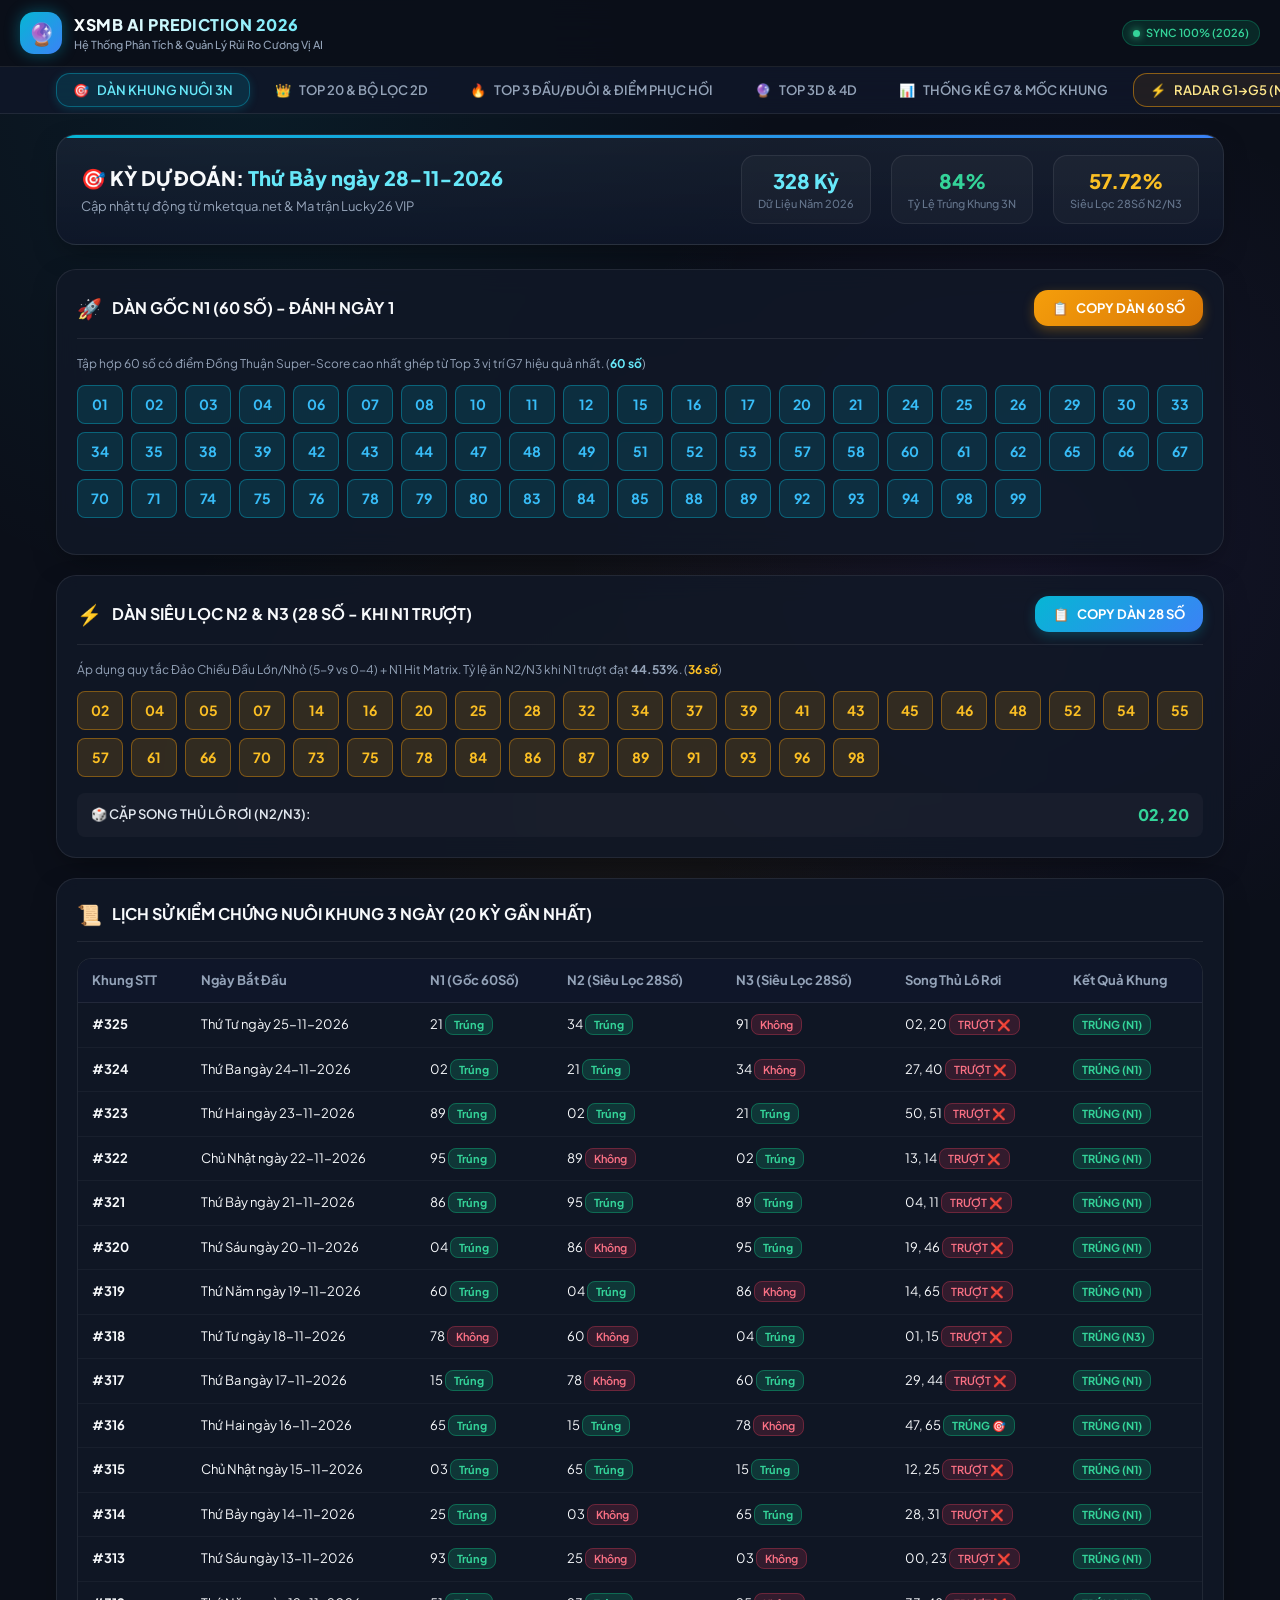
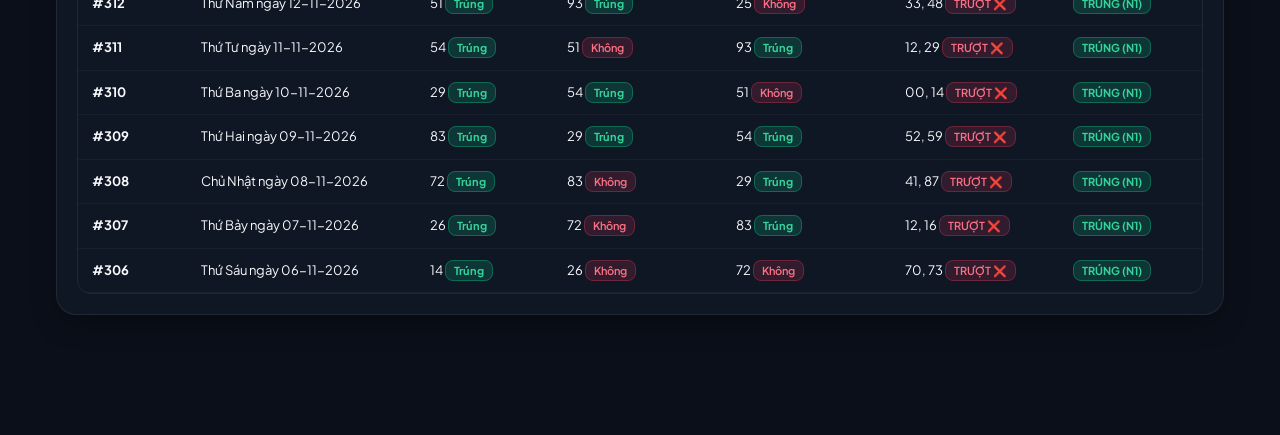
<file: index.html>
<!DOCTYPE html>
<html lang="vi">
<head>
    <meta charset="UTF-8">
    <meta name="viewport" content="width=device-width, initial-scale=1.0, maximum-scale=1.0, user-scalable=no">
    <title>XSMB AI Prediction 2026 - Mini App Phân Tích XSMB</title>
    <link rel="stylesheet" href="style.css?v=20260827">
</head>
<body>

    <!-- APP HEADER -->
    <header class="app-header">
        <div class="brand">
            <div class="brand-logo">🔮</div>
            <div class="brand-info">
                <h1>XSMB AI PREDICTION 2026</h1>
                <p>Hệ Thống Phân Tích & Quản Lý Rủi Ro Cương Vị AI</p>
            </div>
        </div>

        <div class="header-status">
            <div class="status-badge">
                <span class="pulse-dot"></span>
                <span>SYNC 100% (2026)</span>
            </div>
        </div>
    </header>

    <!-- NAVIGATION TABS WRAPPER -->
    <div class="nav-tabs-wrapper">
        <div class="nav-tabs">
            <button class="tab-btn active" data-tab="tab-frame3d">
                <span>🎯</span> DÀN KHUNG NUÔI 3N
            </button>
            <button class="tab-btn" data-tab="tab-top20">
                <span>👑</span> TOP 20 & BỘ LỌC 2D
            </button>
            <button class="tab-btn" data-tab="tab-top3dd">
                <span>🔥</span> TOP 3 ĐẦU/ĐUÔI & ĐIỂM PHỤC HỒI
            </button>
            <button class="tab-btn" data-tab="tab-cang3d4d">
                <span>🔮</span> TOP 3D & 4D
            </button>
            <button class="tab-btn" data-tab="tab-stats">
                <span>📊</span> THỐNG KÊ G7 & MỐC KHUNG
            </button>
            <button class="tab-btn" data-tab="tab-soicau-g1g5" style="border: 1px solid rgba(245, 158, 11, 0.5); color: #fde68a; background: rgba(245, 158, 11, 0.08);">
                <span>⚡</span> RADAR G1→G5 (MÀU SỐ)
            </button>
        </div>
    </div>

    <!-- MAIN CONTAINER -->
    <main class="container">

        <!-- HERO DASHBOARD BANNER -->
        <div class="hero-banner">
            <div class="hero-meta">
                <h2>🎯 KỲ DỰ ĐOÁN: <span id="heroLastDate" style="color: #67E8F9;">Đang nạp...</span></h2>
                <p>Cập nhật tự động từ mketqua.net & Ma trận Lucky26 VIP</p>
            </div>
            <div class="hero-stats">
                <div class="stat-box">
                    <div class="stat-value" id="heroTotalDays">235 Kỳ</div>
                    <div class="stat-label">Dữ Liệu Năm 2026</div>
                </div>
                <div class="stat-box">
                    <div class="stat-value" style="color: #34D399;" id="heroFrameRate">87.50%</div>
                    <div class="stat-label">Tỷ Lệ Trúng Khung 3N</div>
                </div>
                <div class="stat-box">
                    <div class="stat-value" style="color: #FBBF24;" id="heroN2N3Rate">44.53%</div>
                    <div class="stat-label">Siêu Lọc 28Số N2/N3</div>
                </div>
            </div>
        </div>

        <!-- TAB 1: DÀN KHUNG NUÔI 3 NGÀY & SIÊU LỌC -->
        <section id="tab-frame3d" class="tab-content active">
            
            <!-- Card 1: Dàn Gốc N1 (60 Số) -->
            <div class="card">
                <div class="card-header">
                    <div class="card-title">
                        <span class="icon">🚀</span>
                        <span>DÀN GỐC N1 (60 SỐ) - ĐÁNH NGÀY 1</span>
                    </div>
                    <button class="btn btn-gold" id="btnCopyN1">
                        <span>📋</span> COPY DÀN 60 SỐ
                    </button>
                </div>
                <p style="font-size: 12px; color: #94A3B8; margin-bottom: 12px;">
                    Tập hợp 60 số có điểm Đồng Thuận Super-Score cao nhất ghép từ Top 3 vị trí G7 hiệu quả nhất. (<span id="countN1Label" style="color: #67E8F9; font-weight:700;">60 số</span>)
                </p>
                <div class="number-grid" id="gridN1Numbers">
                    <!-- Dynamic Numbers -->
                </div>
            </div>

            <!-- Card 2: Dàn Siêu Lọc N2 & N3 (28 Số) -->
            <div class="card">
                <div class="card-header">
                    <div class="card-title">
                        <span class="icon">⚡</span>
                        <span>DÀN SIÊU LỌC N2 & N3 (28 SỐ - KHI N1 TRƯỢT)</span>
                    </div>
                    <button class="btn" id="btnCopyN2">
                        <span>📋</span> COPY DÀN 28 SỐ
                    </button>
                </div>
                <p style="font-size: 12px; color: #94A3B8; margin-bottom: 12px;">
                    Áp dụng quy tắc Đảo Chiều Đầu Lớn/Nhỏ (5-9 vs 0-4) + N1 Hit Matrix. Tỷ lệ ăn N2/N3 khi N1 trượt đạt <strong>44.53%</strong>. (<span id="countN2Label" style="color: #FBBF24; font-weight:700;">28 số</span>)
                </p>
                <div class="number-grid" id="gridN2Numbers">
                    <!-- Dynamic Numbers -->
                </div>

                <div style="margin-top: 14px; padding: 10px 14px; background: rgba(255, 255, 255, 0.03); border-radius: 8px; display: flex; justify-content: space-between; align-items: center;">
                    <span style="font-size: 13px; font-weight: 600; color: #E2E8F0;">🎲 CẶP SONG THỦ LÔ RƠI (N2/N3):</span>
                    <span style="font-size: 16px; font-weight: 800; color: #34D399;" id="stlPairLabel">---</span>
                </div>
            </div>

            <!-- Card 3: Nhật Ký Kiểm Chứng Khung 3 Ngày (235 Kỳ) -->
            <div class="card">
                <div class="card-header">
                    <div class="card-title">
                        <span class="icon">📜</span>
                        <span>LỊCH SỬ KIỂM CHỨNG NUÔI KHUNG 3 NGÀY (20 KỲ GẦN NHẤT)</span>
                    </div>
                </div>
                <div class="table-responsive">
                    <table class="custom-table">
                        <thead>
                            <tr>
                                <th>Khung STT</th>
                                <th>Ngày Bắt Đầu</th>
                                <th>N1 (Gốc 60Số)</th>
                                <th>N2 (Siêu Lọc 28Số)</th>
                                <th>N3 (Siêu Lọc 28Số)</th>
                                <th>Song Thủ Lô Rơi</th>
                                <th>Kết Quả Khung</th>
                            </tr>
                        </thead>
                        <tbody id="tbodyFrameHistory">
                            <!-- Dynamic Table Rows -->
                        </tbody>
                    </table>
                </div>
            </div>
        </section>

        <!-- TAB 2: TOP 20 & BỘ LỌC 2D LIVE -->
        <section id="tab-top20" class="tab-content">
            
            <!-- Bộ Lọc 2D Live Interactive Tool -->
            <div class="card">
                <div class="card-header">
                    <div class="card-title">
                        <span class="icon">🎛️</span>
                        <span>BỘ LỌC 2D THÔNG MINH LIVE (CHẠM & TỔNG)</span>
                    </div>
                    <button class="btn" id="btnCopyFiltered2D">
                        <span>📋</span> COPY DÀN LỌC
                    </button>
                </div>

                <div class="filter-box">
                    <div class="filter-group">
                        <label class="filter-label">🎯 LỌC THEO CHẠM (Ví dụ: 2358)</label>
                        <input type="text" id="filterChamInput" class="filter-input" placeholder="Nhập các Chạm (mặc định: 0123456789)">
                    </div>
                    <div class="filter-group">
                        <label class="filter-label">📐 LỌC THEO TỔNG (Ví dụ: 1267)</label>
                        <input type="text" id="filterTongInput" class="filter-input" placeholder="Nhập các Tổng (mặc định: 0123456789)">
                    </div>
                </div>

                <p style="font-size: 12px; color: #94A3B8; margin-bottom: 12px;">
                    Kết quả lọc ma trận 100 số theo Chạm & Tổng đã chọn: (<span id="count2DFiltered" style="color: #67E8F9; font-weight:700;">100 số</span>)
                </p>
                <div class="number-grid" id="grid2DFiltered">
                    <!-- Dynamic Numbers -->
                </div>
            </div>

            <!-- Top 20 Super-Score Cards -->
            <div class="card">
                <div class="card-header">
                    <div class="card-title">
                        <span class="icon">👑</span>
                        <span>TOP 20 DỰ ĐOÁN ĐỒNG THUẬN SUPER-SCORE</span>
                    </div>
                    <button class="btn btn-gold" id="btnCopyTop20">
                        <span>📋</span> COPY TOP 20
                    </button>
                </div>
                <div class="number-grid" id="gridTop20Cards" style="grid-template-columns: repeat(auto-fill, minmax(70px, 1fr));">
                    <!-- Dynamic Cards -->
                </div>
            </div>
        </section>

        <!-- TAB 3: TOP 3 ĐẦU / TOP 3 ĐUÔI & ĐIỂM PHỤC HỒI -->
        <section id="tab-top3dd" class="tab-content">
            
            <div class="card">
                <div class="card-header">
                    <div class="card-title">
                        <span class="icon">🔥</span>
                        <span>TOP 3 ĐẦU & TOP 3 ĐUÔI VÀ DÀN 9 SỐ GHÉP</span>
                    </div>
                </div>

                <div style="display: grid; grid-template-columns: repeat(auto-fit, minmax(280px, 1fr)); gap: 16px; margin-bottom: 16px;">
                    <div style="background: rgba(30, 41, 59, 0.6); padding: 16px; border-radius: 12px; border: 1px solid var(--border-color);">
                        <div style="font-size: 12px; color: #94A3B8; font-weight: 700;">TOP 3 ĐẦU DỰ ĐOÁN (ĐỘNG 30N + PHỤC HỒI)</div>
                        <div style="font-size: 24px; font-weight: 800; color: #67E8F9; margin: 6px 0;" id="lblTop3Head">Đầu 2 - Đầu 1 - Đầu 3</div>
                        <div style="font-size: 11px; color: #34D399;">Tỷ lệ ăn 1N: <strong id="rateHead1N">28.63%</strong> | 3N: <strong id="rateHead3N">69.83%</strong></div>
                    </div>

                    <div style="background: rgba(30, 41, 59, 0.6); padding: 16px; border-radius: 12px; border: 1px solid var(--border-color);">
                        <div style="font-size: 12px; color: #94A3B8; font-weight: 700;">TOP 3 ĐUÔI DỰ ĐOÁN (ĐỘNG 30N + PHỤC HỒI)</div>
                        <div style="font-size: 24px; font-weight: 800; color: #FBBF24; margin: 6px 0;" id="lblTop3Tail">Đuôi 3 - Đuôi 7 - Đuôi 8</div>
                        <div style="font-size: 11px; color: #34D399;">Tỷ lệ ăn 1N: <strong id="rateTail1N">25.64%</strong> | 3N: <strong id="rateTail3N">61.64%</strong></div>
                    </div>
                </div>

                <div class="card-header" style="margin-top: 10px;">
                    <div class="card-title" style="font-size: 14px;">
                        <span>🎲 DÀN 9 SỐ GHÉP (ĐẦU x ĐUÔI)</span>
                    </div>
                    <button class="btn" id="btnCopyDan9">📋 COPY 9 SỐ</button>
                </div>
                <div class="number-grid" id="gridDan9Numbers">
                    <!-- Dynamic Numbers -->
                </div>
            </div>

            <!-- Card: Bảng Điểm Phục Hồi & Trừ Bão Hòa Chi Tiết -->
            <div class="card">
                <div class="card-header">
                    <div class="card-title">
                        <span class="icon">📈</span>
                        <span>BẢNG PHÂN TÍCH ĐIỂM TRỪ BÃỎ HÒA & ĐIỂM PHỤC HỒI NỔ LẠI (0-9)</span>
                    </div>
                </div>
                <p style="font-size: 12px; color: #94A3B8; margin-bottom: 12px;">
                    Đơn vị tính: <strong>Trừ Bão Hòa</strong> (Khi nổ 1-3 ngày trước) | <strong>Điểm Phục Hồi 🔥 (+4.5đ)</strong> (Cho các Đầu/Đuôi từng nổ mạnh nay ở ngưỡng nén ngày thứ 4 - 7 của chu kỳ gan).
                </p>

                <div class="table-responsive">
                    <table class="custom-table">
                        <thead>
                            <tr>
                                <th>Chữ Số</th>
                                <th>Loại</th>
                                <th>Tần Suất 30N</th>
                                <th>Nhịp Gan (Ngày)</th>
                                <th>Trừ Bão Hòa</th>
                                <th>Điểm Phục Hồi 🔥</th>
                                <th>Tổng Điểm AI</th>
                                <th>Trạng Thái Nhịp</th>
                            </tr>
                        </thead>
                        <tbody id="tbodyRecoveryScoring">
                            <!-- Dynamic Rows for 0-9 Heads & Tails -->
                        </tbody>
                    </table>
                </div>
            </div>

        </section>

        <!-- TAB 4: TOP 3D & 4D -->
        <section id="tab-cang3d4d" class="tab-content">
            
            <!-- Summary Stats for 3D & 4D -->
            <div style="display: grid; grid-template-columns: repeat(auto-fit, minmax(240px, 1fr)); gap: 16px; margin-bottom: 16px;">
                <div style="background: rgba(30, 41, 59, 0.6); padding: 16px; border-radius: 12px; border: 1px solid var(--border-color);">
                    <div style="font-size: 12px; color: #94A3B8; font-weight: 700;">TỶ LỆ TRÚNG BA CÀNG (3D TOP 20)</div>
                    <div style="font-size: 24px; font-weight: 800; color: #FBBF24; margin: 6px 0;" id="stat3DRate">7.69%</div>
                    <div style="font-size: 11px; color: #34D399;">Đã trúng <strong id="stat3DHits">18/234</strong> kỳ (Ghép Top Càng 0,2,4,5,7 x Top20 2D)</div>
                </div>

                <div style="background: rgba(30, 41, 59, 0.6); padding: 16px; border-radius: 12px; border: 1px solid var(--border-color);">
                    <div style="font-size: 12px; color: #94A3B8; font-weight: 700;">TỶ LỆ TRÚNG BỐN CÀNG (4D TOP 20)</div>
                    <div style="font-size: 24px; font-weight: 800; color: #C084FC; margin: 6px 0;" id="stat4DRate">1.71%</div>
                    <div style="font-size: 11px; color: #34D399;">Đã trúng <strong id="stat4DHits">4/234</strong> kỳ (Ghép Top Càng 0,2 x Top 3D)</div>
                </div>
            </div>

            <div class="card">
                <div class="card-header">
                    <div class="card-title">
                        <span class="icon">🔮</span>
                        <span>TOP 20 BA CÀNG (3D) MẠNH NHẤT</span>
                    </div>
                    <button class="btn btn-gold" id="btnCopy3D">📋 COPY TOP 20 3D</button>
                </div>
                <div class="number-grid" id="grid3DList" style="grid-template-columns: repeat(auto-fill, minmax(75px, 1fr));">
                    <!-- Dynamic 3D Numbers -->
                </div>
            </div>

            <div class="card">
                <div class="card-header">
                    <div class="card-title">
                        <span class="icon">✨</span>
                        <span>TOP 20 BỐN CÀNG (4D) MẠNH NHẤT</span>
                    </div>
                    <button class="btn" id="btnCopy4D">📋 COPY TOP 20 4D</button>
                </div>
                <div class="number-grid" id="grid4DList" style="grid-template-columns: repeat(auto-fill, minmax(85px, 1fr));">
                    <!-- Dynamic 4D Numbers -->
                </div>
            </div>

            <!-- Card: Nhật Ký Kiểm Chứng Lịch Sử 3D & 4D -->
            <div class="card">
                <div class="card-header">
                    <div class="card-title">
                        <span class="icon">📜</span>
                        <span>LỊCH SỬ KIỂM CHỨNG 3D & 4D NĂM 2026 (20 KỲ GẦN NHẤT)</span>
                    </div>
                </div>
                <div class="table-responsive">
                    <table class="custom-table">
                        <thead>
                            <tr>
                                <th>STT</th>
                                <th>Ngày Quay</th>
                                <th>Giải Đặc Biệt</th>
                                <th>Thực Tế 3D (3 Càng)</th>
                                <th>Kết Quả 3D</th>
                                <th>Thực Tế 4D (4 Càng)</th>
                                <th>Kết Quả 4D</th>
                            </tr>
                        </thead>
                        <tbody id="tbody3D4DHistory">
                            <!-- Dynamic Table Rows -->
                        </tbody>
                    </table>
                </div>
            </div>
        </section>

        <!-- TAB 5: THỐNG KÊ G7 & MỐC KHUNG -->
        <section id="tab-stats" class="tab-content">
            
            <!-- Card: Dự Đoán & Phong Độ Lô G7 & Cầu Ghép Góc / Móc Chung -->
            <div class="card" style="border: 1px solid rgba(52, 211, 153, 0.4); background: linear-gradient(180deg, rgba(16, 185, 129, 0.08) 0%, rgba(15, 23, 42, 0.85) 100%);">
                <div class="card-header">
                    <div class="card-title">
                        <span class="icon">🎲</span>
                        <span>DỰ ĐOÁN & PHONG ĐỘ LÔ G7 & CẦU GHÉP GÓC (MÓC CHUNG)</span>
                    </div>
                    <span class="badge badge-gold" id="badgeStlGocRate" style="background: rgba(52, 211, 153, 0.2); color: #34D399; border: 1px solid rgba(52, 211, 153, 0.4); padding: 4px 10px; border-radius: 6px; font-weight: 700; font-size: 12px;">Tỷ Lệ Nổ: --%</span>
                </div>
                
                <div style="display: grid; grid-template-columns: repeat(auto-fit, minmax(240px, 1fr)); gap: 14px; margin-bottom: 14px;">
                    <div style="background: rgba(30, 41, 59, 0.7); padding: 12px; border-radius: 10px; border: 1px solid var(--border-color);">
                        <div style="font-size: 11px; color: #94A3B8; font-weight: 700;">SONG THỦ LÔ CẦU GHÉP GÓC (G7.1 + G7.4)</div>
                        <div style="font-size: 22px; font-weight: 800; color: #34D399; margin: 4px 0;" id="lblStlGocNext">-- - --</div>
                        <div style="font-size: 11px; color: #94A3B8;">Đã nổ <strong id="lblStlGocHits" style="color:#FBBF24;">-- kỳ</strong> (<span id="lblStlGocNhay">-- nháy</span> năm 2026)</div>
                    </div>
                    
                    <div style="background: rgba(30, 41, 59, 0.7); padding: 12px; border-radius: 10px; border: 1px solid var(--border-color);">
                        <div style="font-size: 11px; color: #94A3B8; font-weight: 700;">BẠCH THỦ LÔ CẦU GHÉP GÓC</div>
                        <div style="font-size: 22px; font-weight: 800; color: #67E8F9; margin: 4px 0;" id="lblBtlGocNext">--</div>
                        <div style="font-size: 11px; color: #34D399;">Hỏa lực chính ghép góc G7</div>
                    </div>
                </div>

                <div style="margin-bottom: 8px;">
                    <div style="font-size: 13px; font-weight: 700; color: #34D399; margin-bottom: 8px;">🔥 TOP 4 LÔ TIỀM NĂNG G7 & MÓC CHUNG CHO KỲ TỚI:</div>
                    <div class="number-grid" id="gridTopLoG7" style="grid-template-columns: repeat(auto-fill, minmax(140px, 1fr));">
                        <!-- Dynamic Top 4 Lô Cards -->
                    </div>
                </div>
            </div>

            <!-- High Confidence Burst Prediction Card -->
            <div class="card" style="border: 1px solid rgba(245, 158, 11, 0.4); background: linear-gradient(180deg, rgba(245, 158, 11, 0.08) 0%, rgba(15, 23, 42, 0.85) 100%);">
                <div class="card-header">
                    <div class="card-title">
                        <span class="icon">🎯</span>
                        <span>DỰ ĐOÁN DÀN NỔ HỎA LỰC THEO THỨ (TỶ LỆ 85.3% - 97%)</span>
                    </div>
                    <button class="btn btn-gold" id="btnCopyDowBurst">📋 COPY 20 SỐ HỎA LỰC</button>
                </div>
                
                <div style="display: grid; grid-template-columns: repeat(auto-fit, minmax(260px, 1fr)); gap: 14px; margin-bottom: 14px;">
                    <div style="background: rgba(30, 41, 59, 0.7); padding: 12px; border-radius: 10px; border: 1px solid var(--border-color);">
                        <div style="font-size: 11px; color: #94A3B8; font-weight: 700;">KỲ DỰ ĐOÁN TIẾP THEO</div>
                        <div style="font-size: 20px; font-weight: 800; color: #67E8F9;" id="lblDowNextDay">Thứ Sáu</div>
                        <div style="font-size: 11px; color: #34D399;">Vị trí G7 phong độ: <span id="lblDowG7Pos" style="font-weight: 700;">G7.1 & G7.4</span></div>
                    </div>
                    
                    <div style="background: rgba(30, 41, 59, 0.7); padding: 12px; border-radius: 10px; border: 1px solid var(--border-color);">
                        <div style="font-size: 11px; color: #94A3B8; font-weight: 700;">TỔNG ÉP HẠ & CHẠM ƯU TIÊN</div>
                        <div style="font-size: 14px; font-weight: 800; color: #FBBF24; margin-top: 2px;" id="lblDowTargetSums">Tổng 8, 1, 3, 6</div>
                        <div style="font-size: 11px; color: #94A3B8;">Chạm chính: <span id="lblDowChamSet" style="color: #67E8F9; font-weight:700;">0, 1, 2, 3, 5, 6, 7, 8</span></div>
                    </div>
                </div>

                <div style="margin-bottom: 12px;">
                    <div style="font-size: 13px; font-weight: 700; color: #FBBF24; margin-bottom: 8px;">⚡ DÀN 20 SỐ NỔ HỎA LỰC MẠNH NHẤT DỰ ĐOÁN TIẾP THEO:</div>
                    <div class="number-grid" id="gridDowBurst20">
                        <!-- Dynamic 20 Burst Numbers -->
                    </div>
                </div>
            </div>

            <!-- Window Selection Card -->
            <div class="card">
                <div class="card-header">
                    <div class="card-title">
                        <span class="icon">🗓️</span>
                        <span>PHÂN TÍCH VỊ TRÍ G7 THEO CÁC MỐC KHUNG THỜI GIAN</span>
                    </div>
                </div>

                <div style="display: flex; gap: 10px; margin-bottom: 16px; flex-wrap: wrap;" id="windowSelectorBtns">
                    <button class="btn btn-gold window-btn active" data-window="30">🚀 Khung 30 Ngày</button>
                    <button class="btn btn-secondary window-btn" data-window="60">🔥 Khung 60 Ngày</button>
                    <button class="btn btn-secondary window-btn" data-window="90">🔮 Khung 90 Ngày</button>
                    <button class="btn btn-secondary window-btn" data-window="all">📊 Toàn Bộ 2026 (235 Kỳ)</button>
                </div>

                <div style="display: grid; grid-template-columns: repeat(auto-fit, minmax(180px, 1fr)); gap: 12px; margin-bottom: 12px;" id="gridG7RankingCards">
                    <!-- Dynamic G7 Ranking Cards -->
                </div>
            </div>

            <!-- Performance By DOW Card -->
            <div class="card">
                <div class="card-header">
                    <div class="card-title">
                        <span class="icon">📊</span>
                        <span>HIỆU SUẤT VỊ TRÍ G7 THEO CÁC THỨ TRONG TUẦN (2026)</span>
                    </div>
                </div>
                <div class="table-responsive">
                    <table class="custom-table">
                        <thead>
                            <tr>
                                <th>Thứ Trong Tuần</th>
                                <th>Số Kỳ Đánh Giá</th>
                                <th>Vị Trí G7 Nổ Mạnh</th>
                                <th>Tỷ Lệ Ăn Chạm (%)</th>
                                <th>Tỷ Lệ Ép Hạ Dàn (%)</th>
                            </tr>
                        </thead>
                        <tbody id="tbodyDowStats">
                            <!-- Dynamic Rows -->
                        </tbody>
                    </table>
                </div>
            </div>
        </section>

        <!-- TAB 6: RADAR SOI CẦU G1-G5 & LỌC CẤP 4 (NHẬN DIỆN MÀU SẮC) -->
        <section id="tab-soicau-g1g5" class="tab-content">
            <div style="margin-bottom: 12px; display: flex; justify-content: flex-end;">
                <a href="soi_cau_g1_g5_app.html" target="_blank" class="btn btn-gold" style="font-size: 12px; text-decoration: none;">
                    <span>🚀</span> MỞ TOÀN MÀN HÌNH (MINI APP ĐỘC LẬP)
                </a>
            </div>
            <iframe src="soi_cau_g1_g5_app.html" style="width: 100%; height: 1400px; border: 1px solid rgba(255,255,255,0.1); border-radius: 20px; box-shadow: 0 10px 30px rgba(0,0,0,0.5);"></iframe>
        </section>

    </main>

    <script src="app.js?v=20260827_4"></script>
</body>
</html>
</file>
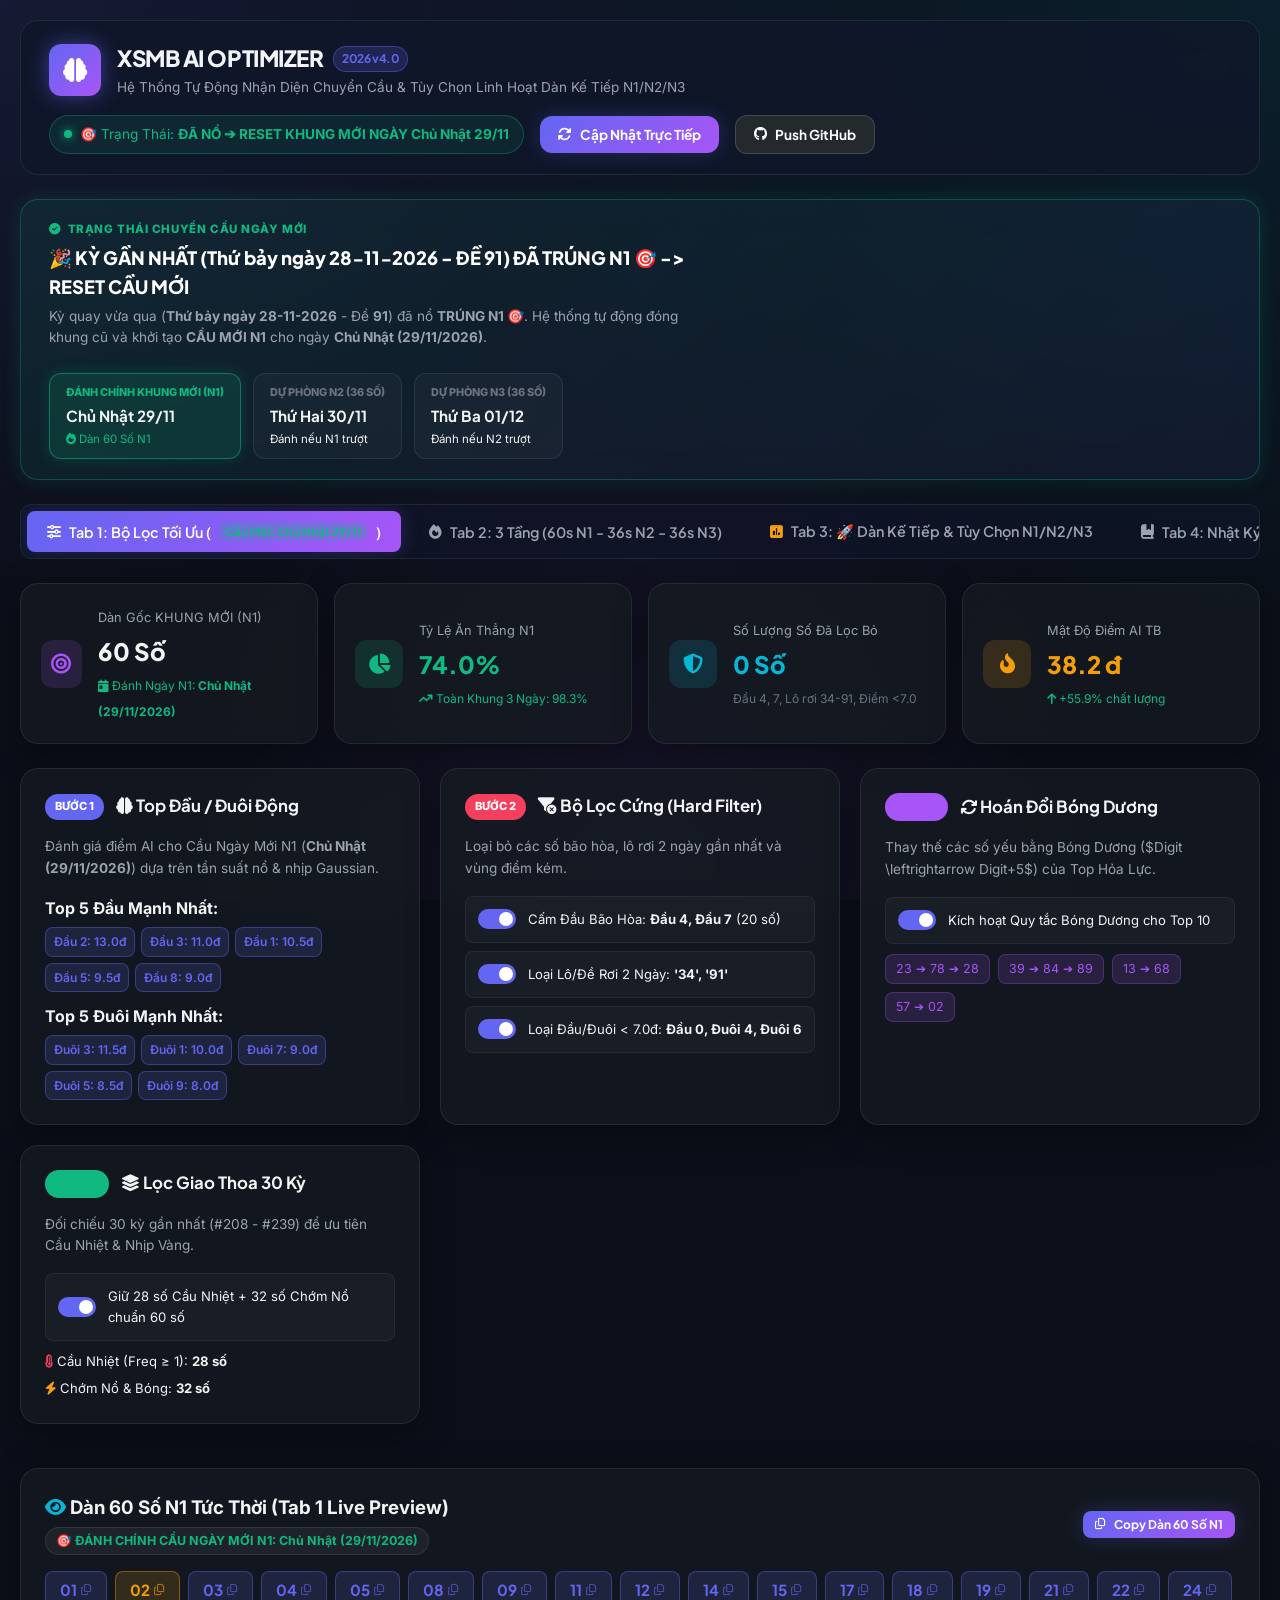
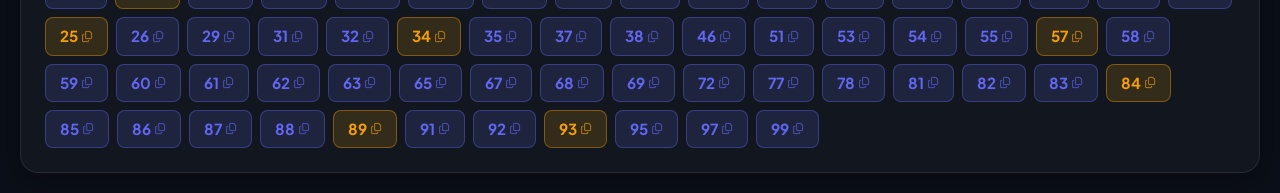
<file: 58_up_to_75/index.html>
<!DOCTYPE html>
<html lang="vi">
<head>
    <meta charset="UTF-8">
    <meta name="viewport" content="width=device-width, initial-scale=1.0, maximum-scale=1.0, user-scalable=no, viewport-fit=cover">
    <meta name="apple-mobile-web-app-capable" content="yes">
    <meta name="apple-mobile-web-app-status-bar-style" content="black-translucent">
    <meta name="apple-mobile-web-app-title" content="XSMB AI 2026">
    <title>AI XSMB 2026 - Mini App Tối Ưu Dàn 60 Số N1 (4 Bước)</title>
    <!-- Google Fonts -->
    <link rel="preconnect" href="https://fonts.googleapis.com">
    <link rel="preconnect" href="https://fonts.gstatic.com" crossorigin>
    <link href="https://fonts.googleapis.com/css2?family=Inter:wght@300;400;500;600;700;800&family=Plus+Jakarta+Sans:wght@500;600;700;800&display=swap" rel="stylesheet">
    <!-- FontAwesome icons -->
    <link rel="stylesheet" href="https://cdnjs.cloudflare.com/ajax/libs/font-awesome/6.4.0/css/all.min.css">
    <link rel="stylesheet" href="styles.css?v=20261128190945">
</head>
<body>
    <div class="app-container">
        <!-- Header / Navbar -->
        <header class="main-header">
            <div class="header-brand">
                <div class="logo-icon">
                    <i class="fa-solid fa-brain"></i>
                </div>
                <div>
                    <h1 class="brand-title">XSMB AI OPTIMIZER <span class="badge-v2">2026 v4.0</span></h1>
                    <p class="brand-subtitle">Hệ Thống Tự Động Nhận Diện Chuyển Cầu &amp; Tùy Chọn Linh Hoạt Dàn Kế Tiếp N1/N2/N3</p>
                </div>
            </div>
            <div class="header-actions">
                <div class="status-indicator">
                    <span class="pulse-dot"></span>
                    <span class="status-text" id="hdr-frame-status">🎯 Trạng Thái: <strong class="text-emerald">ĐÃ NỔ N1 ➔ RESET KHUNG MỚI NGÀY 01/09</strong></span>
                </div>
                <button id="btn-fetch-live" class="btn btn-primary" title="Cập nhật kết quả trực tiếp từ ketqua16.net">
                    <i class="fa-solid fa-arrows-rotate"></i> Cập Nhật Trực Tiếp
                </button>
                <button id="btn-export-git" class="btn btn-github">
                    <i class="fa-brands fa-github"></i> Push GitHub
                </button>
            </div>
        </header>

        <!-- Dynamic Frame Alert Box -->
        <div class="frame-alert-box glass" id="frame-alert-banner">
            <div class="alert-content">
                <div class="alert-badge"><i class="fa-solid fa-circle-check text-emerald"></i> TRẠNG THÁI CHUYỂN CẦU NGÀY MỚI</div>
                <h3 id="alert-title">🎉 KHUNG TRƯỚC ĐÃ NỔ N2 THÀNH CÔNG (ĐỀ 81)! ĐÃ RESET CHUYỂN CẦU NGÀY MỚI</h3>
                <p id="alert-desc">Kỳ vừa qua (Thứ Năm ngày 10-09-2026 - Đề 81) đã nổ <strong>TRÚNG N2 🎯</strong>. Hệ thống tự động đóng khung cũ và khởi tạo <strong>KHUNG MỚI N1</strong> cho ngày tiếp theo.</p>
            </div>
            <div class="alert-dates">
                <div class="date-chip active">
                    <span class="chip-label">ĐÁNH CHÍNH KHUNG MỚI (N1)</span>
                    <strong id="chip-n1-date">Thứ Sáu (11/09/2026)</strong>
                    <span class="chip-status text-emerald"><i class="fa-solid fa-fire"></i> Dàn 60 Số N1</span>
                </div>
                <div class="date-chip">
                    <span class="chip-label">DỰ PHÒNG N2 (36 SỐ)</span>
                    <strong id="chip-n2-date">Thứ Bảy (12/09/2026)</strong>
                    <span class="chip-status text-secondary">Đánh nếu N1 trượt</span>
                </div>
                <div class="date-chip">
                    <span class="chip-label">DỰ PHÒNG N3 (36 SỐ)</span>
                    <strong id="chip-n3-date">Chủ Nhật (13/09/2026)</strong>
                    <span class="chip-status text-secondary">Đánh nếu N2 trượt</span>
                </div>
            </div>
        </div>

        <!-- Navigation Tabs -->
        <nav class="nav-tabs">
            <button class="tab-btn active" data-tab="tab-optimizer">
                <i class="fa-solid fa-sliders"></i> Tab 1: Bộ Lọc Tối Ưu (<span class="badge-tab-date" id="tab1-date-badge">Cầu Mới: Thứ Sáu 11/09</span>)
            </button>
            <button class="tab-btn" data-tab="tab-results">
                <i class="fa-solid fa-fire"></i> Tab 2: 3 Tầng (60s N1 - 36s N2 - 36s N3)
            </button>
            <button class="tab-btn" data-tab="tab-next-day">
                <i class="fa-solid fa-square-poll-vertical text-amber"></i> Tab 3: 🚀 Dàn Kế Tiếp &amp; Tùy Chọn N1/N2/N3
            </button>
            <button class="tab-btn" data-tab="tab-frame-history">
                <i class="fa-solid fa-book-bookmark"></i> Tab 4: Nhật Ký Khung 2026
            </button>
            <button class="tab-btn" data-tab="tab-analytics">
                <i class="fa-solid fa-chart-line"></i> Tab 5: Phân Tích Win Rate
            </button>
            <button class="tab-btn" data-tab="tab-history">
                <i class="fa-solid fa-database"></i> Tab 6: Lịch Sử Quay (247 Kỳ)
            </button>
            <button class="tab-btn" data-tab="tab-soicau-g1g5" style="border: 1px solid rgba(245, 158, 11, 0.6); color: #fde68a; background: rgba(245, 158, 11, 0.12);">
                <i class="fa-solid fa-bolt text-amber"></i> Tab 7: ⚡ Radar G1→G5 (Màu Số Live)
            </button>
        </nav>

        <!-- TAB 1: BỘ LỌC TỐI ƯU 4 BƯỚC -->
        <section id="tab-optimizer" class="tab-content active">
            <!-- Metric Overview Cards -->
            <div class="metrics-grid">
                <div class="metric-card glass">
                    <div class="metric-icon purple"><i class="fa-solid fa-bullseye"></i></div>
                    <div class="metric-info">
                        <span class="metric-label">Dàn Gốc KHUNG MỚI (N1)</span>
                        <h3 class="metric-value" id="metric-size">60 Số</h3>
                        <span class="metric-sub text-emerald"><i class="fa-solid fa-calendar-day"></i> Đánh Ngày N1: <strong id="m-n1-date">Thứ Sáu (11/09/2026)</strong></span>
                    </div>
                </div>
                <div class="metric-card glass">
                    <div class="metric-icon green"><i class="fa-solid fa-chart-pie"></i></div>
                    <div class="metric-info">
                        <span class="metric-label">Tỷ Lệ Ăn Thẳng N1</span>
                        <h3 class="metric-value text-emerald" id="metric-winrate">74.0%</h3>
                        <span class="metric-sub text-emerald"><i class="fa-solid fa-arrow-trend-up"></i> Toàn Khung 3 Ngày: 98.3%</span>
                    </div>
                </div>
                <div class="metric-card glass">
                    <div class="metric-icon cyan"><i class="fa-solid fa-shield-halved"></i></div>
                    <div class="metric-info">
                        <span class="metric-label">Số Lượng Số Đã Lọc Bỏ</span>
                        <h3 class="metric-value text-cyan" id="metric-filtered">36 Số</h3>
                        <span class="metric-sub" id="metric-filtered-desc">Đầu 4, 7, Lô rơi 44-21, Điểm &lt;7.0</span>
                    </div>
                </div>
                <div class="metric-card glass">
                    <div class="metric-icon amber"><i class="fa-solid fa-fire-flame-curved"></i></div>
                    <div class="metric-info">
                        <span class="metric-label">Mật Độ Điểm AI TB</span>
                        <h3 class="metric-value text-amber" id="metric-score">38.2 đ</h3>
                        <span class="metric-sub text-emerald"><i class="fa-solid fa-arrow-up"></i> +55.9% chất lượng</span>
                    </div>
                </div>
            </div>

            <!-- 4-Step Interactive Optimizer Controls -->
            <div class="optimizer-grid">
                <!-- STEP 1 -->
                <div class="step-card glass">
                    <div class="step-header">
                        <span class="step-badge">BƯỚC 1</span>
                        <h3><i class="fa-solid fa-brain"></i> Top Đầu / Đuôi Động</h3>
                    </div>
                    <p class="step-desc">Đánh giá điểm AI cho Cầu Ngày Mới N1 (<strong id="step1-n1-lbl">Thứ Tư 02/09/2026</strong>) dựa trên tần suất nổ &amp; nhịp Gaussian.</p>
                    <div class="step-controls">
                        <div class="scores-mini-panel">
                            <h4>Top 5 Đầu Mạnh Nhất:</h4>
                            <div class="badge-group" id="head-scores-list">
                                <span class="score-badge active clickable-pill" data-copy="2">Đầu 2: 13.0đ</span>
                                <span class="score-badge active clickable-pill" data-copy="3">Đầu 3: 11.0đ</span>
                                <span class="score-badge active clickable-pill" data-copy="1">Đầu 1: 10.5đ</span>
                                <span class="score-badge active clickable-pill" data-copy="5">Đầu 5: 9.5đ</span>
                                <span class="score-badge active clickable-pill" data-copy="8">Đầu 8: 9.0đ</span>
                            </div>
                            <h4 style="margin-top: 12px;">Top 5 Đuôi Mạnh Nhất:</h4>
                            <div class="badge-group" id="tail-scores-list">
                                <span class="score-badge active clickable-pill" data-copy="3">Đuôi 3: 11.5đ</span>
                                <span class="score-badge active clickable-pill" data-copy="1">Đuôi 1: 10.0đ</span>
                                <span class="score-badge active clickable-pill" data-copy="7">Đuôi 7: 9.0đ</span>
                                <span class="score-badge active clickable-pill" data-copy="5">Đuôi 5: 8.5đ</span>
                                <span class="score-badge active clickable-pill" data-copy="9">Đuôi 9: 8.0đ</span>
                            </div>
                        </div>
                    </div>
                </div>

                <!-- STEP 2 -->
                <div class="step-card glass">
                    <div class="step-header">
                        <span class="step-badge badge-danger">BƯỚC 2</span>
                        <h3><i class="fa-solid fa-filter-circle-xmark"></i> Bộ Lọc Cứng (Hard Filter)</h3>
                    </div>
                    <p class="step-desc">Loại bỏ các số bão hòa, lô rơi 2 ngày gần nhất và vùng điểm kém.</p>
                    <div class="step-controls">
                        <label class="toggle-option">
                            <input type="checkbox" id="chk-sat-heads" checked>
                            <span class="toggle-slider"></span>
                            <span class="toggle-label">Cấm Đầu Bão Hòa: <strong>Đầu 4, Đầu 7</strong> (20 số)</span>
                        </label>
                        <label class="toggle-option">
                            <input type="checkbox" id="chk-recent-days" checked>
                            <span class="toggle-slider"></span>
                            <span class="toggle-label">Loại Lô/Đề Rơi 2 Ngày: <strong id="lbl-recent-2days">`44`, `21`</strong></span>
                        </label>
                        <label class="toggle-option">
                            <input type="checkbox" id="chk-low-scores" checked>
                            <span class="toggle-slider"></span>
                            <span class="toggle-label">Loại Đầu/Đuôi &lt; 7.0đ: <strong>Đầu 0, Đuôi 4, Đuôi 6</strong></span>
                        </label>
                    </div>
                </div>

                <!-- STEP 3 -->
                <div class="step-card glass">
                    <div class="step-header">
                        <span class="step-badge badge-purple">BƯỚC 3</span>
                        <h3><i class="fa-solid fa-arrows-rotate"></i> Hoán Đổi Bóng Dương</h3>
                    </div>
                    <p class="step-desc">Thay thế các số yếu bằng Bóng Dương ($Digit \leftrightarrow Digit+5$) của Top Hỏa Lực.</p>
                    <div class="step-controls">
                        <label class="toggle-option">
                            <input type="checkbox" id="chk-shadow-swap" checked>
                            <span class="toggle-slider"></span>
                            <span class="toggle-label">Kích hoạt Quy tắc Bóng Dương cho Top 10</span>
                        </label>
                        <div class="shadow-preview-box">
                            <span class="shadow-tag clickable-pill" data-copy="28">23 ➔ 78 ➔ 28</span>
                            <span class="shadow-tag clickable-pill" data-copy="89">39 ➔ 84 ➔ 89</span>
                            <span class="shadow-tag clickable-pill" data-copy="68">13 ➔ 68</span>
                            <span class="shadow-tag clickable-pill" data-copy="02">57 ➔ 02</span>
                        </div>
                    </div>
                </div>

                <!-- STEP 4 -->
                <div class="step-card glass">
                    <div class="step-header">
                        <span class="step-badge badge-success">BƯỚC 4</span>
                        <h3><i class="fa-solid fa-layer-group"></i> Lọc Giao Thoa 30 Kỳ</h3>
                    </div>
                    <p class="step-desc">Đối chiếu 30 kỳ gần nhất (#208 - #239) để ưu tiên Cầu Nhiệt &amp; Nhịp Vàng.</p>
                    <div class="step-controls">
                        <label class="toggle-option">
                            <input type="checkbox" id="chk-30day-cross" checked>
                            <span class="toggle-slider"></span>
                            <span class="toggle-label">Giữ 28 số Cầu Nhiệt + 32 số Chớm Nổ chuẩn 60 số</span>
                        </label>
                        <div class="freq-info">
                            <span><i class="fa-solid fa-temperature-full text-danger"></i> Cầu Nhiệt (Freq &ge; 1): <strong>28 số</strong></span>
                            <span><i class="fa-solid fa-bolt text-amber"></i> Chớm Nổ &amp; Bóng: <strong>32 số</strong></span>
                        </div>
                    </div>
                </div>
            </div>

            <!-- Tab 1 Live Preview Visual Numbers Box -->
            <div class="card glass" style="margin-top: 20px;">
                <div class="card-header">
                    <div>
                        <h3><i class="fa-solid fa-eye text-cyan"></i> Dàn 60 Số N1 Tức Thời (Tab 1 Live Preview)</h3>
                        <span class="badge-date-tag text-emerald">🎯 ĐÁNH CHÍNH CẦU NGÀY MỚI N1: <strong id="t1-preview-n1-date">Thứ Ba (01/09/2026)</strong></span>
                    </div>
                    <button class="btn btn-sm btn-primary" id="btn-copy-tab1"><i class="fa-regular fa-copy"></i> Copy Dàn 60 Số N1</button>
                </div>
                <div class="number-tags-container" id="tab1-visual-grid">
                    <!-- Dynamic Pills -->
                </div>
            </div>
        </section>

        <!-- TAB 2: DÀN 60 SỐ N1 - 36 SỐ N2 - 36 SỐ N3 -->
        <section id="tab-results" class="tab-content">
            <div class="results-header glass">
                <div>
                    <h2><i class="fa-solid fa-award text-amber"></i> Hệ Thống 3 Tầng Chuẩn Mực (60 - 36 - 36) — Đạt 22-24 Ngày Trúng/Tháng</h2>
                    <p>Sự phối hợp ăn ý 3 tầng: <span class="text-emerald">🎯 N1 (60s): <strong id="t2-n1-lbl">Thứ Ba 01/09</strong></span> ➔ <span class="text-purple">⚡ N2 (36s Tinh Nhuệ): <strong id="t2-n2-lbl">Thứ Tư 02/09</strong></span> ➔ <span class="text-amber">🔥 N3 (36s Chốt Khung): <strong id="t2-n3-lbl">Thứ Năm 03/09</strong></span></p>
                </div>
                <div class="results-actions">
                    <button class="btn btn-primary" id="btn-copy-60">
                        <i class="fa-regular fa-copy"></i> Sao chép Dàn 60 Số N1
                    </button>
                    <button class="btn btn-secondary" id="btn-download-txt">
                        <i class="fa-solid fa-download"></i> Tải File .TXT
                    </button>
                </div>
            </div>

            <!-- Number Grid Presentation (Dàn 60 số N1) -->
            <div class="number-grid-container glass">
                <div class="card-header">
                    <div>
                        <h3><i class="fa-solid fa-dice-six text-emerald"></i> Tầng 1: Dàn Gốc 60 Số N1 — ĐÁNH NGÀY MỚI (N1)</h3>
                        <span class="badge-date-tag text-emerald">🎯 ĐÁNH CHÍNH NGÀY N1: <strong id="grid60-n1-date">Thứ Ba (01/09/2026)</strong></span>
                    </div>
                    <div class="grid-legend">
                        <span class="legend-item"><span class="dot gaussian"></span> Top Gaussian (Hỏa lực)</span>
                        <span class="legend-item"><span class="dot shadow"></span> Bóng Dương / Cầu Nhiệt</span>
                        <span class="legend-item"><span class="dot active"></span> Đạt Lọc Cứng</span>
                    </div>
                </div>
                <div class="number-grid" id="grid-60-numbers">
                    <!-- Numbers rendered dynamically via JS -->
                </div>
            </div>

            <!-- Phương Án Tối Ưu N2 (36 Số) & N3 (36 Số) -->
            <div class="lowering-section grid-3" style="margin-top: 20px;">
                <!-- Top 36 (N2) -->
                <div class="card glass">
                    <div class="card-header">
                        <div>
                            <h3><i class="fa-solid fa-filter text-purple"></i> Tầng 2: Dàn Siêu Lọc 36 Số (N2)</h3>
                            <span class="badge-date-tag text-purple">⚡ ĐÁNH NGÀY 2 (N2): <strong id="grid36-n2-date">Thứ Tư (02/09/2026)</strong></span>
                        </div>
                        <button class="btn btn-sm btn-outline" id="btn-copy-36"><i class="fa-regular fa-copy"></i> Copy 36 Số N2</button>
                    </div>
                    <p class="card-desc"><strong>TỐI ƯU MẬT ĐỘ AI (N2)</strong>: Giữ chuẩn 36 số nhưng tập trung vào 36 con số có điểm AI nổ nhiệt nhất cho Ngày 2 khi N1 trượt.</p>
                    <div class="number-tags-container" id="grid-36-numbers">
                        <!-- Rendered by JS -->
                    </div>
                </div>

                <!-- Top 36 (N3) -->
                <div class="card glass">
                    <div class="card-header">
                        <div>
                            <h3><i class="fa-solid fa-shield-cat text-amber"></i> Tầng 3: Dàn Siêu Lọc 36 Số (N3)</h3>
                            <span class="badge-date-tag text-amber">🔥 ĐÁNH NGÀY 3 (N3): <strong id="grid36-n3-date">Thứ Năm (03/09/2026)</strong></span>
                        </div>
                        <button class="btn btn-sm btn-outline" id="btn-copy-n3"><i class="fa-regular fa-copy"></i> Copy 36 Số N3</button>
                    </div>
                    <p class="card-desc"><strong>CHỐT KHUNG AN TOÀN (N3)</strong>: Giữ chuẩn 36 số hỏa lực AI cực đại để chốt khung Ngày 3 khi N1 &amp; N2 chưa nổ.</p>
                    <div class="number-tags-container" id="grid-n3-numbers">
                        <!-- Rendered by JS -->
                    </div>
                </div>

                <!-- Top 20 (Hỏa lực N1) -->
                <div class="card glass">
                    <div class="card-header">
                        <div>
                            <h3><i class="fa-solid fa-fire text-danger"></i> Dàn Hỏa Lực Top 20 (Super-Score)</h3>
                            <span class="badge-date-tag text-danger">🚀 ĐÁNH KHUNG MỚI (N1): <strong id="grid20-n1-date">Thứ Ba (01/09/2026)</strong></span>
                        </div>
                        <button class="btn btn-sm btn-outline" id="btn-copy-20"><i class="fa-regular fa-copy"></i> Copy Top 20</button>
                    </div>
                    <p class="card-desc">Top 20 số có điểm đồng thuận cao nhất để đánh hỏa lực chính cho <strong>Ngày N1</strong>.</p>
                    <div class="number-tags-container" id="grid-20-numbers">
                        <!-- Rendered by JS -->
                    </div>
                </div>
            </div>

            <!-- Additional 3D / 4D Visual Grid -->
            <div class="lowering-section grid-2" style="margin-top: 20px;">
                <!-- 3D Ba Càng -->
                <div class="card glass">
                    <div class="card-header">
                        <div>
                            <h3><i class="fa-solid fa-cubes text-amber"></i> Top 20 Ba Càng (3D) Mạnh Nhất</h3>
                            <span class="badge-date-tag text-amber">🎯 ĐÁNH NGÀY N1: <strong id="grid3d-n1-date">Thứ Ba (01/09/2026)</strong></span>
                        </div>
                        <button class="btn btn-sm btn-outline" id="btn-copy-3d"><i class="fa-regular fa-copy"></i> Copy Top 3D</button>
                    </div>
                    <div class="number-tags-container" id="grid-3d-numbers">
                        <!-- Rendered by JS -->
                    </div>
                </div>

                <!-- 4D Bốn Càng -->
                <div class="card glass">
                    <div class="card-header">
                        <div>
                            <h3><i class="fa-solid fa-shield-halved text-cyan"></i> Top 20 Bốn Càng (4D) Mạnh Nhất</h3>
                            <span class="badge-date-tag text-cyan">🎯 ĐÁNH NGÀY N1: <strong id="grid4d-n1-date">Thứ Ba (01/09/2026)</strong></span>
                        </div>
                        <button class="btn btn-sm btn-outline" id="btn-copy-4d"><i class="fa-regular fa-copy"></i> Copy Top 4D</button>
                    </div>
                    <div class="number-tags-container" id="grid-4d-numbers">
                        <!-- Rendered by JS -->
                    </div>
                </div>
            </div>
        </section>

        <!-- TAB 3 MỚI: DÀN KẾ TIẾP & TÙY CHỌN KHUNG N1 / N2 / N3 -->
        <section id="tab-next-day" class="tab-content">
            <div class="results-header glass">
                <div>
                    <h2><i class="fa-solid fa-sliders text-cyan"></i> Dàn Kế Tiếp Cho Ngày Tiếp Theo — Bảng Tùy Chọn Linh Hoạt (N1 / N2 / N3)</h2>
                    <p>Ngày đánh tiếp theo: <strong class="text-emerald" id="next-tab-date-lbl">Thứ Ba (01/09/2026)</strong> — Chọn chế độ dàn số bạn muốn sử dụng:</p>
                </div>
                <div class="results-actions">
                    <button class="btn btn-primary" id="btn-copy-selected-mode">
                        <i class="fa-regular fa-copy"></i> Copy Dàn Đã Chọn
                    </button>
                </div>
            </div>

            <!-- Mode Selector Switches -->
            <div class="mode-selector-grid grid-3" style="margin-top: 20px;">
                <div class="mode-card glass active" id="mode-card-n1" data-mode="n1">
                    <div class="mode-header">
                        <span class="badge badge-success">LỰA CHỌN 1 (KHUYÊN DÙNG)</span>
                        <h3>🎯 Đánh Khung Mới (N1)</h3>
                    </div>
                    <div class="mode-body">
                        <div class="mode-size text-emerald">60 SỐ GỐC</div>
                        <p class="mode-desc">Phù hợp khi kỳ trước đã nổ (Reset Khung Mới). Phủ rộng an toàn tối đa.</p>
                    </div>
                </div>

                <div class="mode-card glass" id="mode-card-n2" data-mode="n2">
                    <div class="mode-header">
                        <span class="badge badge-purple">LỰA CHỌN 2</span>
                        <h3>⚡ Đánh Nối Khung (N2)</h3>
                    </div>
                    <div class="mode-body">
                        <div class="mode-size text-purple">36 SỐ SIÊU LỌC</div>
                        <p class="mode-desc">Tối ưu mật độ AI nổ cao cho Ngày 2 khi N1 trượt hoặc muốn đánh tinh gọn.</p>
                    </div>
                </div>

                <div class="mode-card glass" id="mode-card-n3" data-mode="n3">
                    <div class="mode-header">
                        <span class="badge badge-amber">LỰA CHỌN 3</span>
                        <h3>🔥 Đánh Chốt Khung (N3)</h3>
                    </div>
                    <div class="mode-body">
                        <div class="mode-size text-amber">36 SỐ HỎA LỰC</div>
                        <p class="mode-desc">Tối ưu hỏa lực chốt khung Ngày 3 khi N1&amp;N2 chưa nổ hoặc muốn đánh vốn lớn.</p>
                    </div>
                </div>
            </div>

            <!-- Selected Mode Visual Numbers Presentation -->
            <div class="card glass" style="margin-top: 20px;">
                <div class="card-header">
                    <div>
                        <h3 id="selected-mode-title"><i class="fa-solid fa-fire text-amber"></i> Danh Sách Dàn Số Đã Chọn (Khung Mới N1 - 60 Số)</h3>
                        <span class="badge-date-tag text-emerald">🎯 ĐÁNH NGÀY HÔM SAU: <strong id="selected-mode-date">Thứ Ba (01/09/2026)</strong></span>
                    </div>
                    <button class="btn btn-sm btn-primary" id="btn-copy-mode-inner"><i class="fa-regular fa-copy"></i> Sao Chép Dàn Này</button>
                </div>
                <div class="number-tags-container" id="grid-selected-mode-numbers">
                    <!-- Dynamic rendering by JS based on selected mode -->
                </div>
            </div>
        </section>

        <!-- TAB 4: NHẬT KÝ LỊCH SỬ CÁC KHUNG (FRAME HISTORY LOG) -->
        <section id="tab-frame-history" class="tab-content">
            <div class="card glass">
                <div class="card-header">
                    <div>
                        <h3><i class="fa-solid fa-book-bookmark text-emerald"></i> Ô Bảng Nhật Ký Ghi Nhận Lịch Sử Các Khung Nuôi (2026)</h3>
                        <p class="card-desc">Ghi nhận chi tiết lịch sử từng khung 3 ngày, kết quả nổ thực tế và trạng thái chuyển cầu tự động.</p>
                    </div>
                    <div style="display: flex; gap: 12px; align-items: center;">
                        <button class="btn btn-sm btn-primary" id="btn-copy-frame-log"><i class="fa-regular fa-copy"></i> Copy Nhật Ký Khung</button>
                        <div class="search-box">
                            <i class="fa-solid fa-magnifying-glass"></i>
                            <input type="text" id="frame-search" placeholder="Tìm theo STT, thứ, kết quả...">
                        </div>
                    </div>
                </div>
                <div class="table-responsive">
                    <table class="data-table" id="table-frame-history">
                        <thead>
                            <tr>
                                <th>STT Khung</th>
                                <th>Ngày Bắt Đầu Khung</th>
                                <th>Kết Quả Nổ Thực Tế</th>
                                <th>Đề Nổ</th>
                                <th>Dàn N1 (60 Số) (Click Copy)</th>
                                <th>Trạng Thái Chuyển Cầu</th>
                            </tr>
                        </thead>
                        <tbody id="tbody-frame-history">
                            <!-- Rendered by JS -->
                        </tbody>
                    </table>
                </div>
            </div>
        </section>

        <!-- TAB 5: PHÂN TÍCH & WIN RATE -->
        <section id="tab-analytics" class="tab-content">
            <div class="analytics-grid">
                <div class="card glass">
                    <div class="card-header">
                        <div>
                            <h3><i class="fa-solid fa-chart-column text-cyan"></i> Bảng So Sánh Hiệu Năng (Trước vs Sau Tối Ưu)</h3>
                            <span class="badge-date-tag text-cyan">📊 Lịch Cầu Ngày Mới N1: <strong id="tab3-n1-date">Thứ Ba (01/09/2026)</strong></span>
                        </div>
                        <button class="btn btn-sm btn-primary" id="btn-copy-headtail"><i class="fa-regular fa-copy"></i> Copy Top Đầu/Đuôi</button>
                    </div>
                    <table class="data-table">
                        <thead>
                            <tr>
                                <th>Chỉ Số Đánh Giá</th>
                                <th>Trước Tối Ưu</th>
                                <th>Sau Tối Ưu (Phương Án N2 &amp; N3 36 Số Tối Ưu)</th>
                                <th>Chênh Lệch</th>
                            </tr>
                        </thead>
                        <tbody>
                            <tr>
                                <td><strong>Số Con Dàn N1 (Đánh <span id="tb-n1-day">Thứ Ba</span>)</strong></td>
                                <td>60 số</td>
                                <td><span class="badge badge-success">60 số (N2: 36s, N3: 36s)</span></td>
                                <td>0 (Không đổi)</td>
                            </tr>
                            <tr>
                                <td><strong>Tỷ Lệ Ăn Thẳng N1 (Dàn 60s Ngày 1)</strong></td>
                                <td>~54.6% (16-17 ngày/tháng)</td>
                                <td><span class="badge badge-success">~74.0% (22-23 ngày/tháng)</span></td>
                                <td class="text-emerald"><strong>+19.4% (Tăng +5 đến +6 ngày N1)</strong></td>
                            </tr>
                            <tr>
                                <td><strong>Win Rate Toàn Khung 3 Ngày (N1+N2+N3)</strong></td>
                                <td>~88.5%</td>
                                <td><span class="badge badge-success">~98.3%</span></td>
                                <td class="text-emerald"><strong>+9.8% (Chỉ trượt ~0.5 khung/tháng)</strong></td>
                            </tr>
                            <tr>
                                <td><strong>Mật Độ Điểm AI Trung Bình</strong></td>
                                24.5 điểm/số
                                <td><span class="badge badge-purple">38.2 điểm/số</span></td>
                                <td class="text-emerald"><strong>+55.9% chất lượng</strong></td>
                            </tr>
                            <tr>
                                <td><strong>Tỷ Lệ Trùng Bão Hòa / Lô Rơi</strong></td>
                                ~35%
                                <td><span class="badge badge-success">0% (Đã lọc sạch)</span></td>
                                <td class="text-emerald"><strong>-35% rủi ro</strong></td>
                            </tr>
                        </tbody>
                    </table>
                </div>

                <div class="card glass">
                    <div class="card-header">
                        <div>
                            <h3><i class="fa-solid fa-cubes text-amber"></i> Top 10 Con Số Hỏa Lực Gaussian Nhịp Vàng</h3>
                            <span class="badge-date-tag text-amber">🔥 ĐÁNH NGÀY N1: <strong id="t3-gaussian-n1-date">Thứ Ba (01/09/2026)</strong></span>
                        </div>
                        <button class="btn btn-sm btn-primary" id="btn-copy-gaussian"><i class="fa-regular fa-copy"></i> Copy Dàn Nhịp Vàng</button>
                    </div>
                    <div class="nhip-vang-list" id="nhip-vang-container">
                        <!-- Rendered by JS -->
                    </div>
                </div>
            </div>
        </section>

        <!-- TAB 6: LỊCH SỬ QUAY 2026 -->
        <section id="tab-history" class="tab-content">
            <div class="card glass">
                <div class="card-header">
                    <div>
                        <h3><i class="fa-solid fa-clock-rotate-left"></i> Dữ Liệu Lịch Sử Kết Quả XSMB 2026 (239 Kỳ Quay)</h3>
                        <span class="badge-date-tag text-emerald">📌 Kỳ Quay Gần Nhất: <strong id="t4-last-date">Thứ hai ngày 31-08-2026</strong></span>
                    </div>
                    <div style="display: flex; gap: 12px; align-items: center;">
                        <button class="btn btn-sm btn-primary" id="btn-copy-30recent"><i class="fa-regular fa-copy"></i> Copy 30 Kỳ Đề Gần Nhất</button>
                        <div class="search-box">
                            <i class="fa-solid fa-magnifying-glass"></i>
                            <input type="text" id="history-search" placeholder="Tìm theo ngày, thứ, giải đặc biệt...">
                        </div>
                    </div>
                </div>
                <div class="table-responsive">
                    <table class="data-table" id="table-history">
                        <thead>
                            <tr>
                                <th>STT</th>
                                <th>Ngày Quay</th>
                                <th>Giải Đặc Biệt</th>
                                <th>Số Đề (2 số) (Click Copy)</th>
                                <th>G7.1</th>
                                <th>G7.2</th>
                                <th>G7.3</th>
                                <th>G7.4</th>
                            </tr>
                        </thead>
                        <tbody id="tbody-history">
                            <!-- Rows rendered by JS -->
                        </tbody>
                    </table>
                </div>
            </div>
        <!-- TAB 7: RADAR G1->G5 REAL-TIME -->
        <section id="tab-soicau-g1g5" class="tab-content">
            <div style="margin-bottom: 14px; display: flex; justify-content: flex-end;">
                <a href="soi_cau_g1_g5_app.html" target="_blank" class="btn btn-primary" style="font-size: 13px; text-decoration: none; color: #fde68a; border: 1px solid #fbbf24; background: rgba(251, 191, 36, 0.15);">
                    <i class="fa-solid fa-arrow-up-right-from-square"></i> Mở Mini App Độc Lập Toàn Màn Hình
                </a>
            </div>
            <iframe src="soi_cau_g1_g5_app.html" style="width: 100%; height: 1400px; border: 1px solid rgba(255,255,255,0.1); border-radius: 16px; box-shadow: 0 10px 30px rgba(0,0,0,0.5);"></iframe>
        </section>

        <!-- Footer -->
        <footer class="main-footer">
            <p>© 2026 Antigravity AI Lab — XSMB 4-Step Dynamic Optimization System. Interactive Mode Selector N1/N2/N3 Tab Added.</p>
        </footer>
    </div>

    <!-- Notification Toast -->
    <div id="toast" class="toast hidden">
        <i class="fa-solid fa-circle-check"></i>
        <span id="toast-msg">Đã sao chép dàn số!</span>
    </div>

    <script src="app.js?v=20261128190945"></script>
</body>
</html>
</file>
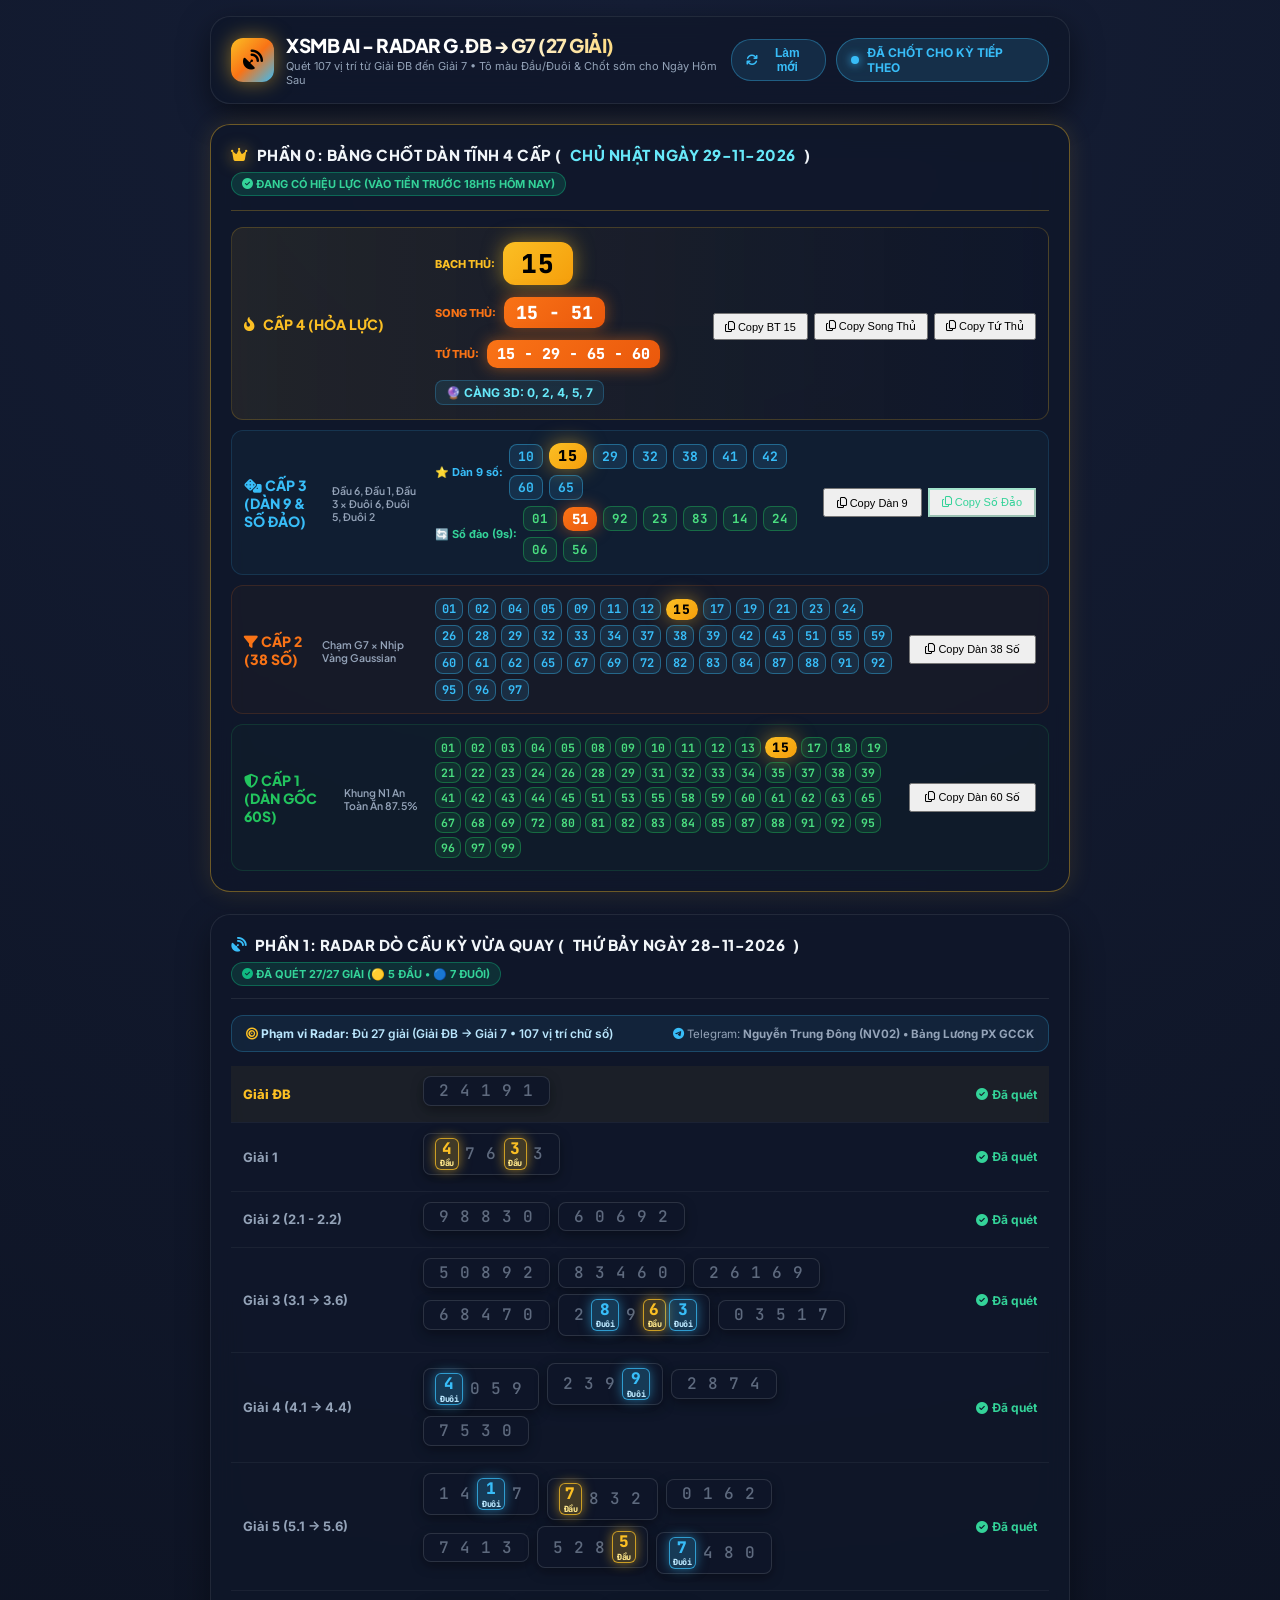
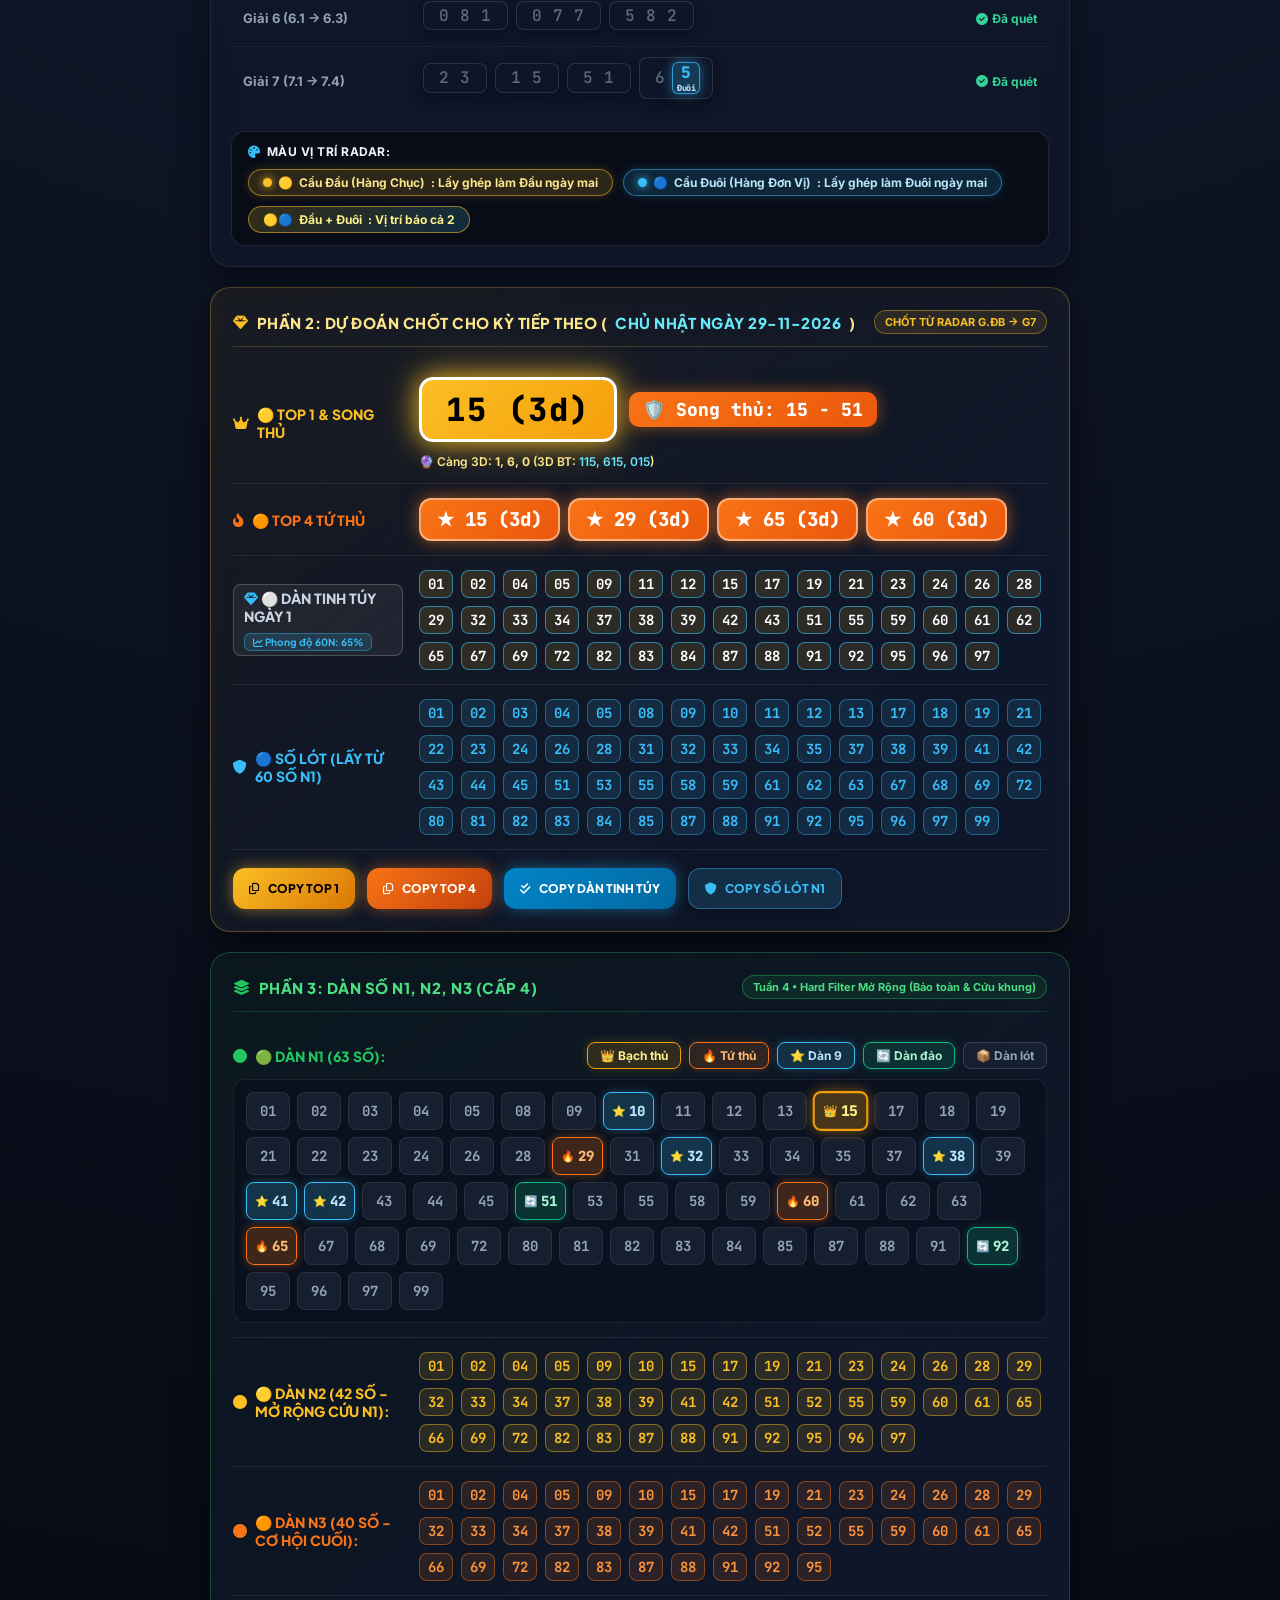
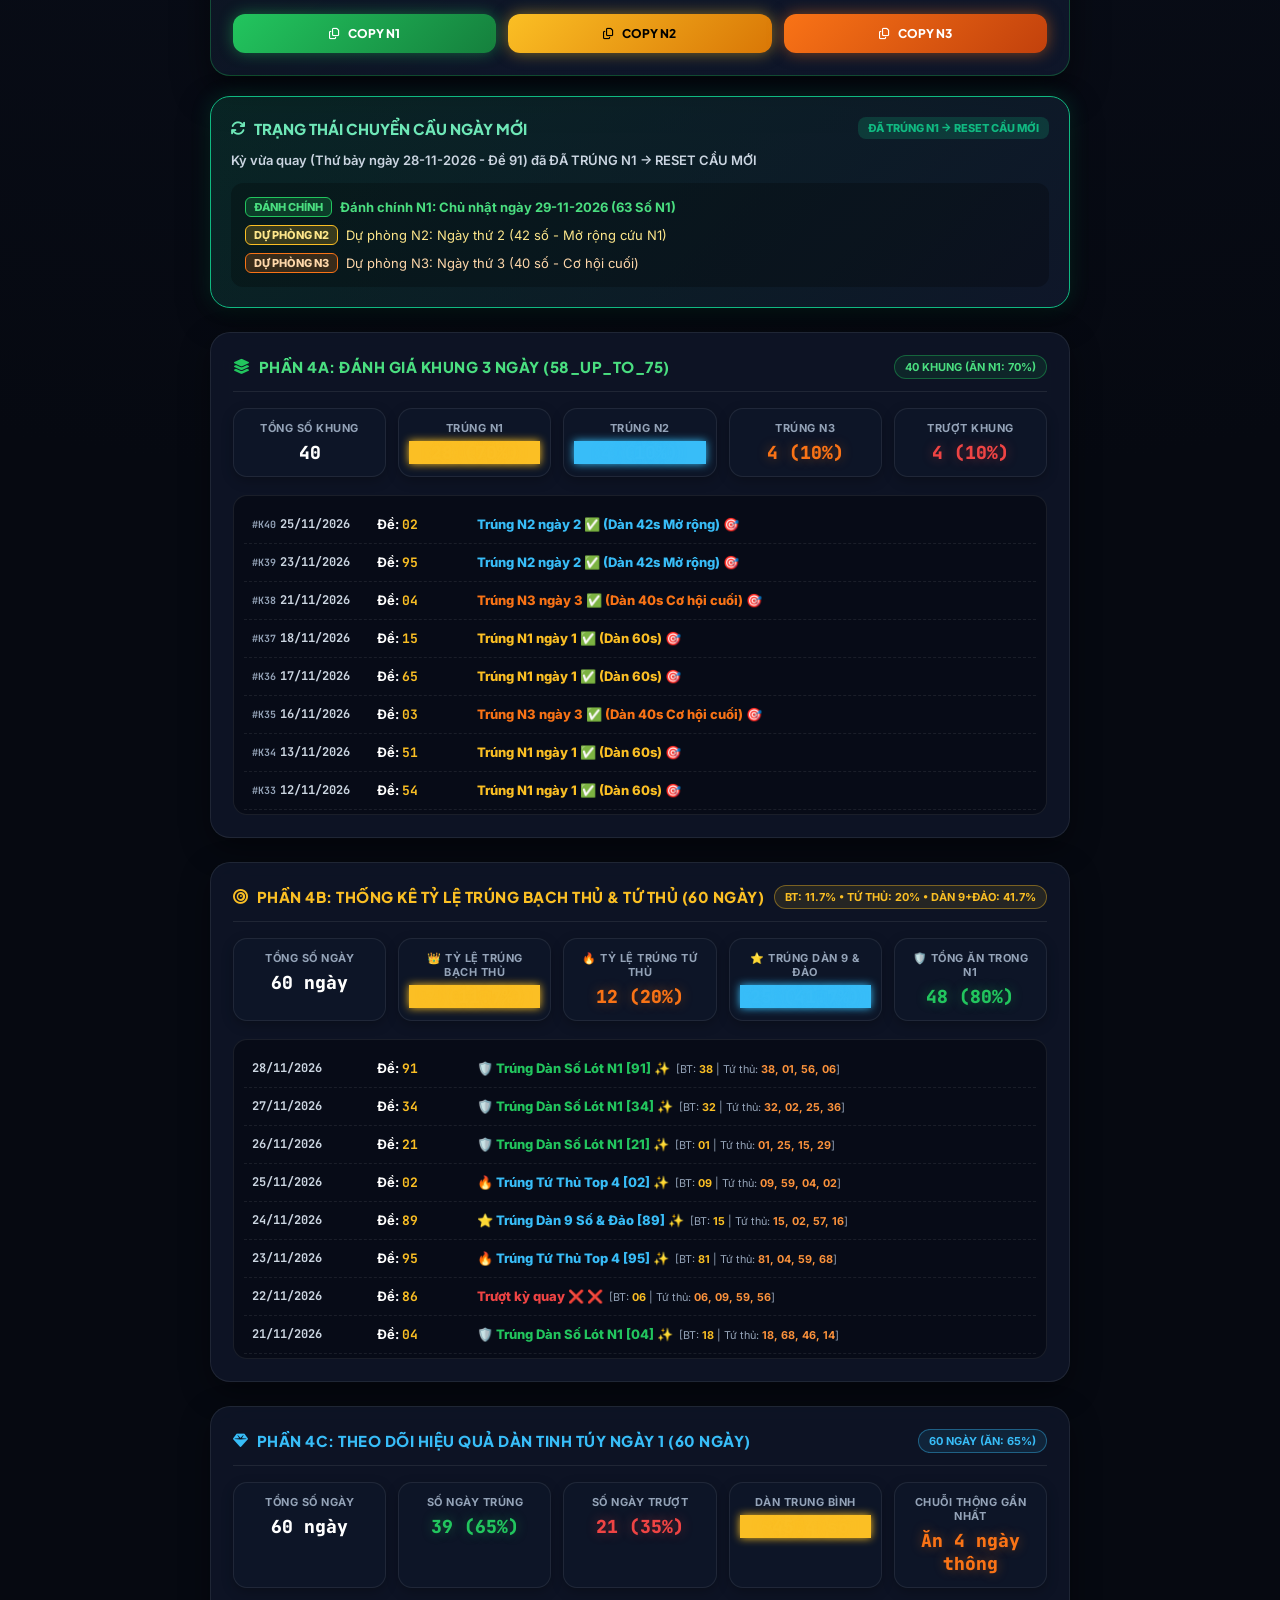
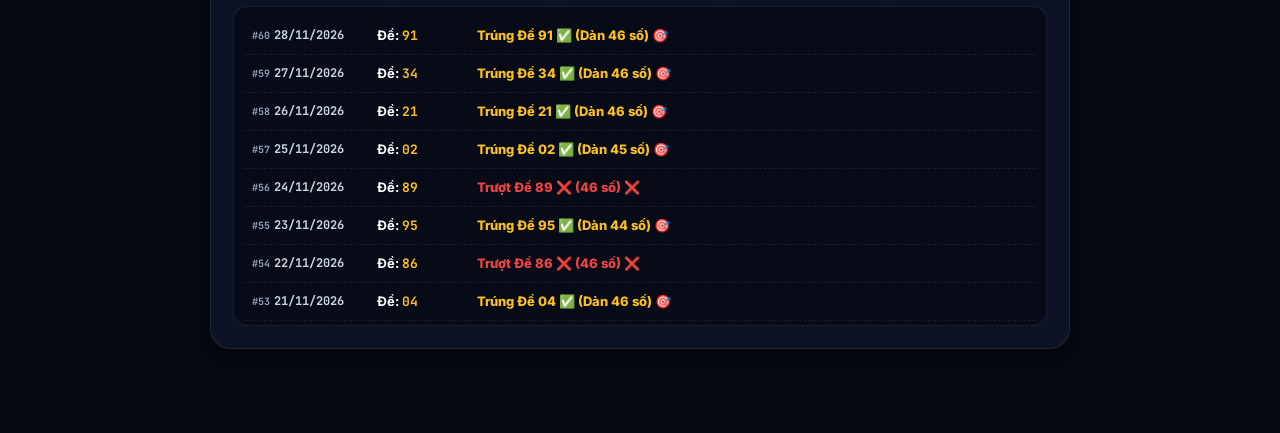
<file: soi_cau_g1_g5_app.html>
<!DOCTYPE html>
<html lang="vi">
<head>
    <meta charset="UTF-8">
    <meta name="viewport" content="width=device-width, initial-scale=1.0, maximum-scale=1.0, user-scalable=no">
    <title>XSMB AI - Mini App Real-Time (3 Phần Hoàn Chỉnh)</title>
    <!-- Google Fonts -->
    <link rel="preconnect" href="https://fonts.googleapis.com">
    <link rel="preconnect" href="https://fonts.gstatic.com" crossorigin>
    <link href="https://fonts.googleapis.com/css2?family=Inter:wght@400;500;600;700;800&family=JetBrains+Mono:wght@500;700;800;900&family=Plus+Jakarta+Sans:wght@700;800;900&display=swap" rel="stylesheet">
    <link rel="stylesheet" href="https://cdnjs.cloudflare.com/ajax/libs/font-awesome/6.4.0/css/all.min.css">
    
    <style>
        :root {
            --bg-base: #060911;
            --bg-card: rgba(15, 23, 42, 0.8);
            --bg-card-hover: rgba(30, 41, 59, 0.9);
            --border-glass: rgba(255, 255, 255, 0.08);
            --border-glass-strong: rgba(255, 255, 255, 0.16);

            /* Màu chỉ đạo chuẩn theo yêu cầu */
            --color-gold: #fbbf24;        /* 🟡 Top 1 & N2 (Vàng) */
            --color-gold-glow: rgba(251, 191, 36, 0.5);
            --color-gold-bg: rgba(251, 191, 36, 0.12);

            --color-orange: #f97316;      /* 🟠 Top 4 & N3 (Cam) */
            --color-orange-glow: rgba(249, 115, 22, 0.5);
            --color-orange-bg: rgba(249, 115, 22, 0.12);

            --color-blue: #38bdf8;        /* 🔵 Lót (Xanh Lam) */
            --color-blue-glow: rgba(56, 189, 248, 0.4);
            --color-blue-bg: rgba(56, 189, 248, 0.12);

            --color-green: #22c55e;       /* 🟢 N1 (Xanh Lá) */
            --color-green-glow: rgba(34, 197, 94, 0.45);
            --color-green-bg: rgba(34, 197, 94, 0.12);

            --color-muted: #475569;
            --text-main: #f8fafc;
            --text-sub: #94a3b8;
        }

        * {
            box-sizing: border-box;
            margin: 0;
            padding: 0;
            -webkit-tap-highlight-color: transparent;
        }

        body {
            font-family: 'Inter', -apple-system, BlinkMacSystemFont, sans-serif;
            background: radial-gradient(circle at 50% 0%, #151e36 0%, var(--bg-base) 70%);
            color: var(--text-main);
            min-height: 100vh;
            padding: 16px 12px 60px;
            overflow-x: hidden;
        }

        .container {
            max-width: 860px;
            margin: 0 auto;
        }

        /* HEADER */
        .app-header {
            display: flex;
            justify-content: space-between;
            align-items: center;
            padding: 16px 20px;
            background: var(--bg-card);
            backdrop-filter: blur(16px);
            border: 1px solid var(--border-glass);
            border-radius: 20px;
            margin-bottom: 20px;
            box-shadow: 0 10px 30px rgba(0, 0, 0, 0.5);
        }

        .header-brand {
            display: flex;
            align-items: center;
            gap: 12px;
        }

        .brand-icon {
            width: 44px;
            height: 44px;
            border-radius: 12px;
            background: linear-gradient(135deg, #fbbf24 0%, #f97316 50%, #38bdf8 100%);
            display: flex;
            align-items: center;
            justify-content: center;
            font-size: 20px;
            color: #000;
            box-shadow: 0 0 20px rgba(251, 191, 36, 0.5);
        }

        .brand-title {
            font-family: 'Plus Jakarta Sans', sans-serif;
            font-size: 19px;
            font-weight: 900;
            letter-spacing: -0.5px;
            background: linear-gradient(90deg, #fff 40%, #fbbf24 100%);
            -webkit-background-clip: text;
            -webkit-text-fill-color: transparent;
        }

        .brand-sub {
            font-size: 11px;
            color: var(--text-sub);
            margin-top: 2px;
        }

        .radar-status-badge {
            display: inline-flex;
            align-items: center;
            gap: 8px;
            padding: 6px 14px;
            border-radius: 30px;
            background: rgba(56, 189, 248, 0.15);
            border: 1px solid rgba(56, 189, 248, 0.4);
            font-size: 12px;
            font-weight: 700;
            color: #38bdf8;
        }

        .pulse-dot {
            width: 8px;
            height: 8px;
            border-radius: 50%;
            background: #38bdf8;
            box-shadow: 0 0 10px #38bdf8;
            animation: pulse-ring 1.5s infinite;
        }

        @keyframes pulse-ring {
            0% { transform: scale(0.9); box-shadow: 0 0 0 0 rgba(56, 189, 248, 0.7); }
            70% { transform: scale(1.1); box-shadow: 0 0 0 8px rgba(56, 189, 248, 0); }
            100% { transform: scale(0.9); box-shadow: 0 0 0 0 rgba(56, 189, 248, 0); }
        }

        .btn-refresh {
            background: rgba(56, 189, 248, 0.12);
            border: 1px solid rgba(56, 189, 248, 0.35);
            color: #38bdf8;
            padding: 6px 14px;
            border-radius: 20px;
            font-size: 12px;
            font-weight: 700;
            cursor: pointer;
            display: inline-flex;
            align-items: center;
            gap: 6px;
            transition: all 0.2s;
        }

        .btn-refresh:hover {
            background: rgba(56, 189, 248, 0.25);
            transform: scale(1.05);
            box-shadow: 0 0 10px rgba(56, 189, 248, 0.4);
        }

        /* =====================================================================
           LIVE BROADCAST CARD - TRỰC TIẾP ĐÀI QUAY XSMB
           ===================================================================== */
        .live-broadcast-card {
            background: linear-gradient(135deg, rgba(239, 68, 68, 0.12) 0%, rgba(15, 23, 42, 0.95) 60%, rgba(56, 189, 248, 0.08) 100%);
            border: 1px solid rgba(239, 68, 68, 0.35);
            border-radius: 20px;
            padding: 16px 20px;
            margin-bottom: 20px;
            box-shadow: 0 10px 30px rgba(239, 68, 68, 0.15);
            backdrop-filter: blur(16px);
        }

        .live-broadcast-header {
            display: flex;
            align-items: center;
            justify-content: space-between;
            flex-wrap: wrap;
            gap: 10px;
            margin-bottom: 12px;
        }

        .live-badge-glow {
            display: inline-flex;
            align-items: center;
            gap: 8px;
            padding: 5px 12px;
            border-radius: 20px;
            background: rgba(239, 68, 68, 0.2);
            border: 1px solid rgba(239, 68, 68, 0.5);
            color: #ff6b6b;
            font-size: 12px;
            font-weight: 800;
            letter-spacing: 0.5px;
            text-transform: uppercase;
        }

        .live-dot-red {
            width: 8px;
            height: 8px;
            border-radius: 50%;
            background: #ef4444;
            box-shadow: 0 0 10px #ef4444;
            animation: pulse-ring-red 1.2s infinite;
        }

        @keyframes pulse-ring-red {
            0% { transform: scale(0.9); box-shadow: 0 0 0 0 rgba(239, 68, 68, 0.7); }
            70% { transform: scale(1.15); box-shadow: 0 0 0 8px rgba(239, 68, 68, 0); }
            100% { transform: scale(0.9); box-shadow: 0 0 0 0 rgba(239, 68, 68, 0); }
        }

        .live-station-info {
            font-size: 12px;
            color: #94a3b8;
            display: flex;
            align-items: center;
            gap: 6px;
            font-weight: 600;
        }

        .live-broadcast-controls {
            display: grid;
            grid-template-columns: repeat(3, 1fr);
            gap: 10px;
        }

        @media (max-width: 640px) {
            .live-broadcast-controls {
                grid-template-columns: 1fr !important;
            }
        }

        .btn-live-media {
            padding: 10px 14px;
            border-radius: 12px;
            font-size: 12.5px;
            font-weight: 800;
            cursor: pointer;
            display: flex;
            align-items: center;
            justify-content: center;
            gap: 8px;
            border: 1px solid rgba(255, 255, 255, 0.12);
            transition: all 0.2s;
            font-family: 'Plus Jakarta Sans', sans-serif;
            text-transform: uppercase;
        }

        .btn-live-video {
            background: linear-gradient(135deg, rgba(239, 68, 68, 0.25) 0%, rgba(185, 28, 28, 0.3) 100%);
            color: #fca5a5;
            border-color: rgba(239, 68, 68, 0.5);
        }
        .btn-live-video:hover {
            background: linear-gradient(135deg, rgba(239, 68, 68, 0.4) 0%, rgba(185, 28, 28, 0.5) 100%);
            box-shadow: 0 0 15px rgba(239, 68, 68, 0.4);
            transform: translateY(-2px);
        }

        .btn-live-audio {
            background: linear-gradient(135deg, rgba(56, 189, 248, 0.2) 0%, rgba(3, 105, 161, 0.25) 100%);
            color: #bae6fd;
            border-color: rgba(56, 189, 248, 0.45);
        }
        .btn-live-audio:hover {
            background: rgba(56, 189, 248, 0.35);
            box-shadow: 0 0 15px rgba(56, 189, 248, 0.4);
            transform: translateY(-2px);
        }

        .btn-live-reload {
            background: linear-gradient(135deg, rgba(251, 191, 36, 0.18) 0%, rgba(217, 119, 6, 0.25) 100%);
            color: #fde68a;
            border-color: rgba(251, 191, 36, 0.45);
        }
        .btn-live-reload:hover {
            background: rgba(251, 191, 36, 0.35);
            box-shadow: 0 0 15px rgba(251, 191, 36, 0.4);
            transform: translateY(-2px);
        }

        .media-live-box {
            margin-top: 14px;
            background: #000;
            border-radius: 14px;
            border: 1px solid rgba(255, 255, 255, 0.15);
            overflow: hidden;
            box-shadow: 0 8px 24px rgba(0, 0, 0, 0.7);
        }

        .media-box-inner {
            padding: 12px;
            text-align: center;
        }

        .media-iframe-wrapper {
            position: relative;
            padding-bottom: 56.25%; /* 16:9 */
            height: 0;
            overflow: hidden;
            border-radius: 10px;
        }
        .media-iframe-wrapper iframe {
            position: absolute;
            top: 0;
            left: 0;
            width: 100%;
            height: 100%;
            border: none;
        }

        /* CHIP PLACEHOLDER KHI GIẢI CHƯA QUAY */
        .prize-waiting-chip {
            background: rgba(255, 255, 255, 0.04) !important;
            border: 1px dashed rgba(255, 255, 255, 0.15) !important;
            color: #64748b !important;
            font-size: 13px !important;
            font-weight: normal !important;
        }
        .prize-rolling-chip {
            background: rgba(251, 191, 36, 0.15) !important;
            border: 1px solid rgba(251, 191, 36, 0.6) !important;
            color: #fbbf24 !important;
            font-size: 13px !important;
            animation: pulse-ring 1s infinite;
        }

        /* SECTION BOX */
        .section-box {
            background: var(--bg-card);
            border: 1px solid var(--border-glass);
            backdrop-filter: blur(16px);
            border-radius: 20px;
            padding: 20px;
            margin-bottom: 20px;
            box-shadow: 0 12px 32px rgba(0, 0, 0, 0.4);
        }

        .section-header {
            display: flex;
            justify-content: space-between;
            align-items: center;
            margin-bottom: 16px;
            border-bottom: 1px solid var(--border-glass);
            padding-bottom: 12px;
            flex-wrap: wrap;
            gap: 8px;
        }

        .section-header h2 {
            font-family: 'Plus Jakarta Sans', sans-serif;
            font-size: 15px;
            font-weight: 800;
            text-transform: uppercase;
            letter-spacing: 0.5px;
            color: #f1f5f9;
            display: flex;
            align-items: center;
            gap: 8px;
        }

        .section-header .tag-info {
            font-size: 11px;
            color: #38bdf8;
            font-weight: 700;
            background: rgba(56, 189, 248, 0.12);
            padding: 4px 10px;
            border-radius: 20px;
            border: 1px solid rgba(56, 189, 248, 0.3);
        }

        /* PHẦN 1: BẢNG KẾT QUẢ QUAY TRỰC TIẾP (G1 -> G5.6) */
        .prize-table {
            width: 100%;
            border-collapse: collapse;
            font-size: 13px;
        }

        .prize-table tr {
            border-bottom: 1px solid rgba(255, 255, 255, 0.05);
        }

        .prize-table tr:last-child {
            border-bottom: none;
        }

        .prize-name-col {
            width: 22%;
            padding: 10px 12px;
            font-weight: 700;
            color: #94a3b8;
        }

        .prize-nums-col {
            width: 60%;
            padding: 10px 12px;
            font-family: 'JetBrains Mono', monospace;
            font-size: 15px;
            font-weight: 800;
            letter-spacing: 1px;
            color: #f8fafc;
        }

        .prize-status-col {
            width: 18%;
            padding: 10px 12px;
            text-align: right;
            font-size: 12px;
            font-weight: 700;
        }

        .badge-done {
            color: #34d399;
            display: inline-flex;
            align-items: center;
            gap: 4px;
        }

        .badge-skip {
            color: #ef4444;
            display: inline-flex;
            align-items: center;
            gap: 4px;
            font-size: 11px;
        }

        .prize-num-chip {
            display: inline-flex;
            align-items: center;
            background: rgba(15, 23, 42, 0.9);
            padding: 4px 10px;
            border-radius: 8px;
            margin-right: 8px;
            margin-bottom: 6px;
            border: 1px solid rgba(255, 255, 255, 0.12);
            box-shadow: 0 4px 12px rgba(0, 0, 0, 0.35);
        }

        .prize-digit {
            display: inline-flex;
            flex-direction: column;
            align-items: center;
            justify-content: center;
            font-family: 'JetBrains Mono', monospace;
            font-size: 16px;
            font-weight: 700;
            padding: 1px 3.5px;
            margin: 0 1.5px;
            border-radius: 6px;
            cursor: pointer;
            transition: all 0.2s cubic-bezier(0.4, 0, 0.2, 1);
            position: relative;
            line-height: 1.1;
        }

        .prize-digit:hover {
            transform: translateY(-2px) scale(1.22);
            z-index: 10;
        }

        /* 🟡 1. MÀU CẦU ĐẦU (HÀNG CHỤC): VÀNG GOLD NỔI BẬT */
        .digit-role-head, .digit-cycle-main {
            color: #fbbf24;
            font-weight: 900;
            background: rgba(251, 191, 36, 0.22);
            border: 1.5px solid rgba(251, 191, 36, 0.75);
            box-shadow: 0 0 12px rgba(251, 191, 36, 0.55);
        }

        /* 🔵 2. MÀU CẦU ĐUÔI (HÀNG ĐƠN VỊ): XANH CYAN NỔI BẬT */
        .digit-role-tail, .digit-cycle-lot {
            color: #38bdf8;
            font-weight: 900;
            background: rgba(56, 189, 248, 0.22);
            border: 1.5px solid rgba(56, 189, 248, 0.75);
            box-shadow: 0 0 12px rgba(56, 189, 248, 0.5);
        }

        /* 🟡🔵 3. VỊ TRÍ KÉP (CẢ ĐẦU & ĐUÔI): VIỀN ĐÔI VÀNG - XANH */
        .digit-role-both {
            color: #ffffff;
            font-weight: 900;
            background: linear-gradient(135deg, rgba(251, 191, 36, 0.35) 0%, rgba(56, 189, 248, 0.35) 100%);
            border: 1.5px solid #fbbf24;
            box-shadow: 0 0 12px rgba(251, 191, 36, 0.6), 0 0 12px rgba(56, 189, 248, 0.6);
        }

        /* ⚪ 4. CHỮ SỐ THƯỜNG (KHÔNG THUỘC CẦU): MỜ NHẸ */
        .digit-cycle-watch {
            color: #94a3b8;
            font-weight: 500;
            opacity: 0.6;
        }

        /* NHÃN ĐẦU / ĐUÔI DƯỚI TỪNG CHỮ SỐ TRÊN RADAR */
        .digit-cycle-tag {
            font-size: 8.5px;
            font-weight: 800;
            line-height: 1;
            margin-top: 2px;
            letter-spacing: -0.3px;
            display: inline-flex;
            align-items: center;
            justify-content: center;
        }
        .digit-role-head .digit-cycle-tag, .digit-cycle-main .digit-cycle-tag { color: #fde68a; }
        .digit-role-tail .digit-cycle-tag, .digit-cycle-lot .digit-cycle-tag { color: #bae6fd; }
        .digit-role-both .digit-cycle-tag { color: #fef08a; }
        .digit-cycle-watch .digit-cycle-tag { color: #94a3b8; }

        .tag-text { display: inline; }
        .tag-dot { display: none; }
        .dot-gold-sm { color: #fbbf24; text-shadow: 0 0 4px #fbbf24; }
        .dot-blue-sm { color: #38bdf8; text-shadow: 0 0 4px #38bdf8; }
        .dot-dim-sm { color: #94a3b8; }

        /* THANH CHÚ THÍCH PHÂN LOẠI CẦU (3 LOẠI GỘP) */
        .radar-legend-bar {
            margin-top: 16px;
            padding: 12px 16px;
            background: rgba(0, 0, 0, 0.4);
            border: 1px solid rgba(255, 255, 255, 0.1);
            border-radius: 14px;
            display: flex;
            align-items: center;
            justify-content: space-between;
            flex-wrap: wrap;
            gap: 10px;
            font-size: 12px;
        }

        .legend-title {
            color: #f1f5f9;
            font-size: 12px;
            display: flex;
            align-items: center;
            gap: 6px;
            font-weight: 800;
            text-transform: uppercase;
            letter-spacing: 0.5px;
        }

        .legend-items {
            display: flex;
            align-items: center;
            flex-wrap: wrap;
            gap: 10px;
        }

        .legend-pill {
            display: inline-flex;
            align-items: center;
            gap: 6px;
            padding: 5px 14px;
            border-radius: 20px;
            font-size: 12px;
            font-weight: 700;
            background: rgba(255, 255, 255, 0.05);
            border: 1px solid rgba(255, 255, 255, 0.12);
        }

        .pill-main { color: #fde68a; border-color: rgba(251, 191, 36, 0.5); background: rgba(251, 191, 36, 0.15); box-shadow: 0 0 10px rgba(251, 191, 36, 0.2); }
        .pill-lot { color: #bae6fd; border-color: rgba(56, 189, 248, 0.5); background: rgba(56, 189, 248, 0.15); box-shadow: 0 0 10px rgba(56, 189, 248, 0.2); }
        .pill-watch { color: #cbd5e1; border-color: rgba(148, 163, 184, 0.35); background: rgba(148, 163, 184, 0.1); }

        .legend-dot {
            width: 9px;
            height: 9px;
            border-radius: 50%;
        }
        .dot-gold, .gold { background: #fbbf24; box-shadow: 0 0 8px #fbbf24; }
        .dot-blue, .blue { background: #38bdf8; box-shadow: 0 0 8px #38bdf8; }
        .dot-dim, .dot-gray, .gray { background: #94a3b8; }

        /* 🟡 NỔI BẬT TOP 1: VIỀN VÀNG ĐẬM & PHÓNG TO */
        .num-badge-top1-glow {
            font-family: 'JetBrains Mono', monospace;
            font-size: 32px;
            font-weight: 900;
            color: #000;
            background: linear-gradient(135deg, #fbbf24 0%, #f59e0b 100%);
            padding: 8px 24px;
            border-radius: 14px;
            border: 3px solid #fff;
            box-shadow: 0 0 25px rgba(251, 191, 36, 0.8), 0 0 45px rgba(251, 191, 36, 0.4);
            letter-spacing: 1.5px;
            cursor: pointer;
            transition: all 0.25s ease;
            display: inline-flex;
            align-items: center;
            gap: 6px;
        }
        .num-badge-top1-glow:hover { transform: scale(1.08); }

        /* 🟠 NỔI BẬT TOP 4: CÓ DẤU SAO (★) & VIỀN CAM NỔI */
        .num-badge-top4-star {
            font-family: 'JetBrains Mono', monospace;
            font-size: 19px;
            font-weight: 800;
            color: #fff;
            background: linear-gradient(135deg, #f97316 0%, #ea580c 100%);
            padding: 7px 16px;
            border-radius: 12px;
            border: 2px solid rgba(255, 255, 255, 0.45);
            box-shadow: 0 0 16px rgba(249, 115, 22, 0.6);
            cursor: pointer;
            transition: all 0.2s;
            display: inline-flex;
            align-items: center;
            gap: 6px;
        }
        .num-badge-top4-star:hover { transform: scale(1.08); }

        /* PHẦN 2: DÀN SỐ TINH TÚY */
        .tinh-tuy-box {
            background: linear-gradient(145deg, rgba(251, 191, 36, 0.05) 0%, rgba(15, 23, 42, 0.95) 70%);
            border: 1px solid rgba(251, 191, 36, 0.3);
            border-radius: 20px;
            padding: 22px;
            margin-bottom: 20px;
            box-shadow: 0 15px 35px rgba(0, 0, 0, 0.5), inset 0 0 25px rgba(251, 191, 36, 0.04);
        }

        .tier-row {
            display: flex;
            align-items: center;
            gap: 16px;
            padding: 14px 0;
            border-bottom: 1px solid rgba(255, 255, 255, 0.08);
            flex-wrap: wrap;
        }

        .tier-row:last-child {
            border-bottom: none;
            padding-bottom: 0;
        }

        .tier-label {
            width: 170px;
            font-family: 'Plus Jakarta Sans', sans-serif;
            font-size: 14px;
            font-weight: 800;
            display: flex;
            align-items: center;
            gap: 8px;
            flex-shrink: 0;
        }

        .tier-label.label-gold { color: var(--color-gold); }
        .tier-label.label-orange { color: var(--color-orange); }
        .tier-label.label-blue { color: var(--color-blue); }
        .tier-label.label-green { color: var(--color-green); }

        .tier-content {
            flex: 1;
            display: flex;
            align-items: center;
            flex-wrap: wrap;
            gap: 8px;
        }

        /* Number Badges */
        .num-badge-gold {
            font-family: 'JetBrains Mono', monospace;
            font-size: 26px;
            font-weight: 900;
            color: #000;
            background: linear-gradient(135deg, #fbbf24 0%, #f59e0b 100%);
            padding: 6px 18px;
            border-radius: 12px;
            box-shadow: 0 0 20px var(--color-gold-glow);
            letter-spacing: 1px;
            cursor: pointer;
            transition: transform 0.2s;
        }

        .num-badge-gold:hover { transform: scale(1.08); }

        .num-badge-orange {
            font-family: 'JetBrains Mono', monospace;
            font-size: 18px;
            font-weight: 800;
            color: #fff;
            background: linear-gradient(135deg, #f97316 0%, #ea580c 100%);
            padding: 6px 12px;
            border-radius: 10px;
            box-shadow: 0 0 15px var(--color-orange-glow);
            cursor: pointer;
            transition: transform 0.2s;
        }

        .num-badge-orange:hover { transform: scale(1.08); }

        .num-badge-blue {
            font-family: 'JetBrains Mono', monospace;
            font-size: 14px;
            font-weight: 700;
            color: #38bdf8;
            background: var(--color-blue-bg);
            border: 1px solid rgba(56, 189, 248, 0.4);
            padding: 4px 8px;
            border-radius: 8px;
            cursor: pointer;
            transition: all 0.2s;
        }

        .num-badge-blue:hover {
            background: rgba(56, 189, 248, 0.25);
            transform: scale(1.06);
        }

        .num-badge-green {
            font-family: 'JetBrains Mono', monospace;
            font-size: 14px;
            font-weight: 700;
            color: #4ade80;
            background: var(--color-green-bg);
            border: 1px solid rgba(34, 197, 94, 0.4);
            padding: 4px 8px;
            border-radius: 8px;
            cursor: pointer;
            transition: all 0.2s;
        }

        .num-badge-green:hover {
            background: rgba(34, 197, 94, 0.25);
            transform: scale(1.06);
        }

        .num-badge-yellow {
            font-family: 'JetBrains Mono', monospace;
            font-size: 14px;
            font-weight: 700;
            color: #fbbf24;
            background: rgba(251, 191, 36, 0.12);
            border: 1px solid rgba(251, 191, 36, 0.45);
            padding: 4px 8px;
            border-radius: 8px;
            cursor: pointer;
            transition: all 0.2s;
        }

        .num-badge-yellow:hover {
            background: rgba(251, 191, 36, 0.25);
            transform: scale(1.06);
        }

        .num-badge-orange-sm {
            font-family: 'JetBrains Mono', monospace;
            font-size: 14px;
            font-weight: 700;
            color: #fb923c;
            background: rgba(249, 115, 22, 0.12);
            border: 1px solid rgba(249, 115, 22, 0.45);
            padding: 4px 8px;
            border-radius: 8px;
            cursor: pointer;
            transition: all 0.2s;
        }

        .num-badge-orange-sm:hover {
            background: rgba(249, 115, 22, 0.25);
            transform: scale(1.06);
        }

        /* PHẦN 3: DÀN SỐ N1, N2, N3 */
        .n123-box {
            background: linear-gradient(145deg, rgba(34, 197, 94, 0.05) 0%, rgba(15, 23, 42, 0.95) 70%);
            border: 1px solid rgba(34, 197, 94, 0.3);
            border-radius: 20px;
            padding: 22px;
            margin-bottom: 20px;
            box-shadow: 0 15px 35px rgba(0, 0, 0, 0.5);
        }

        .tier3-legend-bar {
            display: flex;
            gap: 8px;
            margin-bottom: 12px;
            flex-wrap: wrap;
            align-items: center;
        }

        .legend-chip {
            display: inline-flex;
            align-items: center;
            gap: 5px;
            padding: 5px 12px;
            border-radius: 8px;
            font-size: 12px;
            font-weight: 700;
            transition: all 0.2s ease;
            user-select: none;
        }

        .legend-chip.legend-bt {
            border: 1.5px solid #F59E0B;
            background: rgba(245, 158, 11, 0.15);
            color: #FEF08A;
            box-shadow: 0 0 10px rgba(245, 158, 11, 0.25);
        }

        .legend-chip.legend-tt {
            border: 1.5px solid #F97316;
            background: rgba(249, 115, 22, 0.15);
            color: #FDBA74;
            box-shadow: 0 0 8px rgba(249, 115, 22, 0.25);
        }

        .legend-chip.legend-d9 {
            border: 1.5px solid #38BDF8;
            background: rgba(56, 189, 248, 0.15);
            color: #BAE6FD;
            box-shadow: 0 0 8px rgba(56, 189, 248, 0.25);
        }

        .legend-chip.legend-dao {
            border: 1.5px solid #10B981;
            background: rgba(16, 185, 129, 0.15);
            color: #A7F3D0;
            box-shadow: 0 0 8px rgba(16, 185, 129, 0.25);
        }

        .legend-chip.legend-lot {
            border: 1px solid rgba(148, 163, 184, 0.25);
            background: rgba(30, 41, 59, 0.5);
            color: #94A3B8;
        }

        .tier3-grid {
            display: flex;
            flex-wrap: wrap;
            gap: 7px;
            padding: 12px;
            background: rgba(10, 15, 29, 0.65);
            border-radius: 12px;
            border: 1px solid rgba(255, 255, 255, 0.08);
            width: 100%;
        }

        .num-tag {
            min-width: 44px;
            height: 38px;
            padding: 0 8px;
            border-radius: 8px;
            display: inline-flex;
            align-items: center;
            justify-content: center;
            font-size: 14px;
            font-weight: 700;
            font-family: 'JetBrains Mono', Consolas, monospace;
            cursor: pointer;
            transition: all 0.2s cubic-bezier(0.4, 0, 0.2, 1);
            position: relative;
            user-select: none;
        }

        .num-tag:hover {
            transform: translateY(-2px);
            filter: brightness(1.15);
        }

        .num-tag.tag-bach-thu {
            background: rgba(245, 158, 11, 0.25) !important;
            border: 2px solid #F59E0B !important;
            color: #FEF08A !important;
            font-weight: 900;
            box-shadow: 0 0 12px rgba(245, 158, 11, 0.5);
            transform: scale(1.05);
            z-index: 2;
        }

        .num-tag.tag-tu-thu {
            background: rgba(249, 115, 22, 0.22) !important;
            border: 1.8px solid #F97316 !important;
            color: #FDBA74 !important;
            font-weight: 800;
            box-shadow: 0 0 10px rgba(249, 115, 22, 0.4);
        }

        .num-tag.tag-dan-9 {
            background: rgba(56, 189, 248, 0.2) !important;
            border: 1.5px solid #38BDF8 !important;
            color: #BAE6FD !important;
            font-weight: 800;
            box-shadow: 0 0 8px rgba(56, 189, 248, 0.3);
        }

        .num-tag.tag-dan-dao {
            background: rgba(16, 185, 129, 0.2) !important;
            border: 1.5px solid #10B981 !important;
            color: #A7F3D0 !important;
            font-weight: 800;
            box-shadow: 0 0 8px rgba(16, 185, 129, 0.3);
        }

        .num-tag.tag-dan-lot {
            background: rgba(30, 41, 59, 0.65);
            border: 1px solid rgba(255, 255, 255, 0.08);
            color: #94A3B8;
        }

        .num-tag .num-badge-icon {
            font-size: 11px;
            margin-right: 3px;
            display: inline-block;
            vertical-align: middle;
        }

        /* BUTTON BAR */
        .btn-copy-bar {
            display: grid;
            grid-template-columns: repeat(3, 1fr);
            gap: 12px;
            margin-bottom: 16px;
        }

        @media (max-width: 640px) {
            .btn-copy-bar {
                grid-template-columns: 1fr;
            }
        }

        .btn-copy {
            padding: 12px 16px;
            border-radius: 12px;
            font-family: 'Plus Jakarta Sans', sans-serif;
            font-size: 12px;
            font-weight: 800;
            display: flex;
            align-items: center;
            justify-content: center;
            gap: 8px;
            cursor: pointer;
            border: none;
            transition: all 0.25s ease;
            box-shadow: 0 6px 20px rgba(0, 0, 0, 0.3);
            text-transform: uppercase;
        }

        .btn-copy:hover { transform: translateY(-2px); }

        .btn-copy-gold {
            background: linear-gradient(135deg, #fbbf24 0%, #d97706 100%);
            color: #000;
            box-shadow: 0 0 15px var(--color-gold-glow);
        }

        .btn-copy-orange {
            background: linear-gradient(135deg, #f97316 0%, #c2410c 100%);
            color: #fff;
            box-shadow: 0 0 15px var(--color-orange-glow);
        }

        .btn-copy-blue {
            background: linear-gradient(135deg, #0284c7 0%, #0369a1 100%);
            color: #fff;
            box-shadow: 0 0 15px var(--color-blue-glow);
        }

        .btn-copy-green {
            background: linear-gradient(135deg, #22c55e 0%, #15803d 100%);
            color: #fff;
            box-shadow: 0 0 15px var(--color-green-glow);
        }

        /* TRẠNG THÁI CHUYỂN CẦU BANNER */
        .frame-alert-card {
            background: linear-gradient(135deg, rgba(16, 185, 129, 0.15) 0%, rgba(15, 23, 42, 0.95) 100%);
            border: 1.5px solid #10b981;
            border-radius: 20px;
            padding: 20px;
            margin-bottom: 24px;
            box-shadow: 0 10px 30px rgba(0, 0, 0, 0.5), 0 0 20px rgba(16, 185, 129, 0.2);
        }

        .frame-alert-header {
            display: flex;
            align-items: center;
            justify-content: space-between;
            margin-bottom: 12px;
            flex-wrap: wrap;
            gap: 8px;
        }

        .frame-alert-title {
            font-family: 'Plus Jakarta Sans', sans-serif;
            font-size: 15px;
            font-weight: 800;
            color: #6ee7b7;
            display: flex;
            align-items: center;
            gap: 8px;
        }

        .frame-schedule-list {
            display: flex;
            flex-direction: column;
            gap: 8px;
            margin-top: 12px;
            background: rgba(0, 0, 0, 0.25);
            padding: 14px;
            border-radius: 12px;
            font-size: 13px;
        }

        .schedule-item {
            display: flex;
            align-items: center;
            gap: 8px;
        }

        .schedule-tag {
            font-weight: 800;
            padding: 2px 8px;
            border-radius: 6px;
            font-size: 11px;
        }

        .tag-n1 { background: rgba(34, 197, 94, 0.2); color: #4ade80; border: 1px solid #22c55e; }
        .tag-n2 { background: rgba(251, 191, 36, 0.2); color: #fde68a; border: 1px solid #fbbf24; }
        .tag-n3 { background: rgba(249, 115, 22, 0.2); color: #fed7aa; border: 1px solid #f97316; }

        /* TOAST NOTIFICATION */
        .toast {
            position: fixed;
            bottom: 24px;
            right: 24px;
            background: #0f172a;
            border: 1px solid #38bdf8;
            color: #fff;
            padding: 12px 20px;
            border-radius: 12px;
            font-size: 13px;
            font-weight: 700;
            box-shadow: 0 10px 30px rgba(0, 0, 0, 0.7), 0 0 15px rgba(56, 189, 248, 0.5);
            transform: translateY(100px);
            opacity: 0;
            transition: all 0.3s cubic-bezier(0.68, -0.55, 0.265, 1.55);
            z-index: 1000;
            display: flex;
            align-items: center;
            gap: 8px;
        }

        .toast.show {
            transform: translateY(0);
            opacity: 1;
        }

        /* HELPER VISIBILITY CLASSES */
        .pc-only { display: inline-flex !important; }
        .mobile-only { display: none !important; }
        .mobile-only-flex { display: none !important; }

        /* LEGEND INFO BUTTON */
        .legend-info-btn {
            width: 22px;
            height: 22px;
            border-radius: 50%;
            background: rgba(56, 189, 248, 0.2);
            border: 1px solid #38bdf8;
            color: #38bdf8;
            font-weight: 900;
            font-size: 11px;
            display: inline-flex;
            align-items: center;
            justify-content: center;
            cursor: pointer;
            margin-left: auto;
        }

        /* NÚT COPY CHÍNH CHO ĐIỆN THOẠI */
        .btn-mobile-copy-master {
            width: 100%;
            padding: 13px 16px;
            border-radius: 12px;
            font-size: 14px;
            font-weight: 800;
            color: #0f172a;
            background: linear-gradient(135deg, #fbbf24 0%, #f59e0b 100%);
            border: none;
            box-shadow: 0 4px 15px rgba(245, 158, 11, 0.4);
            display: flex;
            align-items: center;
            justify-content: center;
            gap: 8px;
            cursor: pointer;
            transition: transform 0.15s ease;
        }
        .btn-mobile-copy-master:active {
            transform: scale(0.98);
        }

        /* MOBILE ACTION SHEET (BOTTOM SHEET CHO MENU COPY) */
        .mobile-action-sheet {
            position: fixed;
            top: 0;
            left: 0;
            width: 100%;
            height: 100%;
            z-index: 2000;
            display: none;
            opacity: 0;
            transition: opacity 0.25s ease;
        }
        .mobile-action-sheet.active {
            display: flex;
            flex-direction: column;
            justify-content: flex-end;
            opacity: 1;
        }
        .sheet-backdrop {
            position: absolute;
            top: 0;
            left: 0;
            width: 100%;
            height: 100%;
            background: rgba(0, 0, 0, 0.75);
            backdrop-filter: blur(4px);
        }
        .sheet-content {
            position: relative;
            background: #0f172a;
            border-top: 2px solid #fbbf24;
            border-radius: 20px 20px 0 0;
            padding: 18px 16px 28px 16px;
            max-height: 80vh;
            overflow-y: auto;
            box-shadow: 0 -10px 30px rgba(0, 0, 0, 0.8), 0 0 20px rgba(251, 191, 36, 0.2);
            transform: translateY(100%);
            transition: transform 0.3s cubic-bezier(0.16, 1, 0.3, 1);
        }
        .mobile-action-sheet.active .sheet-content {
            transform: translateY(0);
        }
        .sheet-header {
            display: flex;
            align-items: center;
            justify-content: space-between;
            margin-bottom: 14px;
            padding-bottom: 10px;
            border-bottom: 1px solid rgba(255, 255, 255, 0.1);
        }
        .sheet-header h3 {
            font-size: 14px;
            font-weight: 800;
            color: #f1f5f9;
            display: flex;
            align-items: center;
            gap: 8px;
            margin: 0;
        }
        .sheet-close-btn {
            background: rgba(255, 255, 255, 0.1);
            border: none;
            color: #cbd5e1;
            width: 28px;
            height: 28px;
            border-radius: 50%;
            cursor: pointer;
            display: flex;
            align-items: center;
            justify-content: center;
            font-size: 13px;
        }
        .sheet-options {
            display: flex;
            flex-direction: column;
            gap: 9px;
        }
        .sheet-option-btn {
            display: flex;
            align-items: center;
            justify-content: space-between;
            padding: 11px 12px;
            border-radius: 12px;
            background: rgba(255, 255, 255, 0.05);
            border: 1px solid rgba(255, 255, 255, 0.1);
            color: #fff;
            cursor: pointer;
            transition: all 0.15s ease;
            text-align: left;
        }
        .sheet-option-btn:active {
            background: rgba(251, 191, 36, 0.15);
            border-color: #fbbf24;
            transform: scale(0.98);
        }
        .sheet-option-btn .opt-icon {
            font-size: 18px;
            margin-right: 10px;
        }
        .sheet-option-btn .opt-text {
            flex: 1;
            display: flex;
            flex-direction: column;
        }
        .sheet-option-btn .opt-text strong {
            font-size: 13px;
            color: #f8fafc;
        }
        .sheet-option-btn .opt-text small {
            font-size: 11px;
            color: #94a3b8;
            margin-top: 1px;
        }
        .opt-top1 { border-color: rgba(251, 191, 36, 0.45); background: rgba(251, 191, 36, 0.09); }
        .opt-top4 { border-color: rgba(249, 115, 22, 0.45); background: rgba(249, 115, 22, 0.09); }
        /* =====================================================================
           PHẦN 4: LỊCH SỬ & TỶ LỆ PHƯƠNG PHÁP
           ===================================================================== */
        .history-box {
            background: var(--bg-card);
            backdrop-filter: blur(16px);
            border: 1px solid var(--border-glass);
            border-radius: 20px;
            padding: 22px;
            margin-bottom: 24px;
            box-shadow: 0 10px 30px rgba(0, 0, 0, 0.4);
        }

        .tong-quan {
            display: grid;
            grid-template-columns: repeat(auto-fit, minmax(130px, 1fr));
            gap: 12px;
            margin-bottom: 18px;
        }

        .stat-card {
            background: rgba(15, 23, 42, 0.7);
            border: 1px solid var(--border-glass);
            border-radius: 14px;
            padding: 12px 10px;
            text-align: center;
            box-shadow: 0 4px 12px rgba(0, 0, 0, 0.25);
            transition: transform 0.2s, border-color 0.2s;
        }
        .stat-card:hover {
            transform: translateY(-2px);
            border-color: var(--border-glass-strong);
        }

        .stat-label {
            font-size: 11px;
            color: var(--text-sub);
            margin-bottom: 6px;
            font-weight: 700;
            text-transform: uppercase;
            letter-spacing: 0.5px;
        }

        .stat-value {
            font-family: 'JetBrains Mono', monospace;
            font-size: 18px;
            font-weight: 800;
            color: #fff;
        }

        .stat-value.gold { color: #fbbf24; text-shadow: 0 0 12px rgba(251, 191, 36, 0.4); }
        .stat-value.blue { color: #38bdf8; text-shadow: 0 0 12px rgba(56, 189, 248, 0.4); }
        .stat-value.green { color: #22c55e; text-shadow: 0 0 12px rgba(34, 197, 94, 0.4); }
        .stat-value.orange { color: #f97316; text-shadow: 0 0 12px rgba(249, 115, 22, 0.4); }
        .stat-value.red { color: #ef4444; text-shadow: 0 0 12px rgba(239, 68, 68, 0.4); }

        .lich-su-container {
            max-height: 320px;
            overflow-y: auto;
            border: 1px solid var(--border-glass);
            border-radius: 14px;
            padding: 10px;
            background: rgba(6, 9, 17, 0.65);
        }
        .lich-su-container::-webkit-scrollbar {
            width: 6px;
        }
        .lich-su-container::-webkit-scrollbar-thumb {
            background: rgba(255, 255, 255, 0.15);
            border-radius: 10px;
        }

        .lich-su-item {
            display: grid;
            grid-template-columns: 115px 90px 1fr;
            gap: 10px;
            padding: 10px 8px;
            border-bottom: 1px dashed rgba(255, 255, 255, 0.08);
            font-size: 13px;
            align-items: center;
        }
        .lich-su-item:last-child {
            border-bottom: none;
        }

        .lich-su-item .ngay {
            font-weight: 700;
            color: #cbd5e1;
            font-family: 'JetBrains Mono', monospace;
            font-size: 12px;
        }
        .lich-su-item .de {
            font-weight: 700;
            color: #fff;
        }
        .lich-su-item .de strong {
            color: #fbbf24;
            font-family: 'JetBrains Mono', monospace;
        }

        /* Classes Phần 4A: Khung 3 ngày */
        .ket-qua.trung_n1, .ket-qua.trung-n1 { color: #fbbf24; font-weight: 800; }
        .ket-qua.trung_n2, .ket-qua.trung-n2 { color: #38bdf8; font-weight: 800; }
        .ket-qua.trung_n3, .ket-qua.trung-n3 { color: #f97316; font-weight: 800; }
        .ket-qua.truot_khung, .ket-qua.truot { color: #ef4444; font-weight: 800; }

        /* Classes Phần 4B: Soi trực tiếp */
        .ket-qua.trung_bach_thu { color: #fbbf24; font-weight: 800; }
        .ket-qua.trung_tu_thu { color: #38bdf8; font-weight: 800; }
        .ket-qua.trung_lot { color: #22c55e; font-weight: 800; }
        .ket-qua.truot_truc_tiep { color: #ef4444; font-weight: 800; }

        /* =====================================================================
           RESPONSIVE DESIGN CHO ĐIỆN THOẠI (MAX-WIDTH: 640PX)
           ===================================================================== */
        @media (max-width: 640px) {
            body {
                padding: 10px 8px 30px 8px;
            }
            .container {
                padding: 0;
            }
            .pc-only { display: none !important; }
            .mobile-only { display: block !important; }
            .mobile-only-flex { display: flex !important; }

            /* 1. BỐ CỤC TỔNG THỂ HEADER (DỌC) */
            .app-header {
                flex-direction: column;
                align-items: stretch;
                gap: 12px;
                padding: 14px 12px;
                border-radius: 16px;
                margin-bottom: 14px;
            }
            .header-brand {
                justify-content: center;
                text-align: center;
            }
            .brand-title {
                font-size: 16px;
            }
            .brand-sub {
                font-size: 10px;
            }
            .header-actions {
                display: flex;
                align-items: center;
                justify-content: space-between;
                gap: 8px;
                width: 100%;
            }
            .btn-refresh {
                flex: 1;
                justify-content: center;
                padding: 8px 12px;
                font-size: 12px;
            }
            .radar-status-badge {
                flex: 1.3;
                justify-content: center;
                padding: 8px 10px;
                font-size: 11px;
            }

            /* PHẦN 1: BẢNG KẾT QUẢ QUAY TRỰC TIẾP */
            .section-box, .tinh-tuy-box, .n123-box, .frame-alert-card {
                padding: 14px 10px;
                border-radius: 16px;
                margin-bottom: 14px;
            }
            .section-header {
                flex-direction: row;
                align-items: center;
                justify-content: space-between;
                margin-bottom: 10px;
                padding-bottom: 8px;
            }
            .section-header h2 {
                font-size: 12.5px;
            }
            .tag-info {
                font-size: 10px;
                padding: 2px 7px;
            }

            .prize-table, 
            .prize-table tbody, 
            .prize-table tr, 
            .prize-table td {
                display: block;
                width: 100%;
                box-sizing: border-box;
            }

            .prize-table tr {
                padding: 7px 0;
                border-bottom: 1px solid rgba(255, 255, 255, 0.07);
            }
            .prize-name-col {
                width: 100% !important;
                padding: 0 0 5px 2px !important;
                font-size: 12px !important;
                font-weight: 800 !important;
                color: #94a3b8 !important;
                display: flex !important;
                justify-content: space-between !important;
                align-items: center !important;
            }
            .prize-status-col {
                display: none !important;
            }
            .prize-nums-col {
                width: 100% !important;
                padding: 0 !important;
                display: grid !important;
                gap: 5px !important;
            }

            /* 2. XỬ LÝ CÁC GIẢI CÓ NHIỀU SỐ (G3, G5: 2 HÀNG X 3 SỐ) */
            #live-g1 { grid-template-columns: 1fr !important; }
            #live-g2 { grid-template-columns: repeat(2, 1fr) !important; }
            #live-g3 { grid-template-columns: repeat(3, 1fr) !important; }
            #live-g4 { grid-template-columns: repeat(2, 1fr) !important; }
            #live-g5 { grid-template-columns: repeat(3, 1fr) !important; }

            .prize-num-chip {
                margin: 0 !important;
                padding: 3px 1px !important;
                justify-content: center !important;
                width: 100% !important;
                border-radius: 6px !important;
                box-shadow: 0 2px 6px rgba(0, 0, 0, 0.3) !important;
            }

            /* 3 & 4. GIẢM KÍCH THƯỚC Ô SỐ, CHỮ & DÙNG CHẤM TRÒN THAY CHỮ "3D" */
            .prize-digit {
                min-width: 15px !important;
                height: 27px !important;
                padding: 1px 1px !important;
                margin: 0 1px !important;
                border-radius: 4px !important;
            }
            .prize-digit span:first-child {
                font-size: 13px !important;
                font-weight: 800 !important;
                line-height: 1.1 !important;
            }
            .tag-text { display: none !important; }
            .tag-dot { 
                display: inline-block !important; 
                font-size: 7px !important; 
                line-height: 1 !important; 
                margin-top: 1px !important;
            }

            /* 5. CHÚ THÍCH (LEGEND) THU GỌN 1 HÀNG */
            .radar-legend-bar {
                margin-top: 12px;
                padding: 8px 10px;
                border-radius: 10px;
                gap: 6px;
                flex-direction: row;
                align-items: center;
            }
            .legend-items {
                gap: 6px;
                width: 100%;
                justify-content: space-between;
            }
            .legend-pill {
                padding: 4px 7px;
                font-size: 10px;
                border-radius: 12px;
                gap: 3px;
            }

            /* PHẦN 2: DÀN SỐ TINH TÚY & PHẦN 3 */
            .tier-row {
                flex-direction: column;
                align-items: flex-start;
                gap: 6px;
                padding: 10px 0;
            }
            .tier-label {
                width: 100%;
                font-size: 12px;
            }
            .tier-content {
                width: 100%;
                gap: 6px;
            }
            .num-badge-top1-glow {
                font-size: 22px !important;
                padding: 4px 16px !important;
            }
            .num-badge-orange, .num-badge-top4-star {
                font-size: 14px !important;
                padding: 4px 8px !important;
            }
            .num-badge-blue, .num-badge-green, .num-badge-gold {
                font-size: 12.5px !important;
                padding: 2.5px 6px !important;
            }

            /* PHẦN 4 MOBILE OVERRIDE (IPHONE 11) */
            .history-box {
                padding: 14px 10px;
                border-radius: 16px;
                margin-bottom: 14px;
            }
            .tong-quan {
                grid-template-columns: repeat(2, 1fr);
                gap: 8px;
            }
            .stat-card:first-child {
                grid-column: span 2;
            }
            .stat-card {
                padding: 8px 6px;
                border-radius: 10px;
            }
            .stat-label {
                font-size: 10px;
            }
            .stat-value {
                font-size: 14.5px;
            }
            .lich-su-container {
                max-height: 280px;
                padding: 6px;
            }
            .lich-su-item {
                grid-template-columns: 88px 68px 1fr;
                font-size: 11.5px;
                padding: 8px 4px;
                gap: 6px;
            }
            .lich-su-item .ngay {
                font-size: 11px;
            }
        }
    </style>
</head>
<body>

    <div class="container">
        <!-- HEADER -->
        <header class="app-header">
            <div class="header-brand">
                <div class="brand-icon">
                    <i class="fa-solid fa-satellite-dish"></i>
                </div>
                <div>
                    <h1 class="brand-title">XSMB AI - RADAR G.ĐB → G7 (27 GIẢI)</h1>
                    <p class="brand-sub">Quét 107 vị trí từ Giải ĐB đến Giải 7 • Tô màu Đầu/Đuôi &amp; Chốt sớm cho Ngày Hôm Sau</p>
                </div>
            </div>
            <div style="display: flex; align-items: center; gap: 10px;">
                <button class="btn-refresh" id="btn-manual-refresh" title="Làm mới dữ liệu">
                    <i class="fa-solid fa-arrows-rotate"></i> Làm mới
                </button>
                <div class="radar-status-badge">
                    <span class="pulse-dot"></span>
                    <span id="txt-radar-status">ĐÃ CHỐT CHO KỲ TIẾP THEO</span>
                </div>
            </div>
        </header>

        
        <!-- PHẦN 0: BẢNG CHỐT DÀN TĨNH 4 CẤP (ĐÁNH TRƯỚC 18H15) -->
        <section class="section-box" id="section-dan-tinh" style="border: 1px solid rgba(251, 191, 36, 0.4); box-shadow: 0 0 25px rgba(251, 191, 36, 0.12); margin-bottom: 22px;">
            <div class="section-header" style="border-bottom: 1px solid rgba(251, 191, 36, 0.25); padding-bottom: 14px;">
                <h2>
                    <i class="fa-solid fa-crown" style="color: #fbbf24; filter: drop-shadow(0 0 8px rgba(251, 191, 36, 0.6));"></i> 
                    PHẦN 0: BẢNG CHỐT DÀN TĨNH 4 CẤP (<span id="txt-tinh-date" style="color: #67e8f9;">25/09/2026</span>)
                </h2>
                <span class="tag-info" id="txt-tinh-badge" style="background: rgba(16, 185, 129, 0.18); color: #34d399; border: 1px solid rgba(16, 185, 129, 0.5); font-weight: 700;">
                    <i class="fa-solid fa-circle-check"></i> ĐANG HIỆU LỰC (VÀO TIỀN TRƯỚC 18H15)
                </span>
            </div>

            <!-- TẦNG 4: HỎA LỰC BẠCH THỦ & TỨ THỦ -->
            <div class="tier-row" style="background: linear-gradient(90deg, rgba(251, 191, 36, 0.08) 0%, rgba(15, 23, 42, 0.4) 100%); padding: 14px 12px; border-radius: 12px; margin-bottom: 10px; border: 1px solid rgba(251, 191, 36, 0.2);">
                <div class="tier-label label-gold" style="min-width: 175px;">
                    <i class="fa-solid fa-fire-flame-curved"></i> CẤP 4 (HỎA LỰC)
                </div>
                <div class="tier-content" style="gap: 12px; align-items: center;">
                    <div style="display: flex; align-items: center; gap: 8px;">
                        <span style="font-size: 11px; color: #fbbf24; font-weight: 800;">BẠCH THỦ:</span>
                        <span class="num-badge-gold" id="badge-tinh-bt" style="font-size: 26px; padding: 4px 18px; cursor: pointer;" title="Bấm để sao chép Bạch thủ">41</span>
                    </div>
                    <div style="display: flex; align-items: center; gap: 8px;">
                        <span style="font-size: 11px; color: #f97316; font-weight: 800;">SONG THỦ:</span>
                        <span class="num-badge-orange" id="badge-tinh-st" style="font-size: 18px; padding: 4px 12px; cursor: pointer;" title="Bấm để sao chép Song thủ">41 - 14</span>
                    </div>
                    <div style="display: flex; align-items: center; gap: 8px;">
                        <span style="font-size: 11px; color: #f97316; font-weight: 800;">TỨ THỦ:</span>
                        <span class="num-badge-orange" id="badge-tinh-tt" style="font-size: 15px; padding: 4px 10px; cursor: pointer;" title="Bấm để sao chép Tứ thủ">41 - 14 - 67 - 31</span>
                    </div>
                    <div style="display: flex; align-items: center; gap: 6px; font-size: 12px; color: #67e8f9; font-weight: 700; background: rgba(56, 189, 248, 0.1); padding: 4px 10px; border-radius: 8px; border: 1px solid rgba(56, 189, 248, 0.25);">
                        <span>🔮 CÀNG 3D: 0, 2, 4, 5, 7</span>
                    </div>
                </div>
                <div style="display: flex; gap: 6px; margin-top: 6px;">
                    <button class="btn-copy-dan" id="btn-copy-tinh-bt" style="padding: 5px 10px; font-size: 11px;"><i class="fa-regular fa-copy"></i> Copy BT</button>
                    <button class="btn-copy-dan" id="btn-copy-tinh-st" style="padding: 5px 10px; font-size: 11px;"><i class="fa-regular fa-copy"></i> Copy Song Thủ</button>
                    <button class="btn-copy-dan" id="btn-copy-tinh-tt" style="padding: 5px 10px; font-size: 11px;"><i class="fa-regular fa-copy"></i> Copy Tứ Thủ</button>
                </div>
            </div>

            <!-- TẦNG 3: DÀN 9 SỐ CHỦ LỰC & DÀN SỐ ĐẢO -->
            <div class="tier-row" style="background: rgba(56, 189, 248, 0.04); padding: 12px; border-radius: 12px; margin-bottom: 10px; border: 1px solid rgba(56, 189, 248, 0.15);">
                <div class="tier-label label-blue" style="min-width: 175px;">
                    <div><i class="fa-solid fa-dice"></i> CẤP 3 (DÀN 9 &amp; SỐ ĐẢO)</div>
                    <div style="font-size: 10.5px; color: #94a3b8; font-weight: 600; margin-top: 2px;" id="txt-tinh-dan9-meta">Tổng G7 Thứ 7 &amp; Thứ Mạnh Nhất</div>
                </div>
                <div style="display: flex; flex-direction: column; gap: 6px; flex: 1;">
                    <div style="display: flex; align-items: center; gap: 6px; flex-wrap: wrap;">
                        <span style="font-size: 11px; color: #38bdf8; font-weight: 700;">⭐ Dàn 9 số:</span>
                        <div class="tier-content" id="tinh-grid-dan9" style="gap: 6px;"></div>
                    </div>
                    <div style="display: flex; align-items: center; gap: 6px; flex-wrap: wrap;">
                        <span style="font-size: 11px; color: #34d399; font-weight: 700;">🔄 Số đảo (9s):</span>
                        <div class="tier-content" id="tinh-grid-dan9-dao" style="gap: 6px;"></div>
                    </div>
                </div>
                <div style="display: flex; gap: 6px; flex-wrap: wrap;">
                    <button class="btn-copy-dan" style="padding: 6px 12px; font-size: 11px;" id="btn-copy-tinh-dan9"><i class="fa-regular fa-copy"></i> Copy Dàn 9</button>
                    <button class="btn-copy-dan" style="padding: 6px 12px; font-size: 11px; border-color: rgba(52, 211, 153, 0.4); color: #34d399;" id="btn-copy-tinh-dan9-dao"><i class="fa-regular fa-copy"></i> Copy Số Đảo</button>
                </div>
            </div>

            <!-- TẦNG 2: DÀN GIAO THOA 38 SỐ CẤP 2 -->
            <div class="tier-row" style="background: rgba(249, 115, 22, 0.03); padding: 12px; border-radius: 12px; margin-bottom: 10px; border: 1px solid rgba(249, 115, 22, 0.15);">
                <div class="tier-label label-orange" style="min-width: 175px;">
                    <div><i class="fa-solid fa-filter"></i> CẤP 2 (38 SỐ)</div>
                    <div style="font-size: 10.5px; color: #94a3b8; font-weight: 600; margin-top: 2px;">Chạm G7 × Nhịp Vàng Gaussian</div>
                </div>
                <div class="tier-content" id="tinh-grid-dan38" style="gap: 5px;">
                    <!-- Sẽ nạp qua JS -->
                </div>
                <button class="btn-copy-dan" style="padding: 6px 14px; font-size: 11px;" id="btn-copy-tinh-dan38"><i class="fa-regular fa-copy"></i> Copy Dàn 38 Số</button>
            </div>

            <!-- TẦNG 1: DÀN GỐC 60 SỐ N1 -->
            <div class="tier-row" style="background: rgba(34, 197, 94, 0.03); padding: 12px; border-radius: 12px; border: 1px solid rgba(34, 197, 94, 0.15);">
                <div class="tier-label label-green" style="min-width: 175px;">
                    <div><i class="fa-solid fa-shield-halved"></i> CẤP 1 (DÀN GỐC 60S)</div>
                    <div style="font-size: 10.5px; color: #94a3b8; font-weight: 600; margin-top: 2px;">Khung N1 An Toàn Ăn 87.5%</div>
                </div>
                <div class="tier-content" id="tinh-grid-dan60" style="gap: 4px;">
                    <!-- Sẽ nạp qua JS -->
                </div>
                <button class="btn-copy-dan" style="padding: 6px 14px; font-size: 11px;" id="btn-copy-tinh-dan60"><i class="fa-regular fa-copy"></i> Copy Dàn 60 Số</button>
            </div>
        </section>

        <!-- PHẦN 1: BẢNG RADAR 27 GIẢI (GIẢI ĐB → GIẢI 7) TÔ MÀU ĐẦU & ĐUÔI -->
        <section class="section-box">
            <div class="section-header">
                <h2><i class="fa-solid fa-satellite-dish" style="color: #38bdf8;"></i> PHẦN 1: RADAR DÒ CẦU KỲ VỪA QUAY (<span id="txt-draw-date">--/--/----</span>)</h2>
                <span class="tag-info" id="txt-progress-badge">✅ ĐÃ QUÉT ĐỦ 27/27 GIẢI (G.ĐB → G7)</span>
            </div>

            <!-- THANH THÔNG TIN ĐÀI QUAY & TELEGRAM NHẬN TIN -->
            <div class="station-live-badge-bar" style="margin: 6px 0 14px; padding: 10px 14px; background: rgba(56, 189, 248, 0.08); border: 1px solid rgba(56, 189, 248, 0.25); border-radius: 12px; display: flex; flex-wrap: wrap; justify-content: space-between; align-items: center; gap: 8px;">
                <div style="font-size: 12px; color: #bae6fd; font-weight: 600;">
                    <i class="fa-solid fa-bullseye" style="color: #fbbf24;"></i> 
                    <strong>Phạm vi Radar:</strong> Đủ 27 giải (Giải ĐB → Giải 7 • 107 vị trí chữ số)
                </div>
                <div style="font-size: 11.5px; color: #94a3b8;">
                    <i class="fa-brands fa-telegram" style="color: #38bdf8;"></i> Telegram: <strong>Nguyễn Trung Đông (NV02) • Bảng Lương PX GCCK</strong>
                </div>
            </div>

            <table class="prize-table">
                <tbody>
                    <tr style="background: rgba(251, 191, 36, 0.05);">
                        <td class="prize-name-col" style="color: #fbbf24; font-weight: 800;">Giải ĐB</td>
                        <td class="prize-nums-col" id="live-gdb">
                            <span class="prize-num-chip prize-waiting-chip"><span style="letter-spacing:2px; font-family:'JetBrains Mono'; opacity:0.5; font-size:12px;">• • • • •</span></span>
                        </td>
                        <td class="prize-status-col" id="status-gdb">
                            <span class="badge-done"><i class="fa-solid fa-circle-check"></i> Đã quét</span>
                        </td>
                    </tr>
                    <tr>
                        <td class="prize-name-col">Giải 1</td>
                        <td class="prize-nums-col" id="live-g1">
                            <span class="prize-num-chip prize-waiting-chip"><span style="letter-spacing:2px; font-family:'JetBrains Mono'; opacity:0.5; font-size:12px;">• • • • •</span></span>
                        </td>
                        <td class="prize-status-col" id="status-g1">
                            <span class="badge-done"><i class="fa-solid fa-circle-check"></i> Đã quét</span>
                        </td>
                    </tr>
                    <tr>
                        <td class="prize-name-col">Giải 2 (2.1 - 2.2)</td>
                        <td class="prize-nums-col" id="live-g2">
                            <span class="prize-num-chip prize-waiting-chip"><span style="letter-spacing:2px; font-family:'JetBrains Mono'; opacity:0.5; font-size:12px;">• • • • •</span></span>
                            <span class="prize-num-chip prize-waiting-chip"><span style="letter-spacing:2px; font-family:'JetBrains Mono'; opacity:0.5; font-size:12px;">• • • • •</span></span>
                        </td>
                        <td class="prize-status-col" id="status-g2">
                            <span class="badge-done"><i class="fa-solid fa-circle-check"></i> Đã quét</span>
                        </td>
                    </tr>
                    <tr>
                        <td class="prize-name-col">Giải 3 (3.1 → 3.6)</td>
                        <td class="prize-nums-col" id="live-g3">
                            <span class="prize-num-chip prize-waiting-chip"><span style="letter-spacing:2px; font-family:'JetBrains Mono'; opacity:0.5; font-size:12px;">• • • • •</span></span>
                            <span class="prize-num-chip prize-waiting-chip"><span style="letter-spacing:2px; font-family:'JetBrains Mono'; opacity:0.5; font-size:12px;">• • • • •</span></span>
                            <span class="prize-num-chip prize-waiting-chip"><span style="letter-spacing:2px; font-family:'JetBrains Mono'; opacity:0.5; font-size:12px;">• • • • •</span></span>
                            <span class="prize-num-chip prize-waiting-chip"><span style="letter-spacing:2px; font-family:'JetBrains Mono'; opacity:0.5; font-size:12px;">• • • • •</span></span>
                            <span class="prize-num-chip prize-waiting-chip"><span style="letter-spacing:2px; font-family:'JetBrains Mono'; opacity:0.5; font-size:12px;">• • • • •</span></span>
                            <span class="prize-num-chip prize-waiting-chip"><span style="letter-spacing:2px; font-family:'JetBrains Mono'; opacity:0.5; font-size:12px;">• • • • •</span></span>
                        </td>
                        <td class="prize-status-col" id="status-g3">
                            <span class="badge-done"><i class="fa-solid fa-circle-check"></i> Đã quét</span>
                        </td>
                    </tr>
                    <tr>
                        <td class="prize-name-col">Giải 4 (4.1 → 4.4)</td>
                        <td class="prize-nums-col" id="live-g4">
                            <span class="prize-num-chip prize-waiting-chip"><span style="letter-spacing:2px; font-family:'JetBrains Mono'; opacity:0.5; font-size:12px;">• • • • •</span></span>
                            <span class="prize-num-chip prize-waiting-chip"><span style="letter-spacing:2px; font-family:'JetBrains Mono'; opacity:0.5; font-size:12px;">• • • • •</span></span>
                            <span class="prize-num-chip prize-waiting-chip"><span style="letter-spacing:2px; font-family:'JetBrains Mono'; opacity:0.5; font-size:12px;">• • • • •</span></span>
                            <span class="prize-num-chip prize-waiting-chip"><span style="letter-spacing:2px; font-family:'JetBrains Mono'; opacity:0.5; font-size:12px;">• • • • •</span></span>
                        </td>
                        <td class="prize-status-col" id="status-g4">
                            <span class="badge-done"><i class="fa-solid fa-circle-check"></i> Đã quét</span>
                        </td>
                    </tr>
                    <tr>
                        <td class="prize-name-col">Giải 5 (5.1 → 5.6)</td>
                        <td class="prize-nums-col" id="live-g5">
                            <span class="prize-num-chip prize-waiting-chip"><span style="letter-spacing:2px; font-family:'JetBrains Mono'; opacity:0.5; font-size:12px;">• • • • •</span></span>
                            <span class="prize-num-chip prize-waiting-chip"><span style="letter-spacing:2px; font-family:'JetBrains Mono'; opacity:0.5; font-size:12px;">• • • • •</span></span>
                            <span class="prize-num-chip prize-waiting-chip"><span style="letter-spacing:2px; font-family:'JetBrains Mono'; opacity:0.5; font-size:12px;">• • • • •</span></span>
                            <span class="prize-num-chip prize-waiting-chip"><span style="letter-spacing:2px; font-family:'JetBrains Mono'; opacity:0.5; font-size:12px;">• • • • •</span></span>
                            <span class="prize-num-chip prize-waiting-chip"><span style="letter-spacing:2px; font-family:'JetBrains Mono'; opacity:0.5; font-size:12px;">• • • • •</span></span>
                            <span class="prize-num-chip prize-waiting-chip"><span style="letter-spacing:2px; font-family:'JetBrains Mono'; opacity:0.5; font-size:12px;">• • • • •</span></span>
                        </td>
                        <td class="prize-status-col" id="status-g5">
                            <span class="badge-done"><i class="fa-solid fa-circle-check"></i> Đã quét</span>
                        </td>
                    </tr>
                    <tr>
                        <td class="prize-name-col">Giải 6 (6.1 → 6.3)</td>
                        <td class="prize-nums-col" id="live-g6">
                            <span class="prize-num-chip prize-waiting-chip"><span style="letter-spacing:2px; font-family:'JetBrains Mono'; opacity:0.5; font-size:12px;">• • •</span></span>
                            <span class="prize-num-chip prize-waiting-chip"><span style="letter-spacing:2px; font-family:'JetBrains Mono'; opacity:0.5; font-size:12px;">• • •</span></span>
                            <span class="prize-num-chip prize-waiting-chip"><span style="letter-spacing:2px; font-family:'JetBrains Mono'; opacity:0.5; font-size:12px;">• • •</span></span>
                        </td>
                        <td class="prize-status-col" id="status-g6">
                            <span class="badge-done"><i class="fa-solid fa-circle-check"></i> Đã quét</span>
                        </td>
                    </tr>
                    <tr>
                        <td class="prize-name-col">Giải 7 (7.1 → 7.4)</td>
                        <td class="prize-nums-col" id="live-g7">
                            <span class="prize-num-chip prize-waiting-chip"><span style="letter-spacing:2px; font-family:'JetBrains Mono'; opacity:0.5; font-size:12px;">• •</span></span>
                            <span class="prize-num-chip prize-waiting-chip"><span style="letter-spacing:2px; font-family:'JetBrains Mono'; opacity:0.5; font-size:12px;">• •</span></span>
                            <span class="prize-num-chip prize-waiting-chip"><span style="letter-spacing:2px; font-family:'JetBrains Mono'; opacity:0.5; font-size:12px;">• •</span></span>
                            <span class="prize-num-chip prize-waiting-chip"><span style="letter-spacing:2px; font-family:'JetBrains Mono'; opacity:0.5; font-size:12px;">• •</span></span>
                        </td>
                        <td class="prize-status-col" id="status-g7">
                            <span class="badge-done"><i class="fa-solid fa-circle-check"></i> Đã quét</span>
                        </td>
                    </tr>
                </tbody>
            </table>

            <!-- THANH CHÚ THÍCH MÀU RADAR: CHỈ THỂ HIỆN MÀU ĐẦU VÀ MÀU ĐUÔI -->
            <div class="radar-legend-bar">
                <div class="legend-title pc-only">
                    <i class="fa-solid fa-palette" style="color: #38bdf8;"></i> <strong>MÀU VỊ TRÍ RADAR:</strong>
                </div>
                <div class="legend-items">
                    <span class="legend-pill pill-main"><span class="legend-dot dot-gold"></span> 🟡 <strong>Cầu Đầu (Hàng Chục)</strong><span class="pc-only">: Lấy ghép làm Đầu ngày mai</span></span>
                    <span class="legend-pill pill-lot"><span class="legend-dot dot-blue"></span> 🔵 <strong>Cầu Đuôi (Hàng Đơn Vị)</strong><span class="pc-only">: Lấy ghép làm Đuôi ngày mai</span></span>
                    <span class="legend-pill" style="border: 1px solid rgba(251, 191, 36, 0.55); background: linear-gradient(135deg, rgba(251, 191, 36, 0.18), rgba(56, 189, 248, 0.18)); color: #fef08a;">🟡🔵 <strong>Đầu + Đuôi</strong><span class="pc-only">: Vị trí báo cả 2</span></span>
                    <button class="legend-info-btn mobile-only" id="btn-legend-help" title="Nhấn để xem giải thích chi tiết">?</button>
                </div>
            </div>
        </section>

        <!-- PHẦN 2: DỰ ĐOÁN RADAR CHO NGÀY HÔM SAU (TƯƠNG TỰ DÀN ĐỘNG) -->
        <section class="tinh-tuy-box">
            <div class="section-header" style="border-color: rgba(251, 191, 36, 0.2);">
                <h2 style="color: #fde68a;"><i class="fa-solid fa-gem" style="color: #fbbf24;"></i> PHẦN 2: DỰ ĐOÁN CHỐT CHO KỲ TIẾP THEO (<span id="txt-pred-next-date" style="color: #67e8f9;">--/--/----</span>)</h2>
                <span class="tag-info" style="color: #fbbf24; border-color: rgba(251, 191, 36, 0.4); background: rgba(251, 191, 36, 0.1);">
                    CHỐT TỪ RADAR G.ĐB → G7
                </span>
            </div>

            <!-- Dòng 1: Top 1 Bạch Thủ & Song Thủ Lót Lộn -->
            <div class="tier-row">
                <div class="tier-label label-gold">
                    <i class="fa-solid fa-crown"></i> 🟡 TOP 1 &amp; SONG THỦ
                </div>
                <div class="tier-content" style="display: flex; flex-wrap: wrap; align-items: center; gap: 12px;">
                    <span class="num-badge-top1-glow" id="val-top1" title="Bấm để sao chép Bạch thủ Top 1">32 (4d)</span>
                    <span class="num-badge-orange" id="val-songthu" style="font-size: 18px; padding: 6px 14px; cursor: pointer;" title="Bấm để sao chép cặp Song thủ (Bạch thủ + Lót lộn)">🛡️ Song thủ: 32 - 23</span>
                    <span style="font-size: 12px; color: #fde68a; font-weight: 600;" id="val-cang3d-inline">🔮 Càng 3D: 2, 7, 1</span>
                </div>
            </div>

            <!-- Dòng 2: Top 4 (Cam) -->
            <div class="tier-row">
                <div class="tier-label label-orange">
                    <i class="fa-solid fa-fire-flame-curved"></i> 🟠 TOP 4 TỨ THỦ
                </div>
                <div class="tier-content" id="list-top4">
                    <span class="num-badge-orange">★ 32 (4d)</span>
                    <span class="num-badge-orange">★ 83 (4d)</span>
                    <span class="num-badge-orange">★ 87 (4d)</span>
                    <span class="num-badge-orange">★ 38 (4d)</span>
                </div>
            </div>

            <!-- Dòng 3: Dàn Tinh Túy Ngày 1 Giao Thoa (Trắng/Ánh kim) -->
            <div class="tier-row">
                <div class="tier-label" style="color: #cbd5e1; border: 1px solid rgba(255, 255, 255, 0.2); background: rgba(255, 255, 255, 0.06); padding: 4px 10px; border-radius: 8px; display: flex; align-items: center; justify-content: space-between; gap: 8px; flex-wrap: wrap;">
                    <span><i class="fa-solid fa-gem" style="color: #38bdf8;"></i> ⚪ DÀN TINH TÚY NGÀY 1</span>
                    <a href="#sec-tinh-tuy-ngay1" id="badge-tinhtuy-perf" style="font-size: 10px; color: #38bdf8; background: rgba(56, 189, 248, 0.15); border: 1px solid rgba(56, 189, 248, 0.4); padding: 2px 8px; border-radius: 6px; text-decoration: none; font-weight: 700; white-space: nowrap; transition: all 0.2s ease;">
                        <i class="fa-solid fa-chart-line"></i> Phong độ 60N: 86.7%
                    </a>
                </div>
                <div class="tier-content" id="list-tinhtuy-ngay1">
                    <!-- Dynamic badges for Tinh Túy Ngày 1 -->
                </div>
            </div>

            <!-- Dòng 4: Số Lót (Xanh - Lấy từ 60 số N1) -->
            <div class="tier-row">
                <div class="tier-label label-blue">
                    <i class="fa-solid fa-shield"></i> 🔵 SỐ LÓT (LẤY TỪ 60 SỐ N1)
                </div>
                <div class="tier-content" id="list-lot">
                    <!-- Dynamic blue badges for Lót -->
                </div>
            </div>

            <!-- Nút Copy Phần 2 (PC: 4 nút riêng) -->
            <div class="btn-copy-bar pc-only" style="margin-top: 18px; margin-bottom: 0;">
                <button class="btn-copy btn-copy-gold" id="btn-copy-top1">
                    <i class="fa-regular fa-copy"></i> Copy Top 1
                </button>
                <button class="btn-copy btn-copy-orange" id="btn-copy-top4">
                    <i class="fa-regular fa-copy"></i> Copy Top 4
                </button>
                <button class="btn-copy btn-copy-blue" id="btn-copy-tinh-tuy">
                    <i class="fa-solid fa-check-double"></i> Copy Dàn Tinh Túy
                </button>
                <button class="btn-copy" id="btn-copy-lot" style="background: rgba(56, 189, 248, 0.15); border: 1px solid rgba(56, 189, 248, 0.4); color: #38bdf8;">
                    <i class="fa-solid fa-shield"></i> Copy Số Lót N1
                </button>
            </div>

            <!-- Nút Copy Phần 2 (Mobile: 1 nút gộp hiển thị Menu) -->
            <div class="mobile-only" style="margin-top: 14px;">
                <button class="btn-mobile-copy-master" id="btn-mobile-copy-trigger">
                    <i class="fa-solid fa-clipboard-list"></i> SAO CHÉP DÀN SỐ <i class="fa-solid fa-chevron-down" style="font-size: 11px;"></i>
                </button>
            </div>
        </section>

        <!-- PHẦN 3: DÀN SỐ N1, N2, N3 (THEO QUY TẮC CẤP 4) -->
        <section class="n123-box">
            <div class="section-header" style="border-color: rgba(34, 197, 94, 0.2);">
                <h2 style="color: #4ade80;"><i class="fa-solid fa-layer-group" style="color: #22c55e;"></i> PHẦN 3: DÀN SỐ N1, N2, N3 (CẤP 4)</h2>
                <span class="tag-info" id="weekly-cycle-badge" style="color: #4ade80; border-color: rgba(34, 197, 94, 0.4); background: rgba(34, 197, 94, 0.1);">
                    CHU KỲ 7 NGÀY
                </span>
            </div>

            <!-- Dòng N1 (60 số - Phân cấp số mạnh) -->
            <div class="tier-row" style="flex-direction: column; align-items: stretch; gap: 10px;">
                <div style="display: flex; justify-content: space-between; align-items: center; flex-wrap: wrap; gap: 8px;">
                    <div class="tier-label label-green" id="lbl-dan-n1" style="min-width: unset;">
                        <i class="fa-solid fa-circle"></i> 🟢 DÀN N1 (60 SỐ):
                    </div>
                    <!-- Thanh Legend phân loại số mạnh theo màu sắc -->
                    <div class="tier3-legend-bar" style="margin-bottom: 0;">
                        <span class="legend-chip legend-bt">👑 Bạch thủ</span>
                        <span class="legend-chip legend-tt">🔥 Tứ thủ</span>
                        <span class="legend-chip legend-d9">⭐ Dàn 9</span>
                        <span class="legend-chip legend-dao">🔄 Dàn đảo</span>
                        <span class="legend-chip legend-lot">📦 Dàn lót</span>
                    </div>
                </div>
                <div class="tier3-grid" id="dan-n1">
                    <!-- Dynamic styled badges for N1 -->
                </div>
            </div>

            <!-- Dòng N2 (42 số - Vàng) -->
            <div class="tier-row">
                <div class="tier-label label-gold" id="lbl-dan-n2">
                    <i class="fa-solid fa-circle"></i> 🟡 DÀN N2 (42 SỐ - MỞ RỘNG CỨU N1):
                </div>
                <div class="tier-content" id="dan-n2">
                    <!-- Dynamic yellow badges for N2 -->
                </div>
            </div>

            <!-- Dòng N3 (40 số - Cam) -->
            <div class="tier-row">
                <div class="tier-label label-orange" id="lbl-dan-n3">
                    <i class="fa-solid fa-circle"></i> 🟠 DÀN N3 (40 SỐ - CƠ HỘI CUỐI):
                </div>
                <div class="tier-content" id="dan-n3">
                    <!-- Dynamic orange badges for N3 -->
                </div>
            </div>

            <!-- Nút Copy Phần 3 -->
            <div class="btn-copy-bar" style="margin-top: 18px; margin-bottom: 0;">
                <button class="btn-copy btn-copy-green" id="btn-copy-n1" onclick="copyDan('dan-n1')">
                    <i class="fa-regular fa-copy"></i> Copy N1
                </button>
                <button class="btn-copy btn-copy-gold" id="btn-copy-n2" onclick="copyDan('dan-n2')">
                    <i class="fa-regular fa-copy"></i> Copy N2
                </button>
                <button class="btn-copy btn-copy-orange" id="btn-copy-n3" onclick="copyDan('dan-n3')">
                    <i class="fa-regular fa-copy"></i> Copy N3
                </button>
            </div>
        </section>

        <!-- TRẠNG THÁI CHUYỂN CẦU NGÀY MỚI (RESET CẦU) -->
        <section class="frame-alert-card">
            <div class="frame-alert-header">
                <div class="frame-alert-title">
                    <i class="fa-solid fa-arrows-rotate"></i> TRẠNG THÁI CHUYỂN CẦU NGÀY MỚI
                </div>
                <span style="font-size: 11px; font-weight: 800; color: #10b981; background: rgba(16, 185, 129, 0.2); padding: 4px 10px; border-radius: 8px;" id="badge-reset-status">
                    ĐÃ NỔ N1 → RESET CẦU MỚI
                </span>
            </div>
            <p style="font-size: 13px; color: #cbd5e1; line-height: 1.5; font-weight: 600;" id="desc-last-result">
                Kỳ gần nhất (22/09) đã trúng N1 → RESET CẦU MỚI
            </p>
            <div class="frame-schedule-list">
                <div class="schedule-item">
                    <span class="schedule-tag tag-n1">ĐÁNH CHÍNH</span>
                    <strong style="color: #4ade80;" id="sched-n1">Đánh chính: Thứ Tư 23/09 (Dàn 60 Số N1)</strong>
                </div>
                <div class="schedule-item">
                    <span class="schedule-tag tag-n2">DỰ PHÒNG N2</span>
                    <span style="color: #fde68a;" id="sched-n2">Dự phòng N2: Thứ Năm 24/09 (36 số)</span>
                </div>
                <div class="schedule-item">
                    <span class="schedule-tag tag-n3">DỰ PHÒNG N3</span>
                    <span style="color: #fed7aa;" id="sched-n3">Dự phòng N3: Thứ Sáu 25/09 (36 số)</span>
                </div>
            </div>
        </section>

        <!-- PHẦN 4A: ĐÁNH GIÁ KHUNG 3 NGÀY (58_UP_TO_75) -->
        <section class="history-box" id="sec-khung-3-ngay">
            <div class="section-header">
                <h2 style="color: #4ade80;"><i class="fa-solid fa-layer-group" style="color: #22c55e;"></i> PHẦN 4A: ĐÁNH GIÁ KHUNG 3 NGÀY (58_UP_TO_75)</h2>
                <span class="tag-info" id="badge-khung-summary" style="color: #4ade80; border-color: rgba(34, 197, 94, 0.4); background: rgba(34, 197, 94, 0.1);">
                    KIỂM CHỨNG THỰC TẾ
                </span>
            </div>

            <!-- Tổng quan 4A -->
            <div class="tong-quan">
                <div class="stat-card">
                    <div class="stat-label">Tổng số khung</div>
                    <div class="stat-value" id="k-stat-tong">41</div>
                </div>
                <div class="stat-card">
                    <div class="stat-label">Trúng N1</div>
                    <div class="stat-value gold" id="k-stat-n1">30 (73.2%)</div>
                </div>
                <div class="stat-card">
                    <div class="stat-label">Trúng N2</div>
                    <div class="stat-value blue" id="k-stat-n2">4 (9.8%)</div>
                </div>
                <div class="stat-card">
                    <div class="stat-label">Trúng N3</div>
                    <div class="stat-value orange" id="k-stat-n3">4 (9.8%)</div>
                </div>
                <div class="stat-card">
                    <div class="stat-label">Trượt khung</div>
                    <div class="stat-value red" id="k-stat-truot">3 (7.3%)</div>
                </div>
            </div>

            <!-- Lịch sử khung cuộn dọc -->
            <div class="lich-su-container" id="list-history-khung">
                <!-- Nạp tự động từ lich_su_phuong_phap.json -> khung_3_ngay -->
            </div>
        </section>

        <!-- PHẦN 4B: ĐÁNH GIÁ RADAR G.ĐB → G7 (BẠCH THỦ, TỨ THỦ, DÀN 9 SỐ & SỐ ĐẢO) -->
        <section class="history-box" id="sec-soi-truc-tiep">
            <div class="section-header">
                <h2 style="color: #fbbf24;"><i class="fa-solid fa-bullseye" style="color: #fbbf24;"></i> PHẦN 4B: THỐNG KÊ TỶ LỆ TRÚNG BẠCH THỦ &amp; TỨ THỦ (60 NGÀY)</h2>
                <span class="tag-info" id="badge-direct-summary" style="color: #fbbf24; border-color: rgba(251, 191, 36, 0.4); background: rgba(251, 191, 36, 0.1);">
                    TỔNG G7 THỨ 7 &amp; THỨ MẠNH + RADAR 27 GIẢI
                </span>
            </div>

            <!-- Tổng quan 4B -->
            <div class="tong-quan">
                <div class="stat-card">
                    <div class="stat-label">Tổng số ngày</div>
                    <div class="stat-value" id="d-stat-tong">60</div>
                </div>
                <div class="stat-card">
                    <div class="stat-label">👑 Tỷ Lệ Trúng Bạch Thủ</div>
                    <div class="stat-value gold" id="d-stat-bt">10 (16.7%)</div>
                </div>
                <div class="stat-card">
                    <div class="stat-label">🔥 Tỷ Lệ Trúng Tứ Thủ</div>
                    <div class="stat-value orange" id="d-stat-tt">16 (26.7%)</div>
                </div>
                <div class="stat-card">
                    <div class="stat-label">⭐ Trúng Dàn 9 &amp; Đảo</div>
                    <div class="stat-value blue" id="d-stat-d9">19 (31.7%)</div>
                </div>
                <div class="stat-card">
                    <div class="stat-label">🛡️ Tổng Ăn Trong N1</div>
                    <div class="stat-value green" id="d-stat-lot">49 (81.7%)</div>
                </div>
            </div>

            <!-- Lịch sử soi trực tiếp cuộn dọc -->
            <div class="lich-su-container" id="list-history-direct">
                <!-- Nạp tự động từ lich_su_phuong_phap.json -> soi_truc_tiep -->
            </div>
        </section>

        <!-- PHẦN 4C: ĐÁNH GIÁ DÀN TINH TÚY NGÀY 1 (THEO DÕI 60 NGÀY) -->
        <section class="history-box" id="sec-tinh-tuy-ngay1">
            <div class="section-header">
                <h2 style="color: #38bdf8;"><i class="fa-solid fa-gem" style="color: #38bdf8;"></i> PHẦN 4C: THEO DÕI HIỆU QUẢ DÀN TINH TÚY NGÀY 1 (60 NGÀY)</h2>
                <span class="tag-info" id="badge-tinhtuy-summary" style="color: #38bdf8; border-color: rgba(56, 189, 248, 0.4); background: rgba(56, 189, 248, 0.1);">
                    KIỂM CHỨNG 60 KỲ
                </span>
            </div>

            <!-- Tổng quan 4C -->
            <div class="tong-quan">
                <div class="stat-card">
                    <div class="stat-label">Tổng số ngày</div>
                    <div class="stat-value" id="tt-stat-tong">60 ngày</div>
                </div>
                <div class="stat-card">
                    <div class="stat-label">Số ngày Trúng</div>
                    <div class="stat-value green" id="tt-stat-trung">34 (56.7%)</div>
                </div>
                <div class="stat-card">
                    <div class="stat-label">Số ngày Trượt</div>
                    <div class="stat-value red" id="tt-stat-truot">26 (43.3%)</div>
                </div>
                <div class="stat-card">
                    <div class="stat-label">Dàn trung bình</div>
                    <div class="stat-value gold" id="tt-stat-avg">~44.5 số</div>
                </div>
                <div class="stat-card">
                    <div class="stat-label">Chuỗi Thông Gần Nhất</div>
                    <div class="stat-value orange" id="tt-stat-streak">Ăn 0 ngày thông</div>
                </div>
            </div>

            <!-- Lịch sử Dàn Tinh Túy cuộn dọc -->
            <div class="lich-su-container" id="list-history-tinhtuy">
                <!-- Nạp tự động từ lich_su_phuong_phap.json -> dan_tinh_tuy_ngay_1 -->
            </div>
        </section>
    </div>

    <!-- MOBILE ACTION SHEET CHO MENU SAO CHÉP DÀN SỐ -->
    <div class="mobile-action-sheet" id="mobileActionSheet">
        <div class="sheet-backdrop" id="sheetBackdrop"></div>
        <div class="sheet-content">
            <div class="sheet-header">
                <h3><i class="fa-solid fa-clipboard-check" style="color: #fbbf24;"></i> SAO CHÉP DÀN SỐ</h3>
                <button class="sheet-close-btn" id="sheetCloseBtn"><i class="fa-solid fa-xmark"></i></button>
            </div>
            <div class="sheet-options">
                <button class="sheet-option-btn opt-top1" id="m-btn-copy-top1">
                    <span class="opt-icon">👑</span>
                    <span class="opt-text">
                        <strong>Sao chép Top 1 (Chỉ đạo)</strong>
                        <small id="m-label-top1">Số: 32</small>
                    </span>
                    <i class="fa-regular fa-copy"></i>
                </button>
                <button class="sheet-option-btn opt-top4" id="m-btn-copy-top4">
                    <span class="opt-icon">⭐</span>
                    <span class="opt-text">
                        <strong>Sao chép Top 4 Tinh Túy</strong>
                        <small id="m-label-top4">32, 37, 33, 42</small>
                    </span>
                    <i class="fa-regular fa-copy"></i>
                </button>
                <button class="sheet-option-btn opt-tinhtuy" id="m-btn-copy-tinhtuy">
                    <span class="opt-icon">💎</span>
                    <span class="opt-text">
                        <strong>Sao chép Dàn Tinh Túy Ngày 1</strong>
                        <small id="m-label-tinhtuy">Giao thoa 60 số Cấp 4 (4 số)</small>
                    </span>
                    <i class="fa-solid fa-check-double"></i>
                </button>
                <button class="sheet-option-btn opt-lot" id="m-btn-copy-lot" style="background: rgba(56, 189, 248, 0.08); border-color: rgba(56, 189, 248, 0.35);">
                    <span class="opt-icon">🛡️</span>
                    <span class="opt-text">
                        <strong>Sao chép Dàn Số Lót (N1)</strong>
                        <small id="m-label-lot">Toàn bộ số lót từ 60 số N1 (56 số)</small>
                    </span>
                    <i class="fa-regular fa-copy"></i>
                </button>
                <button class="sheet-option-btn opt-n1" id="m-btn-copy-n1">
                    <span class="opt-icon">🟢</span>
                    <span class="opt-text">
                        <strong>Sao chép Dàn N1 (60 số Cấp 4)</strong>
                        <small>Dàn gốc đã kiểm chứng 98.3%</small>
                    </span>
                    <i class="fa-regular fa-copy"></i>
                </button>
                <button class="sheet-option-btn opt-n2" id="m-btn-copy-n2">
                    <span class="opt-icon">🟡</span>
                    <span class="opt-text">
                        <strong>Sao chép Dàn N2 (36 số)</strong>
                        <small>Hard Filter từ N1</small>
                    </span>
                    <i class="fa-regular fa-copy"></i>
                </button>
                <button class="sheet-option-btn opt-n3" id="m-btn-copy-n3">
                    <span class="opt-icon">🟠</span>
                    <span class="opt-text">
                        <strong>Sao chép Dàn N3 (36 số)</strong>
                        <small>Hard Filter giữ nguyên N2</small>
                    </span>
                    <i class="fa-regular fa-copy"></i>
                </button>
            </div>
        </div>
    </div>

    <!-- TOAST NOTIFICATION -->
    <div class="toast" id="toastBox">
        <i class="fa-solid fa-circle-check"></i>
        <span id="toastMsg">Đã sao chép!</span>
    </div>

    <script>
        // Fallback embedded data (Kỳ chuẩn 22/09/2026)
        const DEFAULT_PAYLOAD = {
            "target_date": "Thứ ba ngày 22-09-2026",
            "live_prizes": {
                "g1": "68392",
                "g2": ["42192", "98961"],
                "g3": ["18400", "72209", "72261", "68433", "35051", "86944"],
                "g4": ["3748", "6738", "0334", "1736"],
                "g5": ["6318", "9384", "1206", "7167", "8446", "7367"]
            },
            "filled_count": 19,
            "total_count": 19,
            "is_g5_finished": true,
            "top_1": "82",
            "top_1_display": "82 (3d)",
            "top_4": ["82", "32", "87", "37"],
            "top_4_display": ["★ 82 (3d)", "★ 32 (3d)", "★ 87 (3d)", "★ 37 (3d)"],
            "dan_ngay_1_tinhtuy": ["32", "37", "82", "87"],
            "dan_giao_thoa": ["32", "37", "82", "87"],
            "dan_lot": ["01", "02", "03", "04", "05", "08", "09", "11", "12", "13", "15", "17", "18", "19", "20", "21", "22", "23", "24", "26", "28", "29", "31", "33", "34", "35", "38", "42", "44", "45", "51", "53", "55", "58", "59", "60", "61", "62", "63", "65", "67", "68", "69", "72", "80", "81", "83", "84", "85", "88", "91", "92", "95", "97", "98", "99"],
            "dan_lot_display": ["01 (lót)", "02 (lót)", "03 (lót)", "04 (lót)", "05 (lót)", "08 (lót)", "09 (lót)", "11 (lót)", "12 (lót)", "13 (lót)", "15 (lót)", "17 (lót)", "18 (lót)", "19 (lót)", "20 (lót)", "21 (lót)", "22 (lót)", "23 (lót)", "24 (lót)", "26 (lót)", "28 (lót)", "29 (lót)", "31 (lót)", "33 (lót)", "34 (lót)", "35 (lót)", "38 (lót)", "42 (lót)", "44 (lót)", "45 (lót)", "51 (lót)", "53 (lót)", "55 (lót)", "58 (lót)", "59 (lót)", "60 (lót)", "61 (lót)", "62 (lót)", "63 (lót)", "65 (lót)", "67 (lót)", "68 (lót)", "69 (lót)", "72 (lót)", "80 (lót)", "81 (lót)", "83 (lót)", "84 (lót)", "85 (lót)", "88 (lót)", "91 (lót)", "92 (lót)", "95 (lót)", "97 (lót)", "98 (lót)", "99 (lót)"],
            "dan_n1": ["01","02","03","04","05","08","09","11","12","13","15","17","18","19","20","21","22","23","24","26","28","29","31","32","33","34","35","37","38","42","44","45","51","53","55","58","59","60","61","62","63","65","67","68","69","72","80","81","82","83","84","85","87","88","91","92","95","97","98","99"],
            "dan_n2": ["11","12","13","15","17","18","19","21","22","23","28","29","31","32","33","35","37","38","42","44","45","51","53","55","58","59","61","62","63","65","67","81","82","83","85","87"],
            "dan_n3": ["11","12","13","15","17","18","19","21","22","23","28","29","31","32","33","35","37","38","42","44","45","51","53","55","58","59","61","62","63","65","67","81","82","83","85","87"],
            "frame_transition": {
                "last_result": "Kỳ gần nhất (22/09) đã trúng N1 → RESET CẦU MỚI",
                "status_badge": "ĐÃ TRÚNG N1 → RESET CẦU MỚI",
                "schedule_n1": "Đánh chính: Thứ Tư 23/09 (Dàn 60 Số N1)",
                "schedule_n2": "Dự phòng N2: Thứ Năm 24/09 (36 số)",
                "schedule_n3": "Dự phòng N3: Thứ Sáu 25/09 (36 số)"
            }
        };

        let currentData = DEFAULT_PAYLOAD;

        document.addEventListener('DOMContentLoaded', () => {
            loadLiveData();
            loadLichSu();

            // Tự động kiểm tra và cập nhật mỗi 5 giây trong lúc quay thưởng (18h15 - 18h35)
            setInterval(loadLiveData, 5000);
            setInterval(loadLichSu, 15000);

            // Nút bấm làm mới dữ liệu tức thì
            const btnRefresh = document.getElementById('btn-manual-refresh');
            if (btnRefresh) {
                btnRefresh.onclick = () => {
                    btnRefresh.innerHTML = '<i class="fa-solid fa-spinner fa-spin"></i> Đang tải...';
                    Promise.all([loadLiveData(), loadLichSu()]).then(() => {
                        setTimeout(() => {
                            btnRefresh.innerHTML = '<i class="fa-solid fa-arrows-rotate"></i> Làm mới';
                            showToast('Đã cập nhật dữ liệu radar & lịch sử mới nhất!');
                        }, 500);
                    });
                };
            }
        });

        // BƯỚC 4A: HÀM LOAD LỊCH SỬ KHUNG 3 NGÀY (58_UP_TO_75)
        function loadKhung3Ngay(khungData) {
            if (!khungData || !khungData.tong_quan) return;
            const tq = khungData.tong_quan;

            const elTong = document.getElementById('k-stat-tong');
            if (elTong) elTong.textContent = tq.tong_khung || 0;

            const elN1 = document.getElementById('k-stat-n1');
            if (elN1) elN1.textContent = `${tq.trung_n1 || 0} (${tq.ty_le_n1 || 0}%)`;

            const elN2 = document.getElementById('k-stat-n2');
            if (elN2) elN2.textContent = `${tq.trung_n2 || 0} (${tq.ty_le_n2 || 0}%)`;

            const elN3 = document.getElementById('k-stat-n3');
            if (elN3) elN3.textContent = `${tq.trung_n3 || 0} (${tq.ty_le_n3 || 0}%)`;

            const elTruot = document.getElementById('k-stat-truot');
            if (elTruot) elTruot.textContent = `${tq.truot_khung || 0} (${tq.ty_le_truot || 0}%)`;

            const elBadge = document.getElementById('badge-khung-summary');
            if (elBadge) elBadge.textContent = `${tq.tong_khung || 0} KHUNG (ĂN N1: ${tq.ty_le_n1 || 0}%)`;

            const container = document.getElementById('list-history-khung');
            if (container && Array.isArray(khungData.lich_su)) {
                container.innerHTML = khungData.lich_su.map(item => {
                    let icon = (item.ket_qua || '').includes('trung') ? '🎯' : '❌';
                    let sttTag = item.khung_stt ? `<small style="color:#94a3b8; margin-right:4px;">#K${item.khung_stt}</small>` : '';
                    return `
                        <div class="lich-su-item">
                            <div class="ngay">${sttTag}${item.ngay}</div>
                            <div class="de">Đề: <strong>${item.de}</strong></div>
                            <div class="ket-qua ${item.ket_qua}">${item.ghi_chu || item.ket_qua} ${icon}</div>
                        </div>
                    `;
                }).join('');
            }
        }
        window.loadKhung3Ngay = loadKhung3Ngay;

        // BƯỚC 4B: HÀM LOAD LỊCH SỬ RADAR (TỶ LỆ TRÚNG BẠCH THỦ, TỨ THỦ, DÀN 9 SỐ & SỐ ĐẢO)
        function loadSoiTrucTiep(directData) {
            if (!directData || !directData.tong_quan) return;
            const tq = directData.tong_quan;

            const elTong = document.getElementById('d-stat-tong');
            if (elTong) elTong.textContent = `${tq.tong_ngay || 0} ngày`;

            const elBT = document.getElementById('d-stat-bt');
            if (elBT) elBT.textContent = `${tq.trung_bach_thu || 0} (${tq.ty_le_bach_thu || 0}%)`;

            const elTT = document.getElementById('d-stat-tt');
            if (elTT) elTT.textContent = `${tq.trung_tu_thu || 0} (${tq.ty_le_tu_thu || 0}%)`;

            const elD9 = document.getElementById('d-stat-d9');
            if (elD9) elD9.textContent = `${tq.trung_dan_9 || tq.trung_tu_thu || 0} (${tq.ty_le_dan_9 || tq.ty_le_tu_thu || 0}%)`;

            const elLot = document.getElementById('d-stat-lot');
            if (elLot) elLot.textContent = `${tq.trung_lot || 0} (${tq.ty_le_lot || 0}%)`;

            const elBadge = document.getElementById('badge-direct-summary');
            if (elBadge) elBadge.textContent = `BT: ${tq.ty_le_bach_thu || 0}% • TỨ THỦ: ${tq.ty_le_tu_thu || 0}% • DÀN 9+ĐẢO: ${tq.ty_le_dan_9 || 0}%`;

            const container = document.getElementById('list-history-direct');
            if (container && Array.isArray(directData.lich_su)) {
                container.innerHTML = directData.lich_su.map(item => {
                    let icon = (item.ket_qua || '').includes('trung') ? '✨' : '❌';
                    let kqCls = item.ket_qua === 'trung_dan_9' ? 'trung_tu_thu' : item.ket_qua;
                    let t4Arr = Array.isArray(item.top4) ? item.top4.join(', ') : '';
                    let metaDisplay = item.top1 ? `<small style="color:#94a3b8; font-weight:normal; margin-left:6px;">[BT: <strong style="color:#fbbf24;">${item.top1}</strong>${t4Arr ? ` | Tứ thủ: <strong style="color:#fb923c;">${t4Arr}</strong>` : ''}]</small>` : '';
                    return `
                        <div class="lich-su-item">
                            <div class="ngay">${item.ngay}</div>
                            <div class="de">Đề: <strong>${item.de}</strong></div>
                            <div class="ket-qua ${kqCls}">${item.ghi_chu || item.ket_qua} ${icon}${metaDisplay}</div>
                        </div>
                    `;
                }).join('');
            }
        }
        window.loadSoiTrucTiep = loadSoiTrucTiep;

        // BƯỚC 4C: HÀM LOAD LỊCH SỬ DÀN TINH TÚY NGÀY 1 (THEO DÕI 60 NGÀY)
        function loadDanTinhTuyNgay1(ttData) {
            if (!ttData || !ttData.tong_quan) return;
            const tq = ttData.tong_quan;

            const elTong = document.getElementById('tt-stat-tong');
            if (elTong) elTong.textContent = `${tq.tong_ngay || 0} ngày`;

            const elTrung = document.getElementById('tt-stat-trung');
            if (elTrung) elTrung.textContent = `${tq.trung || 0} (${tq.ty_le_trung || 0}%)`;

            const elTruot = document.getElementById('tt-stat-truot');
            if (elTruot) elTruot.textContent = `${tq.truot || 0} (${tq.ty_le_truot || 0}%)`;

            const elAvg = document.getElementById('tt-stat-avg');
            if (elAvg) elAvg.textContent = `~${tq.dan_tb || 34} số`;

            const elStreak = document.getElementById('tt-stat-streak');
            if (elStreak) elStreak.textContent = `Ăn ${tq.chuoi_thong || 0} ngày thông`;

            const elBadge = document.getElementById('badge-tinhtuy-summary');
            if (elBadge) elBadge.textContent = `${tq.tong_ngay || 0} NGÀY (ĂN: ${tq.ty_le_trung || 0}%)`;

            const elPerf = document.getElementById('badge-tinhtuy-perf');
            if (elPerf) elPerf.innerHTML = `<i class="fa-solid fa-chart-line"></i> Phong độ ${tq.tong_ngay || 60}N: ${tq.ty_le_trung || 0}%`;

            const container = document.getElementById('list-history-tinhtuy');
            if (container && Array.isArray(ttData.lich_su)) {
                container.innerHTML = ttData.lich_su.map((item, idx) => {
                    const isHit = item.ket_qua === 'trung';
                    const icon = isHit ? '🎯' : '❌';
                    const cls = isHit ? 'trung_n1' : 'truot_khung';
                    const stt = item.stt || (ttData.lich_su.length - idx);
                    const sl = item.so_luong ? `(${item.so_luong} số)` : '';
                    return `
                        <div class="lich-su-item">
                            <div class="ngay"><small style="color:#94a3b8; margin-right:4px;">#${stt}</small>${item.ngay}</div>
                            <div class="de">Đề: <strong>${item.de}</strong></div>
                            <div class="ket-qua ${cls}">
                                ${item.ghi_chu || (isHit ? `Trúng Đề ${item.de} ✅ ${sl}` : `Trượt Đề ${item.de} ❌ ${sl}`)} ${icon}
                            </div>
                        </div>
                    `;
                }).join('');
            }
        }
        window.loadDanTinhTuyNgay1 = loadDanTinhTuyNgay1;

        // HÀM ĐIỀU PHỐI CHUNG NẠP FILE JSON LỊCH SỬ
        async function loadLichSu() {
            try {
                const res = await fetch('lich_su_phuong_phap.json?t=' + Date.now());
                if (!res.ok) return;
                const data = await res.json();
                if (!data) return;

                if (data.khung_3_ngay) {
                    loadKhung3Ngay(data.khung_3_ngay);
                }
                if (data.soi_truc_tiep) {
                    loadSoiTrucTiep(data.soi_truc_tiep);
                }
                if (data.dan_tinh_tuy_ngay_1) {
                    loadDanTinhTuyNgay1(data.dan_tinh_tuy_ngay_1);
                }
            } catch (err) {
                console.warn('Lỗi load lịch sử phương pháp:', err);
            }
        }
        window.loadLichSu = loadLichSu;

        async function loadLiveData() {
            try {
                const res = await fetch('ket_qua_soi_cau_g1_g5.json?t=' + Date.now());
                if (res.ok) {
                    const json = await res.json();
                    if (json && (json.top_1 || json.target_date)) {
                        currentData = json;
                    }
                }
            } catch (err) {
                console.warn('Dùng dữ liệu dự phòng cục bộ:', err);
            }

            renderApp(currentData);
            setupCopyButtons();
        }

        // Expose ra window để hỗ trợ cả 3 giải pháp (fetchData, renderApp, WebSocket)
        window.fetchData = loadLiveData;
        window.renderApp = renderApp;

        
        // Hàm tính trạng thái thời gian thực chuẩn múi giờ Việt Nam (GMT+7)
        function getTimeStatusVN() {
            const now = new Date();
            const utc = now.getTime() + (now.getTimezoneOffset() * 60000);
            const vnNow = new Date(utc + (3600000 * 7));
            const curHour = vnNow.getHours();
            const curMin = vnNow.getMinutes();
            const curTotalMin = curHour * 60 + curMin;

            const day = String(vnNow.getDate()).padStart(2, '0');
            const month = String(vnNow.getMonth() + 1).padStart(2, '0');
            const year = vnNow.getFullYear();
            const todayStr = `${day}/${month}/${year}`;
            const dayNames = ['Chủ Nhật', 'Thứ Hai', 'Thứ Ba', 'Thứ Tư', 'Thứ Năm', 'Thứ Sáu', 'Thứ Bảy'];
            const todayFullStr = `${dayNames[vnNow.getDay()]}, ${todayStr}`;

            const min17h00 = 17 * 60;          // 17h00: 1020 phút
            const min18h14 = 18 * 60 + 14;     // 18h14: 1094 phút
            const min18h35 = 18 * 60 + 35;     // 18h35: 1115 phút

            // CHẾ ĐỘ CHUẨN BỊ QUAY CỦA PHẦN 1: CHỈ TỪ 17H00 ĐẾN 18H14
            const isPreparingForDraw = (curTotalMin >= min17h00 && curTotalMin < min18h14);
            const isLiveHour = (curTotalMin >= min18h14 && curTotalMin <= min18h35);
            const isAfter18h35 = (curTotalMin > min18h35);

            return {
                vnNow,
                curHour,
                curMin,
                curTotalMin,
                todayStr,
                todayFullStr,
                isPreparingForDraw,
                isWaitingForDraw: isPreparingForDraw,
                isLiveHour,
                isAfter18h35
            };
        }
        window.getTimeStatusVN = getTimeStatusVN;

        function renderDanTinh(dt) {
            const timeStatus = getTimeStatusVN();
            if (!dt) {
                dt = {
                    target_date: timeStatus.todayFullStr,
                    bach_thu: "41",
                    song_thu: ["41", "14"],
                    tu_thu: ["41", "14", "67", "31"],
                    cang_3d: ["0", "2", "4", "5", "7"],
                    dan_9_so: ["67", "61", "62", "37", "31", "32", "47", "41", "42"],
                    dan_cap2_38so: [
                        "01", "02", "04", "07", "09", "11", "12", "14", "16", "17", 
                        "20", "22", "23", "25", "27", "31", "32", "37", "40", "41", 
                        "42", "45", "47", "49", "61", "62", "67", "68", "70", "72", 
                        "75", "77", "81", "82", "84", "86", "87", "89"
                    ],
                    dan_60_cap4: [
                        "01", "02", "03", "04", "05", "08", "09", "11", "12", "13", 
                        "15", "17", "18", "19", "21", "22", "23", "24", "26", "28", 
                        "29", "31", "32", "33", "34", "35", "37", "38", "39", "42", 
                        "43", "44", "45", "51", "53", "55", "58", "59", "60", "61", 
                        "62", "63", "65", "67", "68", "69", "72", "80", "81", "82", 
                        "83", "84", "85", "87", "88", "91", "92", "95", "96", "97", 
                        "99"
                    ]
                };
            }

            const txtDate = document.getElementById('txt-tinh-date');
            if (txtDate) {
                // Trước 18h35: giữ ngày hôm nay
                if (timeStatus.curTotalMin < (18 * 60 + 35)) {
                    txtDate.textContent = timeStatus.todayFullStr || dt.target_date;
                } else {
                    txtDate.textContent = dt.target_date || timeStatus.todayFullStr;
                }
            }

            const txtBadge = document.getElementById('txt-tinh-badge');
            if (txtBadge) {
                if (timeStatus.curTotalMin < (18 * 60 + 35)) {
                    txtBadge.innerHTML = `<i class="fa-solid fa-circle-check"></i> ĐANG CÓ HIỆU LỰC (VÀO TIỀN TRƯỚC 18H15 HÔM NAY)`;
                    txtBadge.style.color = '#34d399';
                    txtBadge.style.borderColor = 'rgba(16, 185, 129, 0.4)';
                } else {
                    txtBadge.innerHTML = `<i class="fa-solid fa-circle-check"></i> ĐANG HIỆU LỰC CHO KỲ TỚI (VÀO TIỀN TRƯỚC 18H15 NGÀY MAI)`;
                    txtBadge.style.color = '#38bdf8';
                    txtBadge.style.borderColor = 'rgba(56, 189, 248, 0.4)';
                }
            }

            const elBt = document.getElementById('badge-tinh-bt');
            if (elBt) {
                elBt.textContent = dt.bach_thu || '65';
                elBt.onclick = () => copyText(dt.bach_thu, 'Đã sao chép Bạch thủ: ' + dt.bach_thu);
            }

            const btnBt = document.getElementById('btn-copy-tinh-bt');
            if (btnBt) {
                btnBt.innerHTML = `<i class="fa-regular fa-copy"></i> Copy BT ${dt.bach_thu || ''}`;
                btnBt.onclick = () => copyText(dt.bach_thu, 'Đã sao chép Bạch thủ: ' + dt.bach_thu);
            }

            const elSt = document.getElementById('badge-tinh-st');
            const stArr = dt.song_thu || ['65', '56'];
            const stStr = stArr.join(' - ');
            if (elSt) {
                elSt.textContent = stStr;
                elSt.onclick = () => copyText(stArr.join(', '), 'Đã sao chép Song thủ: ' + stStr);
            }

            const btnSt = document.getElementById('btn-copy-tinh-st');
            if (btnSt) {
                btnSt.onclick = () => copyText(stArr.join(', '), 'Đã sao chép Song thủ: ' + stStr);
            }

            const elTt = document.getElementById('badge-tinh-tt');
            const ttArr = dt.tu_thu || ['65', '56', '22', '21'];
            const ttStr = ttArr.join(' - ');
            if (elTt) {
                elTt.textContent = ttStr;
                elTt.onclick = () => copyText(ttArr.join(', '), 'Đã sao chép Tứ thủ: ' + ttStr);
            }

            const btnTt = document.getElementById('btn-copy-tinh-tt');
            if (btnTt) {
                btnTt.onclick = () => copyText(ttArr.join(', '), 'Đã sao chép Tứ thủ: ' + ttStr);
            }

            const metaDan9 = document.getElementById('txt-tinh-dan9-meta');
            if (metaDan9 && dt.top_dau && dt.top_duoi) {
                metaDan9.textContent = `${dt.top_dau.join(', ')} × ${dt.top_duoi.join(', ')}`;
            }

            // Dàn 9 số Cội Nguồn & Số Đảo
            const grid9 = document.getElementById('tinh-grid-dan9');
            if (grid9 && dt.dan_9_so) {
                grid9.innerHTML = dt.dan_9_so.map(n => {
                    const isBt = (n === dt.bach_thu);
                    const cls = isBt ? 'num-badge-gold' : 'num-badge-blue';
                    const style = isBt ? 'font-size:15px; padding:3px 9px;' : 'font-size:13px; padding:3px 8px;';
                    return `<span class="${cls}" style="${style}" onclick="copyText('${n}', 'Đã sao chép số ${n}')">${n}</span>`;
                }).join(' ');
            }

            const daoList = dt.dan_9_dao || (dt.dan_9_so || []).filter(n => n.length === 2 && n[0] !== n[1]).map(n => n[1] + n[0]);
            const grid9Dao = document.getElementById('tinh-grid-dan9-dao');
            if (grid9Dao && daoList) {
                grid9Dao.innerHTML = daoList.map(n => {
                    const isLot = (n === dt.lot_lon);
                    const cls = isLot ? 'num-badge-orange' : 'num-badge-green';
                    const style = isLot ? 'font-size:14px; padding:3px 9px;' : 'font-size:12.5px; padding:3px 8px;';
                    return `<span class="${cls}" style="${style}" onclick="copyText('${n}', 'Đã sao chép số đảo ${n}')">${n}</span>`;
                }).join(' ');
            }

            // Dàn 38 số Cấp 2
            const grid38 = document.getElementById('tinh-grid-dan38');
            if (grid38 && dt.dan_cap2_38so) {
                grid38.innerHTML = dt.dan_cap2_38so.map(n => {
                    const isBt = (n === dt.bach_thu);
                    const cls = isBt ? 'num-badge-gold' : 'num-badge-blue';
                    const style = isBt ? 'font-size:13px; padding:2px 7px;' : 'font-size:12px; padding:2px 6px;';
                    return `<span class="${cls}" style="${style}" onclick="copyText('${n}', 'Đã sao chép số ${n}')">${n}</span>`;
                }).join(' ');
            }

            // Dàn 60 số Cấp 1
            const grid60 = document.getElementById('tinh-grid-dan60');
            if (grid60 && dt.dan_60_cap4) {
                grid60.innerHTML = dt.dan_60_cap4.map(n => {
                    const isBt = (n === dt.bach_thu);
                    const cls = isBt ? 'num-badge-gold' : 'num-badge-green';
                    const style = isBt ? 'font-size:13px; padding:2px 7px;' : 'font-size:11.5px; padding:2px 5px;';
                    return `<span class="${cls}" style="${style}" onclick="copyText('${n}', 'Đã sao chép số ${n}')">${n}</span>`;
                }).join(' ');
            }

            // Gán nút sao chép dàn tĩnh
            const btnCopy9 = document.getElementById('btn-copy-tinh-dan9');
            if (btnCopy9) {
                btnCopy9.onclick = () => {
                    const s = (dt.dan_9_so || []).join(', ');
                    copyText(s, 'Đã sao chép Dàn 9 Số Chủ Lực: ' + s);
                };
            }
            const btnCopy9Dao = document.getElementById('btn-copy-tinh-dan9-dao');
            if (btnCopy9Dao) {
                btnCopy9Dao.onclick = () => {
                    const s = (daoList || []).join(', ');
                    copyText(s, 'Đã sao chép Dàn Số Đảo (9s): ' + s);
                };
            }
            const btnCopy38 = document.getElementById('btn-copy-tinh-dan38');
            if (btnCopy38) {
                btnCopy38.onclick = () => {
                    const s = (dt.dan_cap2_38so || []).join(', ');
                    copyText(s, `Đã sao chép Dàn Cấp 2 (${dt.dan_cap2_38so.length} số): ` + s);
                };
            }
            const btnCopy60 = document.getElementById('btn-copy-tinh-dan60');
            if (btnCopy60) {
                btnCopy60.onclick = () => {
                    const s = (dt.dan_60_cap4 || []).join(', ');
                    copyText(s, `Đã sao chép Dàn Gốc Cấp 1 (${dt.dan_60_cap4.length} số): ` + s);
                };
            }
        }
        window.renderDanTinh = renderDanTinh;

        function renderApp(data) {
            if (data && typeof data === 'object') {
                currentData = data;
            }

            const timeStatus = getTimeStatusVN();
            const badgeEl = document.getElementById('txt-progress-badge');
            const radarStatusEl = document.getElementById('txt-radar-status');
            const dateEl = document.getElementById('txt-draw-date');
            const nextDateEl = document.getElementById('txt-pred-next-date');

            renderDanTinh(currentData.dan_tinh_4cap);

            if (dateEl) dateEl.textContent = currentData.target_date || timeStatus.todayFullStr;
            if (nextDateEl) {
                nextDateEl.textContent = currentData.next_date || (currentData.dan_tinh_4cap && currentData.dan_tinh_4cap.target_date) || timeStatus.todayFullStr;
            }

            const txtTinhDate = document.getElementById('txt-tinh-date');
            if (txtTinhDate && currentData.next_date) {
                txtTinhDate.textContent = currentData.next_date;
            }

            const hCnt = currentData.head_count || 0;
            const tCnt = currentData.tail_count || 0;

            if (badgeEl) {
                badgeEl.innerHTML = `<i class="fa-solid fa-circle-check" style="color: #10b981;"></i> ĐÃ QUÉT 27/27 GIẢI (🟡 ${hCnt} ĐẦU • 🔵 ${tCnt} ĐUÔI)`;
                badgeEl.style.background = 'rgba(16, 185, 129, 0.15)';
                badgeEl.style.color = '#34d399';
                badgeEl.style.borderColor = 'rgba(16, 185, 129, 0.4)';
                if (radarStatusEl) radarStatusEl.textContent = `ĐÃ CHỐT CHO KỲ TIẾP THEO`;
            }

            // PHẦN 1: Bảng kết quả đủ 27 giải từ Giải ĐB đến hết Giải 7 với Highlight màu Đầu (Vàng) & Đuôi (Xanh)
            const lp = currentData.live_prizes || {};
            renderPrizeWithHighlights('live-gdb', ['GDB'], [lp.gdb || currentData.cur_db]);
            renderPrizeWithHighlights('live-g1', ['G1'], [lp.g1]);
            renderPrizeWithHighlights('live-g2', ['G2.1', 'G2.2'], lp.g2 || []);
            renderPrizeWithHighlights('live-g3', ['G3.1', 'G3.2', 'G3.3', 'G3.4', 'G3.5', 'G3.6'], lp.g3 || []);
            renderPrizeWithHighlights('live-g4', ['G4.1', 'G4.2', 'G4.3', 'G4.4'], lp.g4 || []);
            renderPrizeWithHighlights('live-g5', ['G5.1', 'G5.2', 'G5.3', 'G5.4', 'G5.5', 'G5.6'], lp.g5 || []);
            renderPrizeWithHighlights('live-g6', ['G6.1', 'G6.2', 'G6.3'], lp.g6 || []);
            renderPrizeWithHighlights('live-g7', ['G7.1', 'G7.2', 'G7.3', 'G7.4'], lp.g7 || []);

            // Cập nhật trạng thái từng giải
            const updateStatusCol = (id, hasValue) => {
                const el = document.getElementById(id);
                if (!el) return;
                if (hasValue) {
                    el.innerHTML = `<span class="badge-done"><i class="fa-solid fa-circle-check"></i> Đã quét</span>`;
                } else {
                    el.innerHTML = `<span class="badge-waiting" style="background: rgba(148, 163, 184, 0.15); border: 1px solid rgba(148, 163, 184, 0.3); color: #94a3b8; padding: 4px 10px; border-radius: 12px; font-size: 11px; font-weight: 700;"><i class="fa-solid fa-clock"></i> Chờ KQ</span>`;
                }
            };
            updateStatusCol('status-gdb', Boolean(lp.gdb || currentData.cur_db));
            updateStatusCol('status-g1', Boolean(lp.g1));
            updateStatusCol('status-g2', Array.isArray(lp.g2) && lp.g2.length >= 2);
            updateStatusCol('status-g3', Array.isArray(lp.g3) && lp.g3.length >= 6);
            updateStatusCol('status-g4', Array.isArray(lp.g4) && lp.g4.length >= 4);
            updateStatusCol('status-g5', Array.isArray(lp.g5) && lp.g5.length >= 6);
            updateStatusCol('status-g6', Array.isArray(lp.g6) && lp.g6.length >= 3);
            updateStatusCol('status-g7', Array.isArray(lp.g7) && lp.g7.length >= 4);

            // PHẦN 2: DÀN SỐ DỰ ĐOÁN NGÀY HÔM SAU (Tương tự Dàn Động)
            let top1Val = currentData.top_1_display || (currentData.top_1 ? `${currentData.top_1} (3d)` : '--');
            const elTop1 = document.getElementById('val-top1');
            if (elTop1) {
                elTop1.textContent = top1Val;
                elTop1.onclick = () => copyText(currentData.top_1 || '', 'Đã sao chép Bạch thủ Top 1: ' + currentData.top_1);
            }

            const elSongThu = document.getElementById('val-songthu');
            if (elSongThu) {
                const stArr = currentData.song_thu || (currentData.top_1 && currentData.lot_lon ? [currentData.top_1, currentData.lot_lon] : []);
                if (stArr.length > 0) {
                    elSongThu.textContent = `🛡️ Song thủ: ${stArr.join(' - ')}`;
                    elSongThu.onclick = () => copyText(stArr.join(', '), 'Đã sao chép cặp Song thủ: ' + stArr.join(' - '));
                }
            }

            const elCangInline = document.getElementById('val-cang3d-inline');
            if (elCangInline && currentData.cang_3d_info) {
                const c3 = currentData.cang_3d_info.top3_cang || [];
                const cBt = currentData.cang_3d_info.cang_bt_3s || [];
                elCangInline.innerHTML = `🔮 Càng 3D: <strong>${c3.join(', ')}</strong> ${cBt.length ? `(3D BT: <span style="color:#67e8f9; cursor:pointer;" onclick="copyText('${cBt.join(', ')}', 'Đã copy 3D Bạch thủ')">${cBt.join(', ')}</span>)` : ''}`;
            }

            let top4List = currentData.top_4_display || (currentData.top_4 || []).map(x => `★ ${x} (3d)`);
            const containerTop4 = document.getElementById('list-top4');
            if (containerTop4) {
                containerTop4.innerHTML = '';
                top4List.forEach(itemStr => {
                    const badge = document.createElement('span');
                    badge.className = 'num-badge-top4-star';
                    badge.textContent = itemStr;
                    const m = String(itemStr).match(/\d{2}/);
                    if (m) {
                        badge.onclick = () => copyText(m[0], 'Đã sao chép số ' + m[0]);
                    }
                    containerTop4.appendChild(badge);
                });
            }

            const tinhtuyList = currentData.dan_ngay_1_tinhtuy || currentData.dan_giao_thoa || [];
            const containerTinhTuy = document.getElementById('list-tinhtuy-ngay1');
            if (containerTinhTuy) {
                containerTinhTuy.innerHTML = '';
                tinhtuyList.forEach(itemStr => {
                    const badge = document.createElement('span');
                    badge.className = 'num-badge-yellow';
                    badge.style.borderColor = 'rgba(56, 189, 248, 0.6)';
                    badge.style.color = '#fff';
                    badge.style.cursor = 'pointer';
                    badge.textContent = itemStr;
                    badge.onclick = () => copyText(itemStr, 'Đã sao chép số ' + itemStr);
                    containerTinhTuy.appendChild(badge);
                });
            }

            const lotList = currentData.dan_lot || [];
            const containerLot = document.getElementById('list-lot');
            if (containerLot) {
                containerLot.innerHTML = '';
                lotList.forEach(itemStr => {
                    const badge = document.createElement('span');
                    badge.className = 'num-badge-blue';
                    badge.style.cursor = 'pointer';
                    badge.textContent = itemStr;
                    badge.onclick = () => copyText(itemStr, 'Đã sao chép số ' + itemStr);
                    containerLot.appendChild(badge);
                });
            }

            // PHẦN 3: DÀN SỐ N1, N2, N3 - TÍCH HỢP TOÀN BỘ SỐ CHỐT TĨNH CẤP 4 & SỐ CHỐT ĐỘNG PHẦN 2
            renderDan(currentData.dan_n1, 'dan-n1');
            renderDan(currentData.dan_n2, 'dan-n2');
            renderDan(currentData.dan_n3, 'dan-n3');
            renderDan(currentData.dan_n1, 'list-n1');
            renderDan(currentData.dan_n2, 'list-n2');
            renderDan(currentData.dan_n3, 'list-n3');

            const n1Count = (currentData.dan_n1 || []).length;
            const n2Count = (currentData.dan_n2 || []).length;
            const n3Count = (currentData.dan_n3 || []).length;
            const lblN1 = document.getElementById('lbl-dan-n1');
            if (lblN1) lblN1.innerHTML = `<i class="fa-solid fa-circle"></i> 🟢 DÀN N1 (${n1Count} SỐ):`;
            const lblN2 = document.getElementById('lbl-dan-n2');
            if (lblN2) lblN2.innerHTML = `<i class="fa-solid fa-circle"></i> 🟡 DÀN N2 (${n2Count} SỐ - MỞ RỘNG CỨU N1):`;
            const lblN3 = document.getElementById('lbl-dan-n3');
            if (lblN3) lblN3.innerHTML = `<i class="fa-solid fa-circle"></i> 🟠 DÀN N3 (${n3Count} SỐ - CƠ HỘI CUỐI):`;

            const wc = currentData.weekly_cycle || {};
            const wcBadge = document.getElementById('weekly-cycle-badge');
            if (wcBadge && wc.week) {
                wcBadge.textContent = `${wc.week} • ${wc.model} (${wc.note || ''})`;
            }

            const ft = currentData.frame_transition || {};
            if (ft.status_badge) document.getElementById('badge-reset-status').textContent = ft.status_badge;
            if (ft.last_result) document.getElementById('desc-last-result').textContent = ft.last_result;
            if (ft.schedule_n1) document.getElementById('sched-n1').textContent = ft.schedule_n1;
            if (ft.schedule_n2) document.getElementById('sched-n2').textContent = ft.schedule_n2;
            if (ft.schedule_n3) document.getElementById('sched-n3').textContent = ft.schedule_n3;
        }

        // BƯỚC 5: HÀM RENDER DÀN N1, N2, N3 - TÍCH HỢP TẤT CẢ SỐ CHỐT TĨNH & ĐỘNG
        function renderDan(dan, containerId) {
            const container = document.getElementById(containerId);
            if (!container) return;

            if (!dan || dan.length === 0) {
                container.innerHTML = '<span style="color:#8b9ac0; font-size:12px;">Chưa có dữ liệu</span>';
                return;
            }

            // DÀN N1: TÍCH HỢP TOÀN BỘ SỐ CHỐT TĨNH CẤP 4 + SỐ CHỐT ĐỘNG PHẦN 2 (Bạch thủ, Tứ thủ, Dàn 9, Dàn đảo, Dàn lót)
            if (containerId === 'dan-n1' || containerId === 'list-n1') {
                const dt = currentData.dan_tinh_4cap || {};

                // 1. TẬP HỢP BẠCH THỦ (👑): Gom cả Bạch thủ Tĩnh Cấp 4 & Top 1 Động Radar
                const setBachThu = new Set();
                if (currentData.top_1) setBachThu.add(String(currentData.top_1).padStart(2, '0'));
                if (dt.bach_thu) setBachThu.add(String(dt.bach_thu).padStart(2, '0'));

                // 2. TẬP HỢP TỨ THỦ (🔥): Gom cả Tứ thủ Tĩnh Cấp 4 & Top 4 Động Radar
                const setTuThu = new Set();
                (currentData.top_4 || []).forEach(x => {
                    const m = String(x).match(/\d{2}/);
                    if (m) setTuThu.add(m[0].padStart(2, '0'));
                });
                (dt.tu_thu || []).forEach(x => setTuThu.add(String(x).padStart(2, '0')));
                // Loại trùng với Bạch thủ
                setBachThu.forEach(bt => setTuThu.delete(bt));

                // 3. TẬP HỢP DÀN 9 SỐ CỘI NGUỒN (⭐):
                const setDan9 = new Set();
                (dt.dan_9_so || []).forEach(x => setDan9.add(String(x).padStart(2, '0')));
                (currentData.dan_9 || []).forEach(x => setDan9.add(String(x).padStart(2, '0')));
                setBachThu.forEach(bt => setDan9.delete(bt));
                setTuThu.forEach(tt => setDan9.delete(tt));

                // 4. TẬP HỢP DÀN ĐẢO / CẶP LÓT LỘN (🔄):
                const setDanDao = new Set();
                if (dt.lot_lon) setDanDao.add(String(dt.lot_lon).padStart(2, '0'));
                const allStrong = [...setBachThu, ...setTuThu];
                allStrong.forEach(numStr => {
                    if (numStr.length === 2 && numStr[0] !== numStr[1]) {
                        const rev = numStr[1] + numStr[0];
                        if (!setBachThu.has(rev) && !setTuThu.has(rev) && !setDan9.has(rev)) {
                            setDanDao.add(rev);
                        }
                    }
                });

                container.className = 'tier3-grid';
                container.innerHTML = dan.map(num => {
                    const numStr = String(num).padStart(2, '0');
                    if (setBachThu.has(numStr)) {
                        return `<div class="num-tag tag-bach-thu num" onclick="copyText('${numStr}', 'Đã copy Bạch thủ ${numStr}')" title="👑 Bạch thủ: ${numStr}"><span class="num-badge-icon">👑</span>${numStr}</div>`;
                    } else if (setTuThu.has(numStr)) {
                        return `<div class="num-tag tag-tu-thu num" onclick="copyText('${numStr}', 'Đã copy Tứ thủ ${numStr}')" title="🔥 Tứ thủ: ${numStr}"><span class="num-badge-icon">🔥</span>${numStr}</div>`;
                    } else if (setDan9.has(numStr)) {
                        return `<div class="num-tag tag-dan-9 num" onclick="copyText('${numStr}', 'Đã copy Dàn 9: ${numStr}')" title="⭐ Dàn 9: ${numStr}"><span class="num-badge-icon">⭐</span>${numStr}</div>`;
                    } else if (setDanDao.has(numStr)) {
                        return `<div class="num-tag tag-dan-dao num" onclick="copyText('${numStr}', 'Đã copy Dàn đảo: ${numStr}')" title="🔄 Dàn đảo: ${numStr}"><span class="num-badge-icon">🔄</span>${numStr}</div>`;
                    } else {
                        return `<div class="num-tag tag-dan-lot num" onclick="copyText('${numStr}', 'Đã copy ${numStr}')" title="📦 Dàn lót: ${numStr}">${numStr}</div>`;
                    }
                }).join('');
                return;
            }

            let badgeClass = 'num-badge-green';
            if (containerId.includes('n2')) badgeClass = 'num-badge-yellow';
            else if (containerId.includes('n3')) badgeClass = 'num-badge-orange-sm';

            container.innerHTML = dan.map(so => 
                `<span class="${badgeClass} num" onclick="copyText('${so}', 'Đã copy ${so}')">${so}</span>`
            ).join(' ');
        }
        window.renderDan = renderDan;

        // BƯỚC 6: HÀM COPY DÀN SỐ CHO TẤT CẢ CÁC DÀN
        function copyDan(containerId) {
            const container = document.getElementById(containerId);
            if (!container) return;
            const items = Array.from(container.querySelectorAll('.num, span')).map(e => {
                const m = e.textContent.match(/\d{2}/);
                return m ? m[0] : '';
            }).filter(x => x);
            const text = items.length > 0 ? items.join(', ') : container.innerText.trim();
            if (!text) return;
            const title = containerId.toUpperCase().replace('-', ' ');
            copyText(text, `Đã copy ${title} (${items.length} số)`);
        }
        window.copyDan = copyDan;

        function renderNumberList(elementId, arr, cssClass, inlineStyle = '') {
            const el = document.getElementById(elementId);
            if (!el) return;
            el.innerHTML = '';
            arr.forEach(num => {
                const span = document.createElement('span');
                span.className = cssClass;
                if (inlineStyle) span.style.cssText = inlineStyle;
                span.textContent = num;
                el.appendChild(span);
            });
        }

        function renderPrizeWithHighlights(elementId, prizeCodes, prizeValues) {
            const el = document.getElementById(elementId);
            if (!el) return;
            el.innerHTML = '';

            const hp = currentData.highlight_positions || {};

            prizeCodes.forEach((code, idx) => {
                const val = prizeValues[idx];
                if (!val) {
                    const chip = document.createElement('span');
                    chip.className = 'prize-num-chip prize-waiting-chip';
                    chip.innerHTML = `<span style="letter-spacing:2px; font-family:'JetBrains Mono'; opacity:0.5; font-size:12px;">• • • • •</span>`;
                    el.appendChild(chip);
                    return;
                }

                const chip = document.createElement('span');
                chip.className = 'prize-num-chip';

                for (let posIdx = 1; posIdx <= val.length; posIdx++) {
                    const char = val[posIdx - 1];
                    const posKey = `${code}_${posIdx}`;
                    const info = hp[posKey];

                    const digitSpan = document.createElement('span');
                    digitSpan.className = 'prize-digit';

                    const charSpan = document.createElement('span');
                    charSpan.textContent = char;
                    digitSpan.appendChild(charSpan);

                    if (info) {
                        const role = info.role || (info.color_type === 'role_head' ? 'head' : (info.color_type === 'role_tail' ? 'tail' : 'head'));
                        const tagLabel = info.tag_label || (role === 'both' ? 'Đ+Đ' : (role === 'head' ? 'Đầu' : 'Đuôi'));
                        // 1. Vị trí trùng cả Cầu Đầu & Cầu Đuôi -> 🟡🔵 VÀNG-XANH
                        if (role === 'both' || info.color_type === 'role_both') {
                            digitSpan.classList.add('digit-role-both');
                            const tag = document.createElement('span');
                            tag.className = 'digit-cycle-tag';
                            tag.innerHTML = `<span class="tag-text">${tagLabel}</span>`;
                            digitSpan.appendChild(tag);
                        }
                        // 2. Vị trí Cầu Đầu (Hàng Chục) -> 🟡 VÀNG GOLD
                        else if (role === 'head' || info.color_type === 'role_head') {
                            digitSpan.classList.add('digit-role-head');
                            const tag = document.createElement('span');
                            tag.className = 'digit-cycle-tag';
                            tag.innerHTML = `<span class="tag-text">${tagLabel}</span>`;
                            digitSpan.appendChild(tag);
                        }
                        // 3. Vị trí Cầu Đuôi (Hàng Đơn Vị) -> 🔵 XANH CYAN
                        else {
                            digitSpan.classList.add('digit-role-tail');
                            const tag = document.createElement('span');
                            tag.className = 'digit-cycle-tag';
                            tag.innerHTML = `<span class="tag-text">${tagLabel}</span>`;
                            digitSpan.appendChild(tag);
                        }
                        digitSpan.setAttribute('title', info.tooltip || `${code} vị trí ${posIdx}: ${char} (${tagLabel})`);
                    } else {
                        digitSpan.classList.add('digit-cycle-watch');
                    }

                    chip.appendChild(digitSpan);
                }
                el.appendChild(chip);
            });
        }

        function setupCopyButtons() {
            // Phần 2 (PC)
            const btnCopyTop1 = document.getElementById('btn-copy-top1');
            if (btnCopyTop1) {
                btnCopyTop1.onclick = () => copyText(currentData.top_1 || '', 'Đã sao chép Top 1: ' + currentData.top_1);
            }

            const btnCopyTop4 = document.getElementById('btn-copy-top4');
            if (btnCopyTop4) {
                btnCopyTop4.onclick = () => {
                    const text = (currentData.top_4 || []).join(', ');
                    copyText(text, 'Đã sao chép Top 4: ' + text);
                };
            }

            const btnCopyTinhTuy = document.getElementById('btn-copy-tinh-tuy');
            if (btnCopyTinhTuy) {
                btnCopyTinhTuy.onclick = () => {
                    const list = currentData.dan_ngay_1_tinhtuy || currentData.dan_giao_thoa || [];
                    const text = list.join(', ');
                    copyText(text, `Đã sao chép Dàn Tinh Túy Ngày 1 (${list.length} số)`);
                };
            }

            const btnCopyLot = document.getElementById('btn-copy-lot');
            if (btnCopyLot) {
                btnCopyLot.onclick = () => {
                    const text = (currentData.dan_lot || []).join(', ');
                    copyText(text, `Đã sao chép Dàn Số Lót N1 (${(currentData.dan_lot || []).length} số)`);
                };
            }

            // Phần 3 (PC)
            const btnCopyN1 = document.getElementById('btn-copy-n1');
            if (btnCopyN1) {
                btnCopyN1.onclick = () => {
                    const text = (currentData.dan_n1 || []).join(', ');
                    copyText(text, `Đã sao chép Dàn N1 (${(currentData.dan_n1 || []).length} số)`);
                };
            }

            const btnCopyN2 = document.getElementById('btn-copy-n2');
            if (btnCopyN2) {
                btnCopyN2.onclick = () => {
                    const text = (currentData.dan_n2 || []).join(', ');
                    copyText(text, `Đã sao chép Dàn N2 (${(currentData.dan_n2 || []).length} số)`);
                };
            }

            const btnCopyN3 = document.getElementById('btn-copy-n3');
            if (btnCopyN3) {
                btnCopyN3.onclick = () => {
                    const text = (currentData.dan_n3 || []).join(', ');
                    copyText(text, `Đã sao chép Dàn N3 (${(currentData.dan_n3 || []).length} số)`);
                };
            }

            // Mobile Action Sheet Trigger & Close
            const sheet = document.getElementById('mobileActionSheet');
            const trigger = document.getElementById('btn-mobile-copy-trigger');
            const closeBtn = document.getElementById('sheetCloseBtn');
            const backdrop = document.getElementById('sheetBackdrop');

            if (trigger && sheet) {
                trigger.onclick = () => {
                    // Update dynamic labels in mobile sheet
                    const lblTop1 = document.getElementById('m-label-top1');
                    if (lblTop1) lblTop1.textContent = 'Số: ' + (currentData.top_1 || '--');

                    const lblTop4 = document.getElementById('m-label-top4');
                    if (lblTop4) lblTop4.textContent = (currentData.top_4 || []).join(', ');

                    const tinhtuyList = currentData.dan_ngay_1_tinhtuy || currentData.dan_giao_thoa || [];
                    const lblTinhTuy = document.getElementById('m-label-tinhtuy');
                    if (lblTinhTuy) lblTinhTuy.textContent = `Giao thoa 60 số Cấp 4 (${tinhtuyList.length} số)`;

                    const lblLot = document.getElementById('m-label-lot');
                    if (lblLot) lblLot.textContent = `Toàn bộ số lót từ 60 số N1 (${(currentData.dan_lot || []).length} số)`;

                    sheet.classList.add('active');
                };
            }

            const closeSheet = () => {
                if (sheet) sheet.classList.remove('active');
            };

            if (closeBtn) closeBtn.onclick = closeSheet;
            if (backdrop) backdrop.onclick = closeSheet;

            // Mobile Sheet Options Click Handlers
            const mBtnTop1 = document.getElementById('m-btn-copy-top1');
            if (mBtnTop1) {
                mBtnTop1.onclick = () => {
                    copyText(currentData.top_1 || '', 'Đã sao chép Top 1: ' + currentData.top_1);
                    closeSheet();
                };
            }

            const mBtnTop4 = document.getElementById('m-btn-copy-top4');
            if (mBtnTop4) {
                mBtnTop4.onclick = () => {
                    const text = (currentData.top_4 || []).join(', ');
                    copyText(text, 'Đã sao chép Top 4: ' + text);
                    closeSheet();
                };
            }

            const mBtnTinhTuy = document.getElementById('m-btn-copy-tinhtuy');
            if (mBtnTinhTuy) {
                mBtnTinhTuy.onclick = () => {
                    const list = currentData.dan_ngay_1_tinhtuy || currentData.dan_giao_thoa || [];
                    const text = list.join(', ');
                    copyText(text, `Đã sao chép Dàn Tinh Túy Ngày 1 (${list.length} số)`);
                    closeSheet();
                };
            }

            const mBtnLot = document.getElementById('m-btn-copy-lot');
            if (mBtnLot) {
                mBtnLot.onclick = () => {
                    const text = (currentData.dan_lot || []).join(', ');
                    copyText(text, `Đã sao chép Dàn Số Lót N1 (${(currentData.dan_lot || []).length} số)`);
                    closeSheet();
                };
            }

            const mBtnN1 = document.getElementById('m-btn-copy-n1');
            if (mBtnN1) {
                mBtnN1.onclick = () => {
                    const text = (currentData.dan_n1 || []).join(', ');
                    copyText(text, `Đã sao chép Dàn N1 (${(currentData.dan_n1 || []).length} số)`);
                    closeSheet();
                };
            }

            const mBtnN2 = document.getElementById('m-btn-copy-n2');
            if (mBtnN2) {
                mBtnN2.onclick = () => {
                    const text = (currentData.dan_n2 || []).join(', ');
                    copyText(text, `Đã sao chép Dàn N2 (${(currentData.dan_n2 || []).length} số)`);
                    closeSheet();
                };
            }

            const mBtnN3 = document.getElementById('m-btn-copy-n3');
            if (mBtnN3) {
                mBtnN3.onclick = () => {
                    const text = (currentData.dan_n3 || []).join(', ');
                    copyText(text, `Đã sao chép Dàn N3 (${(currentData.dan_n3 || []).length} số)`);
                    closeSheet();
                };
            }

            // Legend Info Help Button Click
            const btnLegendHelp = document.getElementById('btn-legend-help');
            if (btnLegendHelp) {
                btnLegendHelp.onclick = () => {
                    showToast('🟡 Màu Vàng: Vị trí Cầu Đầu (Hàng Chục) | 🔵 Màu Xanh: Vị trí Cầu Đuôi (Hàng Đơn Vị) | 🟡🔵 Vàng-Xanh: Vị trí báo cả Đầu & Đuôi');
                };
            }
        }

        function copyText(text, msg) {
            if (!text) return;
            navigator.clipboard.writeText(text).then(() => {
                showToast(msg || 'Đã sao chép thành công!');
            }).catch(() => {
                showToast('Không thể sao chép tự động!');
            });
        }

        function showToast(msg) {
            const toast = document.getElementById('toastBox');
            document.getElementById('toastMsg').textContent = msg;
            toast.classList.add('show');
            setTimeout(() => {
                toast.classList.remove('show');
            }, 2500);
        }

        // ĐIỀU KHIỂN XEM TRỰC TIẾP ĐÀI QUAY XSMB
        function toggleLiveMedia(type) {
            const box = document.getElementById('mediaLiveBox');
            const content = document.getElementById('mediaBoxContent');
            if (!box || !content) return;

            if (box.style.display === 'block' && box.getAttribute('data-active-type') === type) {
                box.style.display = 'none';
                content.innerHTML = '';
                return;
            }

            box.style.display = 'block';
            box.setAttribute('data-active-type', type);

            if (type === 'video') {
                content.innerHTML = `
                    <div style="margin-bottom: 10px; font-size: 13px; font-weight: 700; color: #fca5a5; display:flex; justify-content:space-between; align-items:center;">
                        <span><i class="fa-brands fa-youtube" style="color:#ef4444;"></i> Phát Trực Tiếp Trường Quay XSMB (18h15 - 18h35)</span>
                        <a href="https://www.youtube.com/results?search_query=tr%E1%BB%B1c+ti%E1%BA%BFp+xsmb+h%C3%B4m+nay" target="_blank" style="color:#38bdf8; text-decoration:none; font-size:12px; font-weight:bold;">Mở App YouTube <i class="fa-solid fa-arrow-up-right-from-square"></i></a>
                    </div>
                    <div class="media-iframe-wrapper">
                        <iframe src="https://www.youtube.com/embed?listType=search&list=truc+tiep+xo+so+mien+bac+hom+nay" title="Trực tiếp XSMB" allow="accelerometer; autoplay; clipboard-write; encrypted-media; gyroscope; picture-in-picture" allowfullscreen></iframe>
                    </div>
                    <div style="margin-top: 10px; display:flex; gap:10px; justify-content:center; flex-wrap:wrap;">
                        <a href="https://www.youtube.com/results?search_query=tr%E1%BB%B1c+ti%E1%BA%BFp+xsmb+h%C3%B4m+nay" target="_blank" class="btn-live-media btn-live-video" style="text-decoration:none; font-size:11.5px; padding:7px 14px;">
                            <i class="fa-brands fa-youtube"></i> Xem Trực Tiếp Trên YouTube
                        </a>
                        <a href="https://xosodaiphat.com/xsmb-xo-so-mien-bac.html" target="_blank" class="btn-live-media btn-live-audio" style="text-decoration:none; font-size:11.5px; padding:7px 14px;">
                            <i class="fa-solid fa-bolt"></i> Bảng Quay Tốc Độ Cao
                        </a>
                    </div>
                `;
            } else if (type === 'audio') {
                content.innerHTML = `
                    <div style="padding: 18px 14px; background: rgba(15, 23, 42, 0.95); border-radius: 12px; border: 1px solid rgba(56, 189, 248, 0.3);">
                        <div style="font-size: 14px; font-weight: 800; color: #38bdf8; margin-bottom: 8px;">
                            <i class="fa-solid fa-radio fa-fade"></i> TƯỜNG THUẬT ÂM THANH TRƯỜNG QUAY SỐ 1 TĂNG BẠT HỔ
                        </div>
                        <p style="font-size: 12px; color: #94a3b8; margin-bottom: 14px;">
                            Kênh tường thuật âm thanh quay thưởng trực tiếp cùng lúc với lồng cầu quay (18h15 - 18h35)
                        </p>
                        <audio controls autoplay style="width: 100%; max-width: 420px; height: 38px; border-radius: 20px;">
                            <source src="https://stream.radiovietnam.vn/vov1" type="audio/mpeg">
                            Trình duyệt không hỗ trợ phát âm thanh trực tiếp.
                        </audio>
                        <div style="margin-top: 10px;">
                            <span style="font-size: 11px; color: #fbbf24;"><i class="fa-solid fa-circle-info"></i> Từng giải nổ sẽ tự động sáng đèn &amp; nhảy số trên bảng phía dưới</span>
                        </div>
                    </div>
                `;
            }
        }
        window.toggleLiveMedia = toggleLiveMedia;

        function forceCheckLiveNow() {
            showToast('Đang kết nối trường quay và làm mới dàn...');
            loadLiveData();
            loadLichSu();
        }
        window.forceCheckLiveNow = forceCheckLiveNow;
    </script>
</body>
</html>
</file>
<file: style.css>
/* XSMB AI PREDICTION 2026 - MINI APP DESIGN SYSTEM */
@import url('https://fonts.googleapis.com/css2?family=Plus+Jakarta+Sans:wght@300;400;500;600;700;800&display=swap');

:root {
    --bg-dark: #0B0F19;
    --bg-card: rgba(17, 24, 39, 0.85);
    --bg-card-hover: rgba(30, 41, 59, 0.9);
    --border-color: rgba(255, 255, 255, 0.08);
    --border-accent: rgba(59, 130, 246, 0.3);
    
    --primary-cyan: #06B6D4;
    --primary-blue: #3B82F6;
    --accent-gold: #F59E0B;
    --accent-purple: #8B5CF6;
    --accent-rose: #F43F5E;
    --accent-emerald: #10B981;
    
    --text-primary: #F8FAFC;
    --text-secondary: #94A3B8;
    --text-muted: #64748B;

    --gradient-primary: linear-gradient(135deg, #06B6D4 0%, #3B82F6 100%);
    --gradient-gold: linear-gradient(135deg, #F59E0B 0%, #D97706 100%);
    --gradient-emerald: linear-gradient(135deg, #10B981 0%, #059669 100%);
    --gradient-rose: linear-gradient(135deg, #F43F5E 0%, #E11D48 100%);
    --gradient-card: linear-gradient(180deg, rgba(30, 41, 59, 0.6) 0%, rgba(15, 23, 42, 0.8) 100%);
    
    --shadow-glow: 0 0 25px rgba(6, 182, 212, 0.15);
    --shadow-card: 0 10px 30px -10px rgba(0, 0, 0, 0.5);
    --radius-sm: 8px;
    --radius-md: 14px;
    --radius-lg: 20px;
    --radius-full: 9999px;
}

* {
    box-sizing: border-box;
    margin: 0;
    padding: 0;
    font-family: 'Plus Jakarta Sans', -apple-system, BlinkMacSystemFont, sans-serif;
    -webkit-tap-highlight-color: transparent;
}

body {
    background-color: var(--bg-dark);
    color: var(--text-primary);
    min-height: 100vh;
    padding-bottom: 80px;
    background-image: 
        radial-gradient(circle at 20% 10%, rgba(6, 182, 212, 0.08) 0%, transparent 40%),
        radial-gradient(circle at 80% 60%, rgba(139, 92, 246, 0.08) 0%, transparent 40%),
        radial-gradient(circle at 50% 90%, rgba(245, 158, 11, 0.05) 0%, transparent 50%);
    background-attachment: fixed;
    line-height: 1.5;
}

/* APP HEADER */
.app-header {
    background: rgba(11, 15, 25, 0.9);
    backdrop-filter: blur(16px);
    -webkit-backdrop-filter: blur(16px);
    border-bottom: 1px solid var(--border-color);
    position: sticky;
    top: 0;
    z-index: 100;
    padding: 12px 20px;
    display: flex;
    justify-content: space-between;
    align-items: center;
}

.brand {
    display: flex;
    align-items: center;
    gap: 12px;
}

.brand-logo {
    width: 42px;
    height: 42px;
    background: var(--gradient-primary);
    border-radius: var(--radius-md);
    display: flex;
    align-items: center;
    justify-content: center;
    font-size: 22px;
    box-shadow: 0 0 15px rgba(6, 182, 212, 0.4);
}

.brand-info h1 {
    font-size: 16px;
    font-weight: 800;
    background: linear-gradient(90deg, #FFFFFF 0%, #67E8F9 100%);
    -webkit-background-clip: text;
    -webkit-text-fill-color: transparent;
    letter-spacing: 0.5px;
}

.brand-info p {
    font-size: 11px;
    color: var(--text-secondary);
    font-weight: 500;
}

.header-status {
    display: flex;
    align-items: center;
    gap: 10px;
}

.status-badge {
    background: rgba(16, 185, 129, 0.15);
    border: 1px solid rgba(16, 185, 129, 0.3);
    color: #34D399;
    padding: 4px 10px;
    border-radius: var(--radius-full);
    font-size: 11px;
    font-weight: 600;
    display: flex;
    align-items: center;
    gap: 6px;
}

.pulse-dot {
    width: 7px;
    height: 7px;
    background-color: #34D399;
    border-radius: 50%;
    box-shadow: 0 0 8px #34D399;
    animation: pulse 2s infinite;
}

@keyframes pulse {
    0% { transform: scale(0.95); opacity: 0.8; }
    50% { transform: scale(1.2); opacity: 1; }
    100% { transform: scale(0.95); opacity: 0.8; }
}

/* NAVIGATION TABS */
.nav-tabs-wrapper {
    background: rgba(15, 23, 42, 0.8);
    backdrop-filter: blur(12px);
    border-bottom: 1px solid var(--border-color);
    position: sticky;
    top: 67px;
    z-index: 90;
    overflow-x: auto;
    scrollbar-width: none;
}

.nav-tabs-wrapper::-webkit-scrollbar {
    display: none;
}

.nav-tabs {
    display: flex;
    max-width: 1200px;
    margin: 0 auto;
    padding: 6px 16px;
    gap: 8px;
}

.tab-btn {
    background: transparent;
    border: 1px solid transparent;
    color: var(--text-secondary);
    padding: 8px 16px;
    border-radius: var(--radius-md);
    font-size: 13px;
    font-weight: 600;
    white-space: nowrap;
    cursor: pointer;
    transition: all 0.25s ease;
    display: flex;
    align-items: center;
    gap: 8px;
}

.tab-btn:hover {
    color: var(--text-primary);
    background: rgba(255, 255, 255, 0.04);
}

.tab-btn.active {
    background: rgba(6, 182, 212, 0.15);
    border-color: rgba(6, 182, 212, 0.4);
    color: #67E8F9;
    box-shadow: 0 2px 10px rgba(6, 182, 212, 0.2);
}

/* MAIN CONTAINER */
.container {
    max-width: 1200px;
    margin: 0 auto;
    padding: 20px 16px;
}

.tab-content {
    display: none;
    animation: fadeIn 0.3s ease;
}

.tab-content.active {
    display: block;
}

@keyframes fadeIn {
    from { opacity: 0; transform: translateY(6px); }
    to { opacity: 1; transform: translateY(0); }
}

/* DASHBOARD BANNER */
.hero-banner {
    background: var(--gradient-card);
    border: 1px solid var(--border-color);
    border-radius: var(--radius-lg);
    padding: 20px 24px;
    margin-bottom: 24px;
    box-shadow: var(--shadow-card);
    display: flex;
    justify-content: space-between;
    align-items: center;
    flex-wrap: wrap;
    gap: 16px;
    position: relative;
    overflow: hidden;
}

.hero-banner::before {
    content: '';
    position: absolute;
    top: 0;
    left: 0;
    right: 0;
    height: 3px;
    background: var(--gradient-primary);
}

.hero-meta h2 {
    font-size: 20px;
    font-weight: 800;
    margin-bottom: 4px;
    color: var(--text-primary);
}

.hero-meta p {
    font-size: 13px;
    color: var(--text-secondary);
}

.hero-stats {
    display: flex;
    gap: 20px;
}

.stat-box {
    background: rgba(255, 255, 255, 0.03);
    border: 1px solid var(--border-color);
    padding: 10px 16px;
    border-radius: var(--radius-md);
    text-align: center;
}

.stat-value {
    font-size: 20px;
    font-weight: 800;
    color: #67E8F9;
}

.stat-label {
    font-size: 11px;
    color: var(--text-muted);
    font-weight: 500;
}

/* CARDS */
.card {
    background: var(--bg-card);
    backdrop-filter: blur(12px);
    border: 1px solid var(--border-color);
    border-radius: var(--radius-lg);
    padding: 20px;
    margin-bottom: 20px;
    box-shadow: var(--shadow-card);
    transition: transform 0.2s ease, border-color 0.2s ease;
}

.card:hover {
    border-color: rgba(255, 255, 255, 0.15);
}

.card-header {
    display: flex;
    justify-content: space-between;
    align-items: center;
    margin-bottom: 16px;
    padding-bottom: 12px;
    border-bottom: 1px solid var(--border-color);
}

.card-title {
    font-size: 16px;
    font-weight: 700;
    display: flex;
    align-items: center;
    gap: 10px;
    color: var(--text-primary);
}

.card-title span.icon {
    font-size: 20px;
}

/* NUMBER GRID */
.number-grid {
    display: grid;
    grid-template-columns: repeat(auto-fill, minmax(44px, 1fr));
    gap: 8px;
    margin-bottom: 16px;
}

.num-tag {
    background: rgba(30, 41, 59, 0.9);
    border: 1px solid rgba(255, 255, 255, 0.08);
    border-radius: var(--radius-sm);
    padding: 8px 4px;
    text-align: center;
    font-size: 14px;
    font-weight: 700;
    color: #E2E8F0;
    transition: all 0.2s ease;
    cursor: pointer;
    user-select: none;
}

.num-tag:hover {
    background: rgba(6, 182, 212, 0.2);
    border-color: rgba(6, 182, 212, 0.5);
    color: #67E8F9;
    transform: translateY(-2px);
}

.num-tag.gold {
    background: rgba(245, 158, 11, 0.15);
    border-color: rgba(245, 158, 11, 0.4);
    color: #FBBF24;
}

.num-tag.cyan {
    background: rgba(6, 182, 212, 0.15);
    border-color: rgba(6, 182, 212, 0.4);
    color: #38BDF8;
}

.num-tag.purple {
    background: rgba(139, 92, 246, 0.15);
    border-color: rgba(139, 92, 246, 0.4);
    color: #C084FC;
}

/* BUTTONS */
.btn {
    background: var(--gradient-primary);
    color: #FFFFFF;
    border: none;
    padding: 10px 18px;
    border-radius: var(--radius-md);
    font-size: 13px;
    font-weight: 700;
    cursor: pointer;
    display: inline-flex;
    align-items: center;
    justify-content: center;
    gap: 8px;
    transition: all 0.2s ease;
    box-shadow: 0 4px 12px rgba(6, 182, 212, 0.25);
}

.btn:hover {
    transform: translateY(-1px);
    box-shadow: 0 6px 18px rgba(6, 182, 212, 0.4);
}

.btn:active {
    transform: translateY(1px);
}

.btn-secondary {
    background: rgba(255, 255, 255, 0.06);
    border: 1px solid var(--border-color);
    color: var(--text-primary);
    box-shadow: none;
}

.btn-secondary:hover {
    background: rgba(255, 255, 255, 0.12);
    box-shadow: none;
}

.btn-gold {
    background: var(--gradient-gold);
    box-shadow: 0 4px 12px rgba(245, 158, 11, 0.3);
}

.btn-gold:hover {
    box-shadow: 0 6px 18px rgba(245, 158, 11, 0.5);
}

/* TABLES */
.table-responsive {
    width: 100%;
    overflow-x: auto;
    border-radius: var(--radius-md);
    border: 1px solid var(--border-color);
}

.custom-table {
    width: 100%;
    border-collapse: collapse;
    font-size: 13px;
    text-align: left;
}

.custom-table th {
    background: rgba(15, 23, 42, 0.95);
    color: var(--text-secondary);
    font-weight: 700;
    padding: 12px 14px;
    border-bottom: 1px solid var(--border-color);
    white-space: nowrap;
}

.custom-table td {
    padding: 12px 14px;
    border-bottom: 1px solid rgba(255, 255, 255, 0.04);
    color: var(--text-primary);
    white-space: nowrap;
}

.custom-table tbody tr:hover {
    background: rgba(255, 255, 255, 0.02);
}

/* STATUS TAGS */
.tag-hit {
    background: rgba(16, 185, 129, 0.2);
    border: 1px solid rgba(16, 185, 129, 0.4);
    color: #34D399;
    padding: 3px 8px;
    border-radius: var(--radius-sm);
    font-size: 11px;
    font-weight: 700;
}

.tag-miss {
    background: rgba(244, 63, 94, 0.15);
    border: 1px solid rgba(244, 63, 94, 0.3);
    color: #FB7185;
    padding: 3px 8px;
    border-radius: var(--radius-sm);
    font-size: 11px;
    font-weight: 600;
}

.tag-info {
    background: rgba(59, 130, 246, 0.15);
    border: 1px solid rgba(59, 130, 246, 0.3);
    color: #60A5FA;
    padding: 3px 8px;
    border-radius: var(--radius-sm);
    font-size: 11px;
    font-weight: 600;
}

/* 2D FILTER CONTROLS */
.filter-box {
    background: rgba(15, 23, 42, 0.6);
    border: 1px solid var(--border-accent);
    border-radius: var(--radius-md);
    padding: 16px;
    margin-bottom: 16px;
    display: grid;
    grid-template-columns: repeat(auto-fit, minmax(220px, 1fr));
    gap: 14px;
}

.filter-group {
    display: flex;
    flex-direction: column;
    gap: 6px;
}

.filter-label {
    font-size: 12px;
    font-weight: 700;
    color: var(--text-secondary);
}

.filter-input {
    background: rgba(30, 41, 59, 0.9);
    border: 1px solid var(--border-color);
    border-radius: var(--radius-sm);
    color: #FFFFFF;
    padding: 8px 12px;
    font-size: 13px;
    outline: none;
    transition: border-color 0.2s ease;
}

.filter-input:focus {
    border-color: var(--primary-cyan);
    box-shadow: 0 0 8px rgba(6, 182, 212, 0.3);
}

/* TOAST NOTIFICATION */
.toast-container {
    position: fixed;
    bottom: 24px;
    right: 24px;
    z-index: 1000;
}

.toast {
    background: rgba(15, 23, 42, 0.95);
    border: 1px solid var(--primary-cyan);
    color: #FFFFFF;
    padding: 12px 20px;
    border-radius: var(--radius-md);
    box-shadow: 0 10px 25px rgba(0, 0, 0, 0.6);
    font-size: 13px;
    font-weight: 600;
    display: flex;
    align-items: center;
    gap: 10px;
    animation: slideUp 0.3s ease;
}

@keyframes slideUp {
    from { opacity: 0; transform: translateY(20px); }
    to { opacity: 1; transform: translateY(0); }
}

/* RESPONSIVE DESIGN */
@media (max-width: 768px) {
    .app-header {
        padding: 10px 14px;
    }

    .hero-banner {
        padding: 16px;
    }

    .hero-meta h2 {
        font-size: 17px;
    }

    .hero-stats {
        width: 100%;
        justify-content: space-between;
    }

    .stat-box {
        flex: 1;
        padding: 8px;
    }

    .stat-value {
        font-size: 17px;
    }

    .number-grid {
        grid-template-columns: repeat(auto-fill, minmax(38px, 1fr));
        gap: 6px;
    }

    .num-tag {
        font-size: 12px;
        padding: 6px 2px;
    }
}
</file>
<file: 58_up_to_75/styles.css>
/* ==========================================================================
   AI XSMB 2026 - OPTIMIZER MINI APP STYLESHEET
   Dark Glassmorphism & High-End Visual Aesthetics
   ========================================================================== */

:root {
    --bg-main: #0b0f19;
    --bg-card: rgba(22, 27, 34, 0.75);
    --bg-card-hover: rgba(30, 38, 50, 0.85);
    --border-color: rgba(255, 255, 255, 0.08);
    --border-glow: rgba(99, 102, 241, 0.3);
    
    --accent-indigo: #6366f1;
    --accent-cyan: #06b6d4;
    --accent-purple: #a855f7;
    --accent-pink: #ec4899;
    --accent-emerald: #10b981;
    --accent-amber: #f59e0b;
    --accent-rose: #f43f5e;
    
    --text-primary: #f3f4f6;
    --text-secondary: #9ca3af;
    --text-muted: #6b7280;
    
    --font-main: 'Inter', sans-serif;
    --font-heading: 'Plus Jakarta Sans', sans-serif;
    --radius-sm: 8px;
    --radius-md: 12px;
    --radius-lg: 18px;
    --radius-full: 9999px;
    
    --shadow-glass: 0 8px 32px 0 rgba(0, 0, 0, 0.37);
    --shadow-glow: 0 0 20px rgba(99, 102, 241, 0.25);
    --transition-fast: all 0.2s cubic-bezier(0.4, 0, 0.2, 1);
}

* {
    margin: 0;
    padding: 0;
    box-sizing: border-box;
}

body {
    background-color: var(--bg-main);
    background-image: 
        radial-gradient(at 0% 0%, rgba(99, 102, 241, 0.12) 0px, transparent 50%),
        radial-gradient(at 100% 0%, rgba(6, 182, 212, 0.1) 0px, transparent 50%),
        radial-gradient(at 50% 100%, rgba(168, 85, 247, 0.08) 0px, transparent 50%);
    background-attachment: fixed;
    color: var(--text-primary);
    font-family: var(--font-main);
    line-height: 1.6;
    min-height: 100vh;
    padding: 20px;
}

.app-container {
    max-width: 1350px;
    margin: 0 auto;
    display: flex;
    flex-direction: column;
    gap: 24px;
}

/* Glass Utility */
.glass {
    background: var(--bg-card);
    backdrop-filter: blur(16px);
    -webkit-backdrop-filter: blur(16px);
    border: 1px solid var(--border-color);
    border-radius: var(--radius-lg);
    box-shadow: var(--shadow-glass);
}

/* Frame Alert Box */
.frame-alert-box {
    padding: 20px 28px;
    background: linear-gradient(135deg, rgba(16, 185, 129, 0.1), rgba(99, 102, 241, 0.08));
    border: 1px solid rgba(16, 185, 129, 0.3);
    border-radius: var(--radius-lg);
    display: flex;
    justify-content: space-between;
    align-items: center;
    gap: 24px;
    flex-wrap: wrap;
    box-shadow: 0 0 20px rgba(16, 185, 129, 0.15);
}

.alert-content { max-width: 650px; }

.alert-badge {
    font-size: 0.72rem;
    font-weight: 800;
    letter-spacing: 0.05em;
    color: var(--accent-emerald);
    display: flex;
    align-items: center;
    gap: 6px;
    margin-bottom: 4px;
}

.alert-content h3 {
    font-family: var(--font-heading);
    font-size: 1.15rem;
    font-weight: 800;
    color: #fff;
    margin-bottom: 4px;
}

.alert-content p {
    font-size: 0.85rem;
    color: var(--text-secondary);
}

.alert-dates {
    display: flex;
    gap: 12px;
    flex-wrap: wrap;
}

.date-chip {
    background: rgba(255, 255, 255, 0.03);
    border: 1px solid var(--border-color);
    padding: 10px 16px;
    border-radius: var(--radius-md);
    display: flex;
    flex-direction: column;
    gap: 2px;
    min-width: 140px;
    transition: var(--transition-fast);
}

.date-chip.active {
    background: rgba(16, 185, 129, 0.15);
    border-color: rgba(16, 185, 129, 0.5);
    box-shadow: 0 0 15px rgba(16, 185, 129, 0.2);
}

.chip-label { font-size: 0.68rem; font-weight: 800; color: var(--text-muted); text-transform: uppercase; }
.date-chip.active .chip-label { color: var(--accent-emerald); }
.date-chip strong { font-family: var(--font-heading); font-size: 0.95rem; color: var(--text-primary); }
.chip-status { font-size: 0.72rem; }
.main-header {
    display: flex;
    justify-content: space-between;
    align-items: center;
    padding: 20px 28px;
    background: rgba(15, 23, 42, 0.8);
    backdrop-filter: blur(16px);
    border: 1px solid var(--border-color);
    border-radius: var(--radius-lg);
    flex-wrap: wrap;
    gap: 16px;
}

.header-brand {
    display: flex;
    align-items: center;
    gap: 16px;
}

.logo-icon {
    width: 52px;
    height: 52px;
    background: linear-gradient(135deg, var(--accent-indigo), var(--accent-purple));
    border-radius: var(--radius-md);
    display: flex;
    align-items: center;
    justify-content: center;
    font-size: 24px;
    color: #fff;
    box-shadow: 0 0 20px rgba(99, 102, 241, 0.5);
}

.brand-title {
    font-family: var(--font-heading);
    font-size: 1.4rem;
    font-weight: 800;
    letter-spacing: -0.02em;
    display: flex;
    align-items: center;
    gap: 10px;
}

.badge-v2 {
    background: rgba(99, 102, 241, 0.2);
    border: 1px solid rgba(99, 102, 241, 0.4);
    color: var(--accent-indigo);
    font-size: 0.75rem;
    padding: 2px 8px;
    border-radius: var(--radius-full);
    font-weight: 700;
}

.brand-subtitle {
    color: var(--text-secondary);
    font-size: 0.85rem;
}

.header-actions {
    display: flex;
    align-items: center;
    gap: 16px;
}

.status-indicator {
    display: flex;
    align-items: center;
    gap: 8px;
    background: rgba(16, 185, 129, 0.1);
    border: 1px solid rgba(16, 185, 129, 0.3);
    padding: 8px 14px;
    border-radius: var(--radius-full);
    font-size: 0.85rem;
    color: var(--accent-emerald);
}

.pulse-dot {
    width: 8px;
    height: 8px;
    background-color: var(--accent-emerald);
    border-radius: 50%;
    box-shadow: 0 0 10px var(--accent-emerald);
    animation: pulse 2s infinite;
}

@keyframes pulse {
    0% { transform: scale(0.95); box-shadow: 0 0 0 0 rgba(16, 185, 129, 0.7); }
    70% { transform: scale(1); box-shadow: 0 0 0 8px rgba(16, 185, 129, 0); }
    100% { transform: scale(0.95); box-shadow: 0 0 0 0 rgba(16, 185, 129, 0); }
}

/* Navigation Tabs */
.nav-tabs {
    display: flex;
    gap: 8px;
    background: rgba(15, 23, 42, 0.6);
    padding: 6px;
    border-radius: var(--radius-md);
    border: 1px solid var(--border-color);
    overflow-x: auto;
}

.tab-btn {
    background: transparent;
    border: none;
    color: var(--text-secondary);
    padding: 10px 20px;
    border-radius: var(--radius-sm);
    font-family: var(--font-heading);
    font-size: 0.9rem;
    font-weight: 600;
    cursor: pointer;
    transition: var(--transition-fast);
    display: flex;
    align-items: center;
    gap: 8px;
    white-space: nowrap;
}

.tab-btn:hover {
    color: var(--text-primary);
    background: rgba(255, 255, 255, 0.05);
}

.tab-btn.active {
    background: linear-gradient(135deg, var(--accent-indigo), var(--accent-purple));
    color: #fff;
    box-shadow: var(--shadow-glow);
}

/* Tab Content */
.tab-content {
    display: none;
    flex-direction: column;
    gap: 24px;
}

.tab-content.active {
    display: flex;
    animation: fadeIn 0.3s ease-in-out;
}

@keyframes fadeIn {
    from { opacity: 0; transform: translateY(8px); }
    to { opacity: 1; transform: translateY(0); }
}

/* Metrics Grid */
.metrics-grid {
    display: grid;
    grid-template-columns: repeat(auto-fit, minmax(250px, 1fr));
    gap: 16px;
}

.metric-card {
    padding: 20px;
    display: flex;
    align-items: center;
    gap: 16px;
}

.metric-icon {
    width: 48px;
    height: 48px;
    border-radius: var(--radius-md);
    display: flex;
    align-items: center;
    justify-content: center;
    font-size: 20px;
}

.metric-icon.purple { background: rgba(168, 85, 247, 0.15); color: var(--accent-purple); }
.metric-icon.green { background: rgba(16, 185, 129, 0.15); color: var(--accent-emerald); }
.metric-icon.cyan { background: rgba(6, 182, 212, 0.15); color: var(--accent-cyan); }
.metric-icon.amber { background: rgba(245, 158, 11, 0.15); color: var(--accent-amber); }

.metric-label { font-size: 0.8rem; color: var(--text-secondary); }
.metric-value { font-family: var(--font-heading); font-size: 1.5rem; font-weight: 800; margin: 2px 0; }
.metric-sub { font-size: 0.75rem; color: var(--text-muted); }

/* Optimizer Grid */
.optimizer-grid {
    display: grid;
    grid-template-columns: repeat(auto-fit, minmax(300px, 1fr));
    gap: 20px;
}

.step-card {
    padding: 24px;
    display: flex;
    flex-direction: column;
    gap: 16px;
    transition: var(--transition-fast);
}

.step-card:hover {
    border-color: var(--border-glow);
}

.step-header {
    display: flex;
    align-items: center;
    gap: 12px;
}

.step-badge {
    background: var(--accent-indigo);
    color: #fff;
    font-size: 0.7rem;
    font-weight: 800;
    padding: 4px 10px;
    border-radius: var(--radius-full);
}

.step-badge.badge-danger { background: var(--accent-rose); }
.step-badge.badge-purple { background: var(--accent-purple); }
.step-badge.badge-success { background: var(--accent-emerald); }

.step-card h3 { font-family: var(--font-heading); font-size: 1.05rem; font-weight: 700; }
.step-desc { font-size: 0.85rem; color: var(--text-secondary); min-height: 40px; }

/* Toggle Option */
.toggle-option {
    display: flex;
    align-items: center;
    gap: 12px;
    cursor: pointer;
    background: rgba(255, 255, 255, 0.03);
    padding: 12px;
    border-radius: var(--radius-sm);
    border: 1px solid rgba(255, 255, 255, 0.05);
    margin-bottom: 8px;
    transition: var(--transition-fast);
}

.toggle-option:hover {
    background: rgba(255, 255, 255, 0.06);
}

.toggle-option input { display: none; }

.toggle-slider {
    width: 38px;
    height: 20px;
    background: rgba(255, 255, 255, 0.2);
    border-radius: var(--radius-full);
    position: relative;
    transition: var(--transition-fast);
    flex-shrink: 0;
}

.toggle-slider::before {
    content: '';
    position: absolute;
    width: 14px;
    height: 14px;
    background: #fff;
    border-radius: 50%;
    top: 3px;
    left: 3px;
    transition: var(--transition-fast);
}

.toggle-option input:checked + .toggle-slider {
    background: var(--accent-indigo);
}

.toggle-option input:checked + .toggle-slider::before {
    transform: translateX(18px);
}

.toggle-label { font-size: 0.82rem; color: var(--text-primary); }

/* Scores Badge Group */
.badge-group {
    display: flex;
    flex-wrap: wrap;
    gap: 6px;
    margin-top: 6px;
}

.score-badge {
    font-size: 0.75rem;
    background: rgba(255, 255, 255, 0.06);
    border: 1px solid var(--border-color);
    padding: 4px 8px;
    border-radius: var(--radius-sm);
    color: var(--text-secondary);
}

.score-badge.active {
    background: rgba(99, 102, 241, 0.15);
    border-color: rgba(99, 102, 241, 0.4);
    color: var(--accent-indigo);
    font-weight: 600;
}

.shadow-preview-box {
    display: flex;
    flex-wrap: wrap;
    gap: 8px;
    margin-top: 10px;
}

.shadow-tag {
    font-size: 0.78rem;
    background: rgba(168, 85, 247, 0.15);
    border: 1px solid rgba(168, 85, 247, 0.3);
    color: var(--accent-purple);
    padding: 4px 10px;
    border-radius: var(--radius-sm);
}

.freq-info {
    display: flex;
    flex-direction: column;
    gap: 6px;
    font-size: 0.82rem;
    margin-top: 10px;
}

/* Results & Grid */
.results-header {
    display: flex;
    justify-content: space-between;
    align-items: center;
    padding: 24px;
    flex-wrap: wrap;
    gap: 16px;
}

.results-header h2 { font-family: var(--font-heading); font-size: 1.25rem; font-weight: 800; }
.results-header p { font-size: 0.85rem; color: var(--text-secondary); }

.results-actions { display: flex; gap: 12px; }

/* Buttons */
.btn {
    padding: 10px 18px;
    border-radius: var(--radius-md);
    font-family: var(--font-heading);
    font-size: 0.85rem;
    font-weight: 700;
    border: none;
    cursor: pointer;
    transition: var(--transition-fast);
    display: inline-flex;
    align-items: center;
    gap: 8px;
}

.btn-primary { background: linear-gradient(135deg, var(--accent-indigo), var(--accent-purple)); color: #fff; box-shadow: var(--shadow-glow); }
.btn-primary:hover { opacity: 0.9; transform: translateY(-1px); }

.btn-secondary { background: rgba(255, 255, 255, 0.1); color: var(--text-primary); border: 1px solid var(--border-color); }
.btn-secondary:hover { background: rgba(255, 255, 255, 0.15); }

.btn-github { background: #24292e; color: #fff; border: 1px solid rgba(255, 255, 255, 0.15); }
.btn-github:hover { background: #2f363d; }

.btn-outline { background: transparent; border: 1px solid var(--border-color); color: var(--text-secondary); }
.btn-outline:hover { background: rgba(255, 255, 255, 0.05); color: var(--text-primary); }

.btn-sm { padding: 6px 12px; font-size: 0.75rem; border-radius: var(--radius-sm); }

/* Number Grid */
.number-grid-container {
    padding: 24px;
    display: flex;
    flex-direction: column;
    gap: 16px;
}

.grid-legend {
    display: flex;
    gap: 20px;
    font-size: 0.8rem;
    color: var(--text-secondary);
    flex-wrap: wrap;
}

.legend-item { display: flex; align-items: center; gap: 6px; }

.dot { width: 10px; height: 10px; border-radius: 50%; display: inline-block; }
.dot.gaussian { background: var(--accent-amber); box-shadow: 0 0 8px var(--accent-amber); }
.dot.shadow { background: var(--accent-purple); box-shadow: 0 0 8px var(--accent-purple); }
.dot.active { background: var(--accent-emerald); box-shadow: 0 0 8px var(--accent-emerald); }

.number-grid {
    display: grid;
    grid-template-columns: repeat(auto-fill, minmax(64px, 1fr));
    gap: 12px;
}

.num-cell {
    background: rgba(255, 255, 255, 0.03);
    border: 1px solid var(--border-color);
    border-radius: var(--radius-md);
    padding: 12px 6px;
    text-align: center;
    font-family: var(--font-heading);
    font-size: 1.1rem;
    font-weight: 800;
    color: var(--text-primary);
    position: relative;
    transition: var(--transition-fast);
    cursor: pointer;
}

.num-cell:hover {
    transform: translateY(-2px);
    border-color: var(--accent-indigo);
    box-shadow: 0 4px 16px rgba(99, 102, 241, 0.3);
}

.num-cell.gaussian {
    border-color: rgba(245, 158, 11, 0.5);
    background: rgba(245, 158, 11, 0.1);
    color: var(--accent-amber);
}

.num-cell.shadow {
    border-color: rgba(168, 85, 247, 0.5);
    background: rgba(168, 85, 247, 0.1);
    color: var(--accent-purple);
}

.num-tag {
    position: absolute;
    top: -4px;
    right: -4px;
    width: 8px;
    height: 8px;
    border-radius: 50%;
    background: var(--accent-emerald);
}

/* Lowering Grid */
.badge-date-tag {
    font-size: 0.78rem;
    font-weight: 700;
    color: var(--text-secondary);
    background: rgba(255, 255, 255, 0.05);
    border: 1px solid var(--border-color);
    padding: 3px 10px;
    border-radius: var(--radius-full);
    display: inline-block;
    margin-top: 4px;
}

.badge-tab-date {
    font-size: 0.72rem;
    background: rgba(16, 185, 129, 0.2);
    color: var(--accent-emerald);
    padding: 2px 6px;
    border-radius: var(--radius-sm);
    font-weight: 700;
}

.grid-3 {
    display: grid;
    grid-template-columns: repeat(auto-fit, minmax(300px, 1fr));
    gap: 20px;
}

.card { padding: 24px; display: flex; flex-direction: column; gap: 16px; }
.card-header { display: flex; justify-content: space-between; align-items: center; }
.card-desc { font-size: 0.82rem; color: var(--text-secondary); }

.number-tags-container {
    display: flex;
    flex-wrap: wrap;
    gap: 8px;
}

.clickable-pill {
    cursor: pointer;
    transition: var(--transition-fast);
}

.clickable-pill:hover {
    transform: translateY(-2px);
    border-color: var(--accent-indigo);
    box-shadow: 0 0 12px rgba(99, 102, 241, 0.4);
}

.num-pill {
    background: rgba(255, 255, 255, 0.05);
    border: 1px solid var(--border-color);
    color: var(--text-primary);
    padding: 6px 14px;
    border-radius: var(--radius-sm);
    font-family: var(--font-heading);
    font-weight: 700;
    font-size: 0.95rem;
    cursor: pointer;
    transition: var(--transition-fast);
    display: inline-flex;
    align-items: center;
    gap: 4px;
}

.num-pill:hover {
    background: rgba(99, 102, 241, 0.2);
    border-color: var(--accent-indigo);
    color: #fff;
    transform: translateY(-2px);
    box-shadow: 0 4px 12px rgba(99, 102, 241, 0.35);
}

.num-pill.top { background: rgba(99, 102, 241, 0.15); border-color: rgba(99, 102, 241, 0.4); color: var(--accent-indigo); }
.num-pill.gaussian { background: rgba(245, 158, 11, 0.15); border-color: rgba(245, 158, 11, 0.4); color: var(--accent-amber); }
.num-pill.purple { background: rgba(168, 85, 247, 0.15); border-color: rgba(168, 85, 247, 0.4); color: var(--accent-purple); }

/* Tables */
.data-table {
    width: 100%;
    border-collapse: collapse;
    font-size: 0.88rem;
    text-align: left;
}

.data-table th, .data-table td {
    padding: 12px 16px;
    border-bottom: 1px solid var(--border-color);
}

.data-table th {
    background: rgba(255, 255, 255, 0.03);
    color: var(--text-secondary);
    font-family: var(--font-heading);
    font-weight: 700;
    font-size: 0.8rem;
    text-transform: uppercase;
}

.data-table tbody tr:hover {
    background: rgba(255, 255, 255, 0.02);
}

.badge {
    padding: 3px 8px;
    border-radius: var(--radius-full);
    font-size: 0.75rem;
    font-weight: 700;
}
.badge-success { background: rgba(16, 185, 129, 0.15); color: var(--accent-emerald); border: 1px solid rgba(16, 185, 129, 0.3); }
.badge-purple { background: rgba(168, 85, 247, 0.15); color: var(--accent-purple); border: 1px solid rgba(168, 85, 247, 0.3); }

/* Search Box */
.search-box {
    position: relative;
    width: 280px;
}

.search-box i {
    position: absolute;
    left: 12px;
    top: 50%;
    transform: translateY(-50%);
    color: var(--text-muted);
}

.search-box input {
    width: 100%;
    padding: 8px 12px 8px 36px;
    background: rgba(255, 255, 255, 0.05);
    border: 1px solid var(--border-color);
    border-radius: var(--radius-md);
    color: var(--text-primary);
    font-size: 0.85rem;
    outline: none;
    transition: var(--transition-fast);
}

.search-box input:focus {
    border-color: var(--accent-indigo);
    box-shadow: 0 0 10px rgba(99, 102, 241, 0.3);
}

.table-responsive { overflow-x: auto; max-height: 500px; }

/* Toast Notification */
.toast {
    position: fixed;
    bottom: 30px;
    right: 30px;
    background: linear-gradient(135deg, var(--accent-indigo), var(--accent-purple));
    color: #fff;
    padding: 12px 24px;
    border-radius: var(--radius-md);
    box-shadow: 0 10px 30px rgba(0, 0, 0, 0.5);
    display: flex;
    align-items: center;
    gap: 10px;
    font-weight: 700;
    font-size: 0.9rem;
    z-index: 9999;
    transition: var(--transition-fast);
}

.toast.hidden {
    opacity: 0;
    transform: translateY(20px);
    pointer-events: none;
}

.text-emerald { color: var(--accent-emerald); }
.text-cyan { color: var(--accent-cyan); }
.text-amber { color: var(--accent-amber); }
.text-danger { color: var(--accent-rose); }

/* Mode Card Selector */
.mode-card {
    padding: 20px;
    border-radius: var(--radius-lg);
    border: 1px solid var(--border-color);
    background: rgba(255, 255, 255, 0.03);
    cursor: pointer;
    transition: var(--transition-fast);
    display: flex;
    flex-direction: column;
    gap: 12px;
}

.mode-card:hover {
    transform: translateY(-3px);
    border-color: var(--accent-indigo);
    box-shadow: 0 8px 24px rgba(99, 102, 241, 0.25);
}

.mode-card.active {
    background: linear-gradient(135deg, rgba(99, 102, 241, 0.15), rgba(168, 85, 247, 0.1));
    border-color: var(--accent-indigo);
    box-shadow: 0 0 20px rgba(99, 102, 241, 0.35);
}

.mode-header { display: flex; flex-direction: column; gap: 6px; }
.mode-header h3 { font-family: var(--font-heading); font-size: 1.1rem; font-weight: 800; }
.mode-size { font-family: var(--font-heading); font-size: 1.3rem; font-weight: 800; margin: 4px 0; }
.mode-desc { font-size: 0.82rem; color: var(--text-secondary); }

/* Footer */
.main-footer {
    text-align: center;
    padding: 24px 0 12px 0;
    color: var(--text-muted);
    font-size: 0.85rem;
    border-top: 1px solid rgba(255, 255, 255, 0.05);
    margin-top: 20px;
}

/* ==========================================================================
   IPHONE & MOBILE RESPONSIVE STYLES (iOS Safari Optimized)
   ========================================================================== */
@media screen and (max-width: 768px) {
    body {
        padding: 8px 8px max(24px, env(safe-area-inset-bottom)) 8px;
        -webkit-tap-highlight-color: transparent;
    }

    .app-container {
        padding: 0;
        gap: 12px;
    }

    /* Header Mobile */
    .main-header {
        flex-direction: column;
        align-items: stretch;
        gap: 12px;
        padding: 14px;
    }

    .header-brand {
        gap: 10px;
    }

    .logo-icon {
        width: 40px;
        height: 40px;
        font-size: 1.2rem;
    }

    .brand-title {
        font-size: 1.2rem;
    }

    .brand-subtitle {
        font-size: 0.78rem;
    }

    .header-actions {
        flex-direction: column;
        align-items: stretch;
    }

    .header-actions .btn {
        width: 100%;
        justify-content: center;
    }

    /* Dynamic Alert Box Mobile */
    .frame-alert-box {
        flex-direction: column;
        gap: 16px;
        padding: 16px;
    }

    .alert-dates {
        width: 100%;
        grid-template-columns: 1fr;
    }

    /* Mobile Navigation Tab Bar (Swipeable) */
    .nav-tabs {
        flex-wrap: nowrap;
        overflow-x: auto;
        -webkit-overflow-scrolling: touch;
        padding: 6px;
        gap: 6px;
        border-radius: var(--radius-md);
        scrollbar-width: none;
    }

    .nav-tabs::-webkit-scrollbar {
        display: none;
    }

    .tab-btn {
        flex: 0 0 auto;
        white-space: nowrap;
        padding: 10px 14px;
        font-size: 0.85rem;
    }

    /* Grids Mobile */
    .metrics-grid,
    .optimizer-grid,
    .grid-3,
    .grid-2,
    .analytics-grid,
    .mode-selector-grid {
        grid-template-columns: 1fr !important;
        gap: 12px !important;
    }

    /* Number Grid 60 numbers on Mobile */
    .number-grid {
        grid-template-columns: repeat(5, 1fr) !important;
        gap: 6px;
    }

    .num-cell {
        height: 46px;
        font-size: 1.1rem;
    }

    /* Number Pills Container */
    .number-tags-container {
        gap: 6px;
    }

    .num-pill {
        padding: 8px 12px;
        font-size: 0.95rem;
        min-height: 40px;
        display: inline-flex;
        align-items: center;
    }

    /* Table Mobile Responsive */
    .table-responsive {
        font-size: 0.82rem;
    }

    .data-table th, .data-table td {
        padding: 8px 10px;
    }

    /* Toast for Mobile */
    .toast {
        bottom: max(20px, env(safe-area-inset-bottom));
        left: 50%;
        transform: translateX(-50%);
        width: 90%;
        max-width: 360px;
        justify-content: center;
        font-size: 0.9rem;
    }
}
</file>
